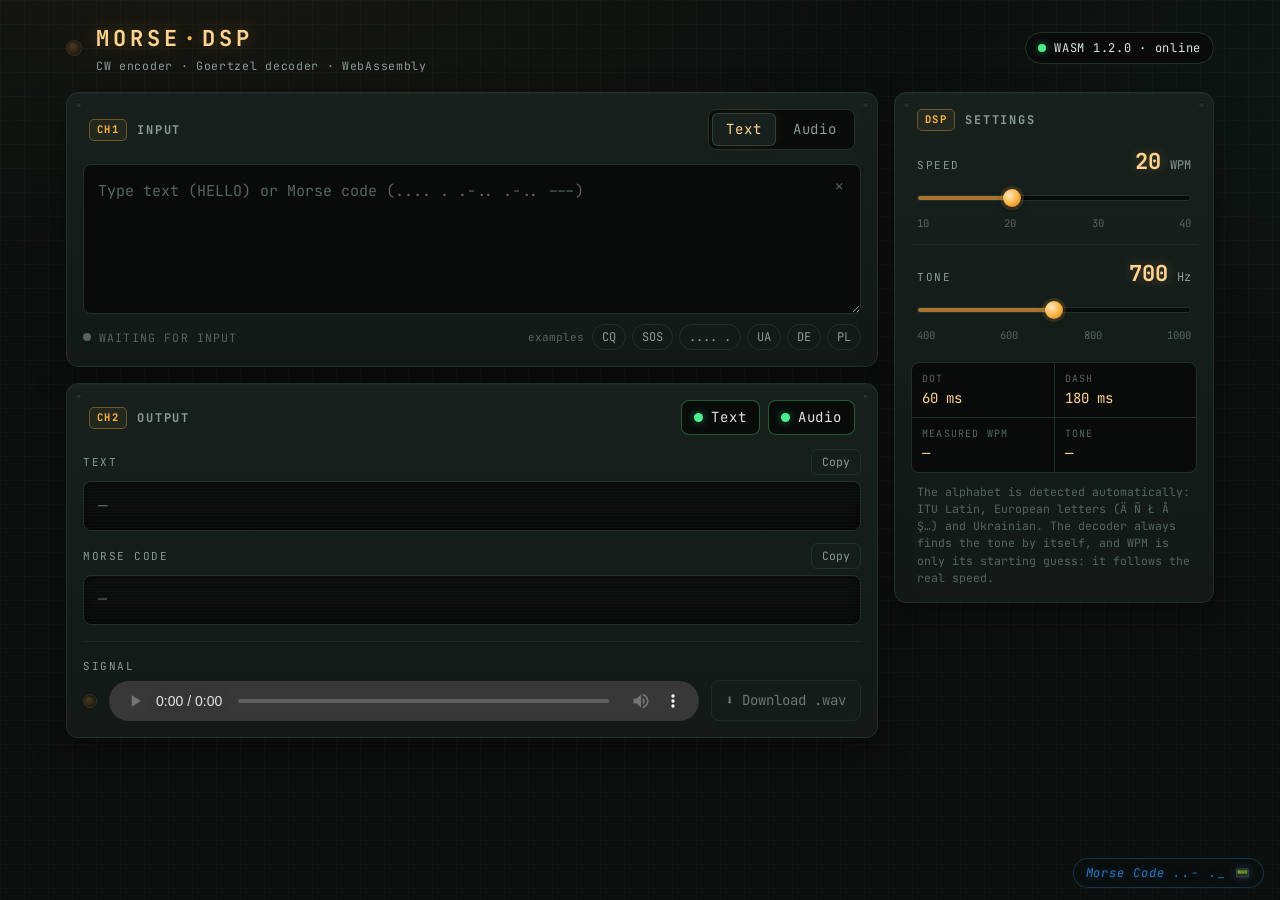
<file: docs/index.html>
<!doctype html>
<html lang="en">
<head>
  <meta charset="utf-8">
  <meta name="viewport" content="width=device-width, initial-scale=1, viewport-fit=cover">
  <title>morse-dsp · CW console</title>
  <meta name="description" content="Morse code (CW) encoder and streaming DSP decoder in Go and WebAssembly: text ⇄ Morse ⇄ audio with automatic language and tone detection (ITU Latin, European letters, Ukrainian).">
  <meta name="theme-color" content="#0b0f0e">
  <meta name="color-scheme" content="dark">
  <link rel="icon" href="data:image/svg+xml,%3Csvg xmlns='http://www.w3.org/2000/svg' viewBox='0 0 32 32'%3E%3Crect width='32' height='32' rx='7' fill='%230f1513'/%3E%3Ccircle cx='8' cy='16' r='3' fill='%23ffb547'/%3E%3Crect x='14' y='13' width='12' height='6' rx='3' fill='%23ffb547'/%3E%3C/svg%3E">
  <link rel="preconnect" href="https://fonts.googleapis.com">
  <link rel="preconnect" href="https://fonts.gstatic.com" crossorigin>
  <link rel="stylesheet" href="https://fonts.googleapis.com/css2?family=JetBrains+Mono:wght@400;500;700&display=swap">
  <link rel="stylesheet" href="style.css">
</head>
<body>
  <div class="console">
    <header class="topbar">
      <div class="brand">
        <span class="lamp" id="brandLamp" aria-hidden="true"></span>
        <div>
          <h1>MORSE<span class="dot">·</span>DSP</h1>
          <p class="brand-sub">CW encoder · Goertzel decoder · WebAssembly</p>
        </div>
      </div>
      <div class="status" id="wasmStatus" data-state="loading" role="status">
        <span class="status-led" aria-hidden="true"></span>
        <span class="status-text">WASM: loading…</span>
      </div>
    </header>

    <main class="grid">
      <!-- ============ INPUT ============ -->
      <section class="panel panel-input" aria-labelledby="inTitle">
        <div class="panel-head">
          <h2 id="inTitle"><span class="ch">CH1</span>Input</h2>
          <div class="tabs" role="tablist" aria-label="Source">
            <button type="button" role="tab" id="tabText" aria-controls="paneText" aria-selected="true">Text</button>
            <button type="button" role="tab" id="tabAudio" aria-controls="paneAudio" aria-selected="false" tabindex="-1">Audio</button>
          </div>
        </div>

        <div class="pane" id="paneText" role="tabpanel" aria-labelledby="tabText">
          <div class="textarea-wrap">
            <textarea id="textIn" spellcheck="false" autocomplete="off" maxlength="1000"
              aria-label="Text or Morse code"
              placeholder="Type text (HELLO) or Morse code (.... . .-.. .-.. ---)"></textarea>
            <button type="button" class="icon-btn clear-btn" id="clearBtn" title="Clear" aria-label="Clear the field">✕</button>
          </div>
          <div class="pane-foot">
            <span class="detect" id="detectBadge" data-kind="empty"><span class="detect-led" aria-hidden="true"></span><span id="detectText">waiting for input</span></span>
            <div class="examples">
              <span class="examples-label">examples</span>
              <button type="button" class="chip" data-example="CQ CQ DE MORSE DSP K">CQ</button>
              <button type="button" class="chip" data-example="... --- ...">SOS</button>
              <button type="button" class="chip" data-example=".... . .-.. .-.. --- / .-- --- .-. .-.. -..">.... .</button>
              <button type="button" class="chip" data-example="ПРИВІТ, ЕФІРЕ! 73">UA</button>
              <button type="button" class="chip" data-example="GRÜẞE AUS MÜNCHEN 73">DE</button>
              <button type="button" class="chip" data-example="DZIĘKUJĘ ZA ŁĄCZNOŚĆ 73">PL</button>
            </div>
          </div>
        </div>

        <div class="pane" id="paneAudio" role="tabpanel" aria-labelledby="tabAudio" hidden>
          <label class="dropzone" id="dropzone">
            <input type="file" id="fileIn" accept=".wav,audio/wav,audio/x-wav,audio/wave">
            <span class="dz-icon" aria-hidden="true">⇪</span>
            <span class="dz-main">Drop a .wav here or <u>choose a file</u></span>
            <span class="dz-sub">PCM 8/16/24/32-bit or float · mono or stereo · any sample rate</span>
          </label>

          <div class="testgen">
            <button type="button" class="btn btn-accent" id="genBtn">
              <span aria-hidden="true">⚡</span> Generate noisy test signal
            </button>
            <label class="snr" for="snrIn">
              <span class="snr-label">SNR</span>
              <input type="range" id="snrIn" min="-5" max="30" step="1" value="10">
              <output id="snrOut" for="snrIn">10 dB</output>
            </label>
          </div>
          <p class="hint" id="genHint">Uses the phrase from the Text tab (or a default one) with the speed and tone from the DSP settings.</p>

          <div class="audio-in" id="audioInBox" hidden>
            <div class="audio-in-head">
              <span class="file-name" id="audioInName"></span>
              <span class="meta" id="audioInMeta"></span>
            </div>
            <div class="player-row">
              <span class="keylamp" id="inLamp" title="Key" aria-hidden="true"></span>
              <audio id="audioInPlayer" controls preload="metadata"></audio>
            </div>
            <div class="compare" id="compareLine" hidden></div>
          </div>
        </div>
      </section>

      <!-- ============ SETTINGS ============ -->
      <aside class="panel panel-settings" aria-labelledby="dspTitle">
        <div class="panel-head">
          <h2 id="dspTitle"><span class="ch">DSP</span>Settings</h2>
        </div>

        <div class="field field-wpm">
          <div class="field-head">
            <label class="label" for="wpmIn">Speed</label>
            <output class="readout" id="wpmOut" for="wpmIn"><b>20</b> WPM</output>
          </div>
          <input type="range" id="wpmIn" min="10" max="40" step="1" value="20">
          <div class="scale" aria-hidden="true"><span>10</span><span>20</span><span>30</span><span>40</span></div>
        </div>

        <div class="field field-freq">
          <div class="field-head">
            <label class="label" for="freqIn">Tone</label>
            <output class="readout" id="freqOut" for="freqIn"><b>700</b> Hz</output>
          </div>
          <input type="range" id="freqIn" min="400" max="1000" step="10" value="700">
          <div class="scale" aria-hidden="true"><span>400</span><span>600</span><span>800</span><span>1000</span></div>
        </div>

        <dl class="meter" id="meter">
          <div><dt>Dot</dt><dd id="mDot">60 ms</dd></div>
          <div><dt>Dash</dt><dd id="mDash">180 ms</dd></div>
          <div><dt>Measured WPM</dt><dd id="mWpm">—</dd></div>
          <div><dt>Tone</dt><dd id="mTone">—</dd></div>
        </dl>
        <p class="hint">The alphabet is detected automatically: ITU Latin, European letters (Ä Ñ Ł Å Ş…) and Ukrainian. The decoder always finds the tone by itself, and WPM is only its starting guess: it follows the real speed.</p>
      </aside>

      <!-- ============ OUTPUT ============ -->
      <section class="panel panel-output" aria-labelledby="outTitle">
        <div class="panel-head">
          <h2 id="outTitle"><span class="ch">CH2</span>Output</h2>
          <div class="toggles" role="group" aria-label="What to output">
            <label class="toggle" id="toggleText">
              <input type="checkbox" id="outText" checked>
              <span class="toggle-led" aria-hidden="true"></span>Text
            </label>
            <label class="toggle" id="toggleAudio">
              <input type="checkbox" id="outAudio" checked>
              <span class="toggle-led" aria-hidden="true"></span>Audio
            </label>
          </div>
        </div>
        <p class="toggle-hint" id="toggleHint" aria-live="polite"></p>

        <div class="notices" id="notices" aria-live="polite"></div>

        <div class="out-block" id="textBlock">
          <div class="lcd-field">
            <div class="lcd-head">
              <span class="lcd-title">Text<span class="lang-tag" id="langTag" title="Alphabet, detected automatically" hidden></span></span>
              <button type="button" class="copy" data-copy="plainOut">Copy</button>
            </div>
            <div class="lcd lcd-text" id="plainOut" data-placeholder="—"></div>
          </div>
          <div class="lcd-field">
            <div class="lcd-head">
              <span class="lcd-title">Morse code</span>
              <button type="button" class="copy" data-copy="morseOut">Copy</button>
            </div>
            <div class="lcd lcd-morse" id="morseOut" data-placeholder="—"></div>
          </div>
          <div class="tape-wrap" aria-hidden="true"><canvas class="tape" id="tape" hidden></canvas></div>
        </div>

        <div class="out-block" id="audioBlock">
          <div class="lcd-head">
            <span class="lcd-title" id="audioLabel">Signal</span>
            <span class="meta" id="audioMeta"></span>
          </div>
          <div class="player-row">
            <span class="keylamp" id="outLamp" title="Key" aria-hidden="true"></span>
            <audio id="audioOut" controls preload="auto"></audio>
            <a class="btn" id="downloadBtn" download="morse.wav" aria-disabled="true">⬇ Download .wav</a>
          </div>
        </div>
      </section>
    </main>
  </div>

  <p class="signature"><em>Morse Code <span class="sig-code">..- ._</span></em> 📟</p>

  <script src="wasm_exec.js"></script>
  <script src="app.js"></script>
</body>
</html>
</file>
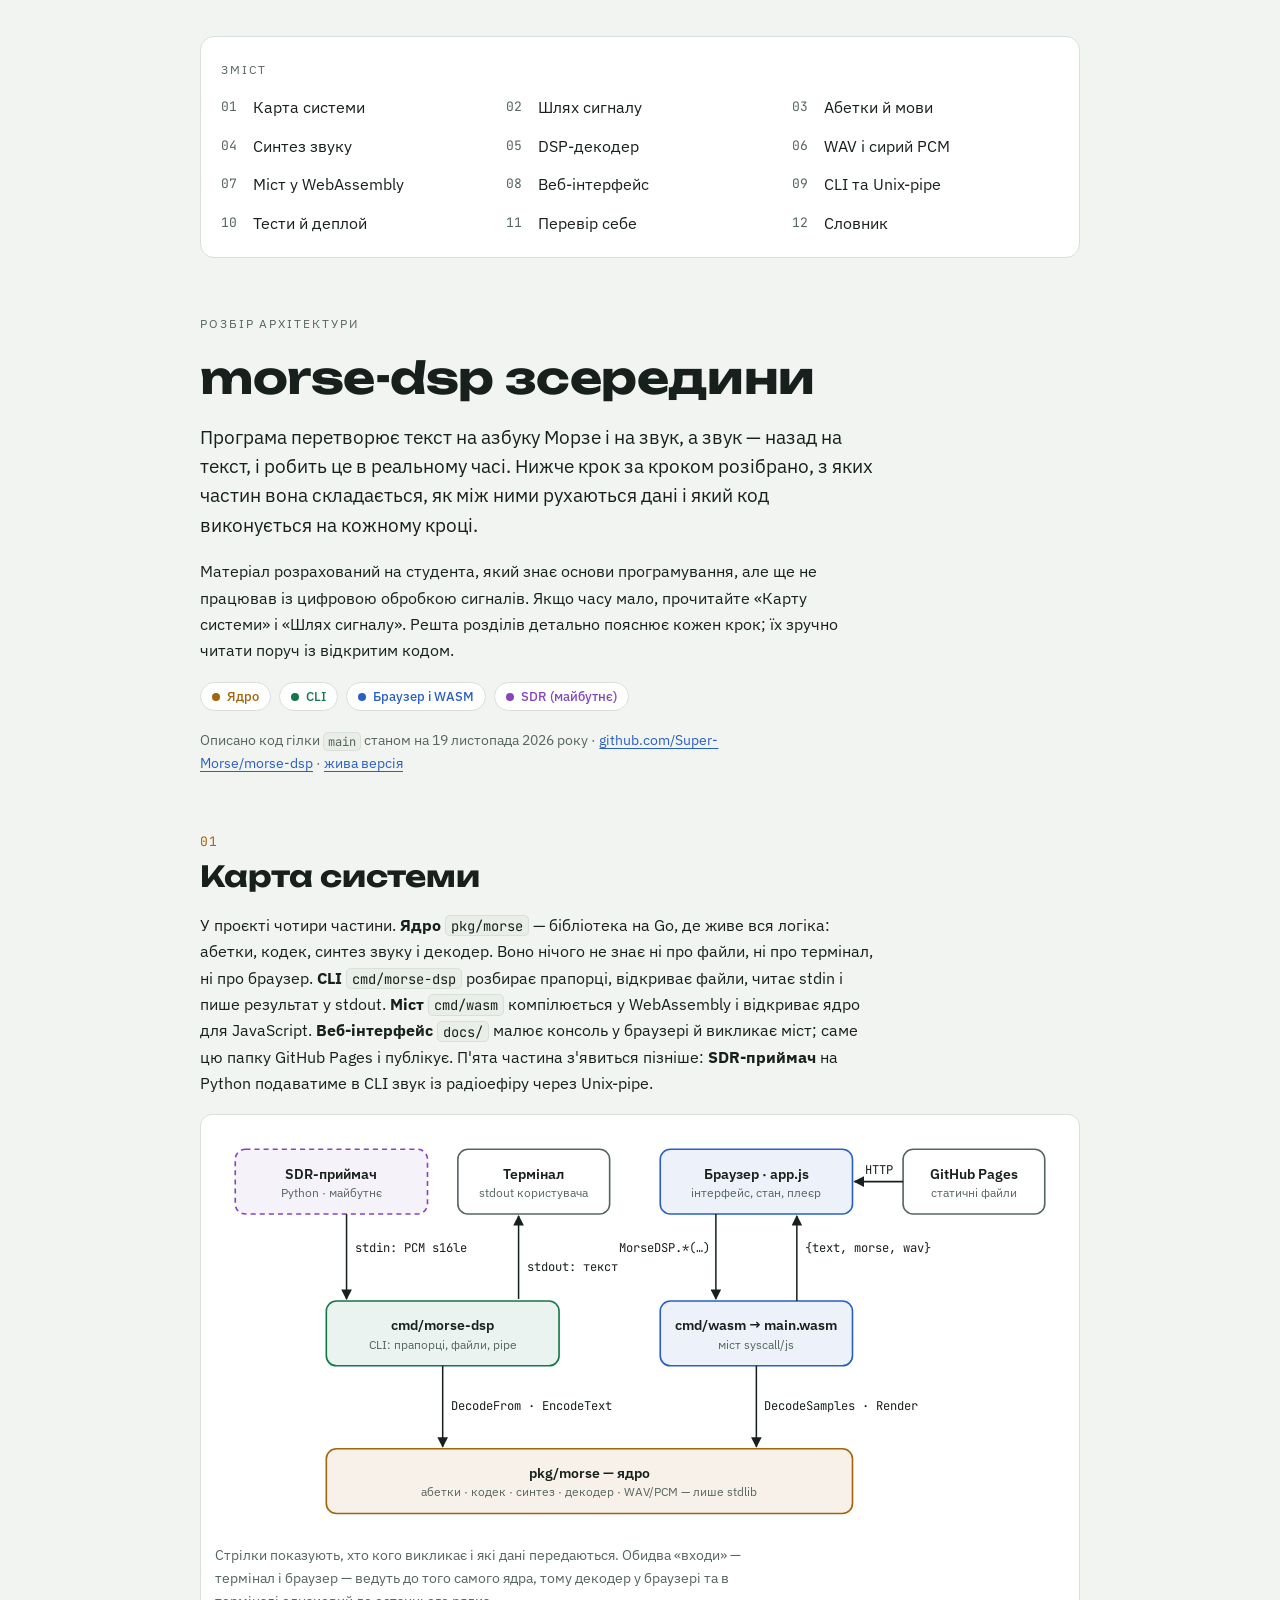
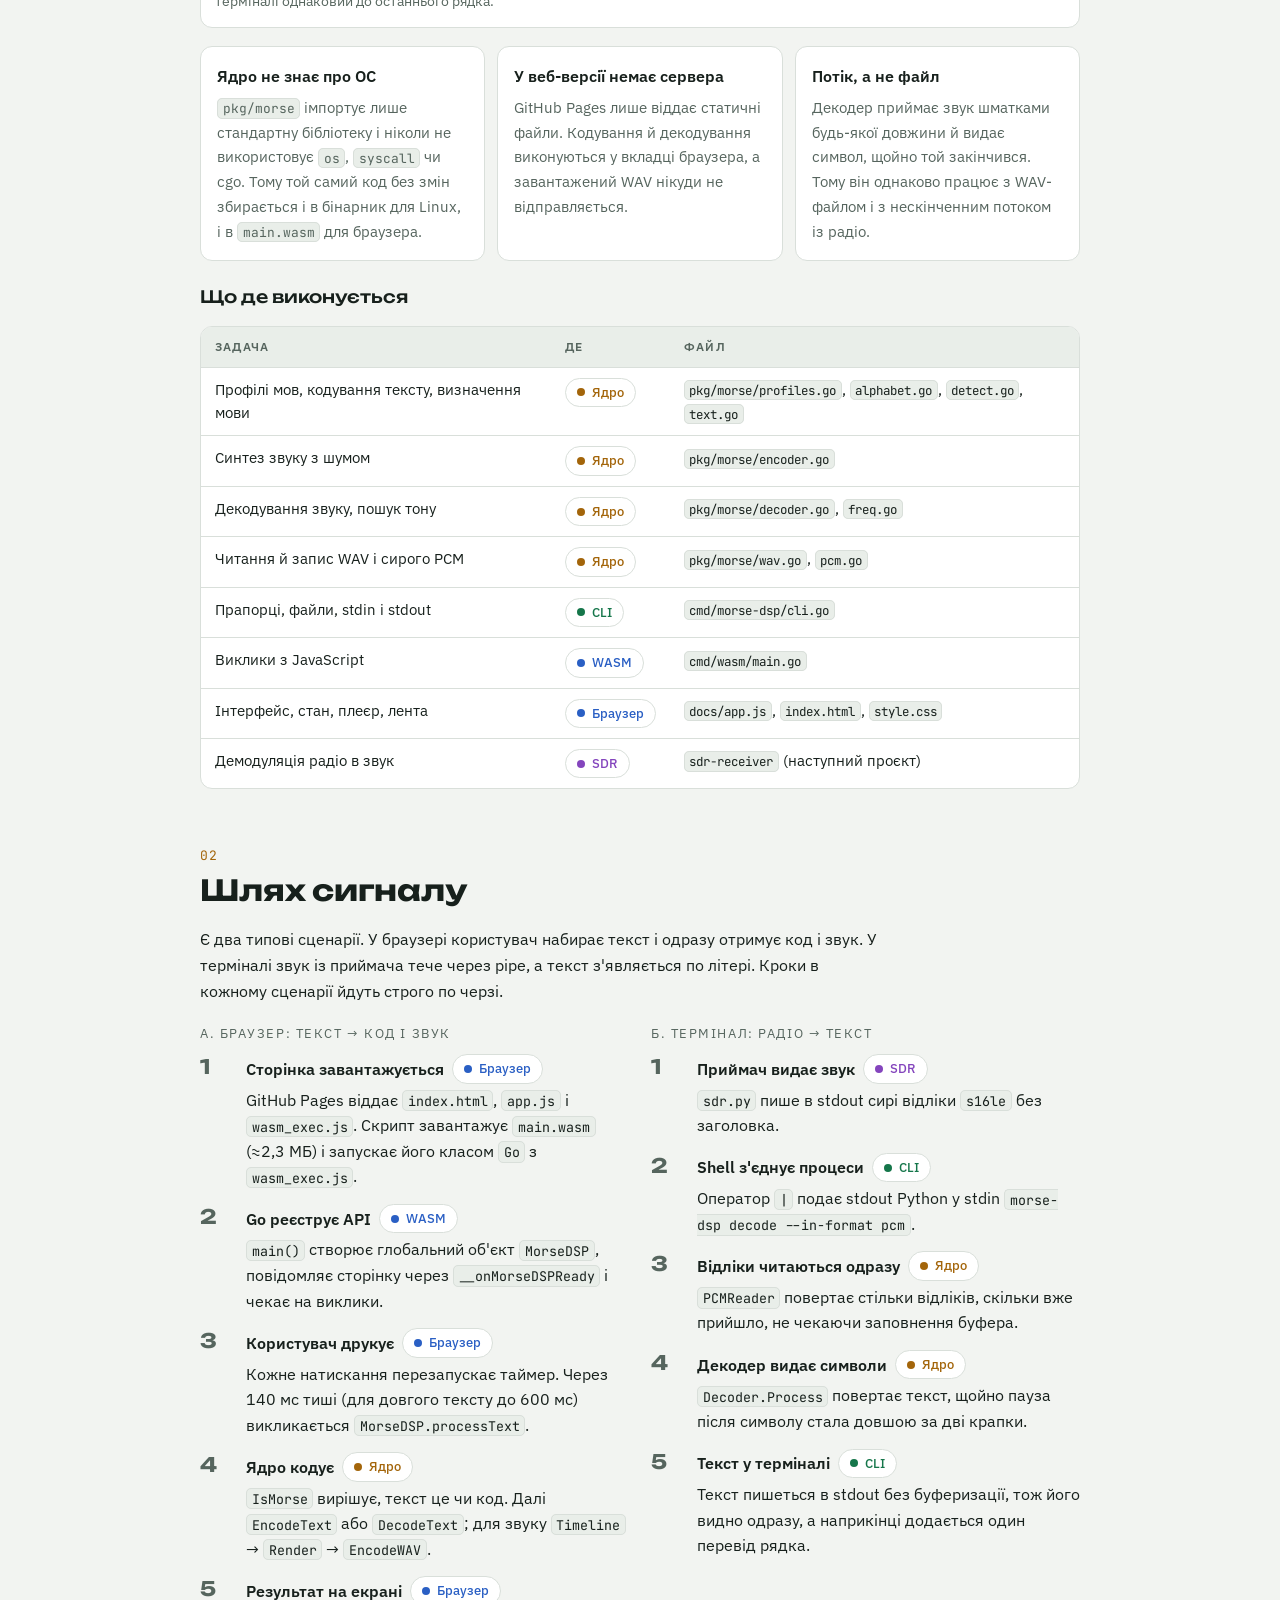
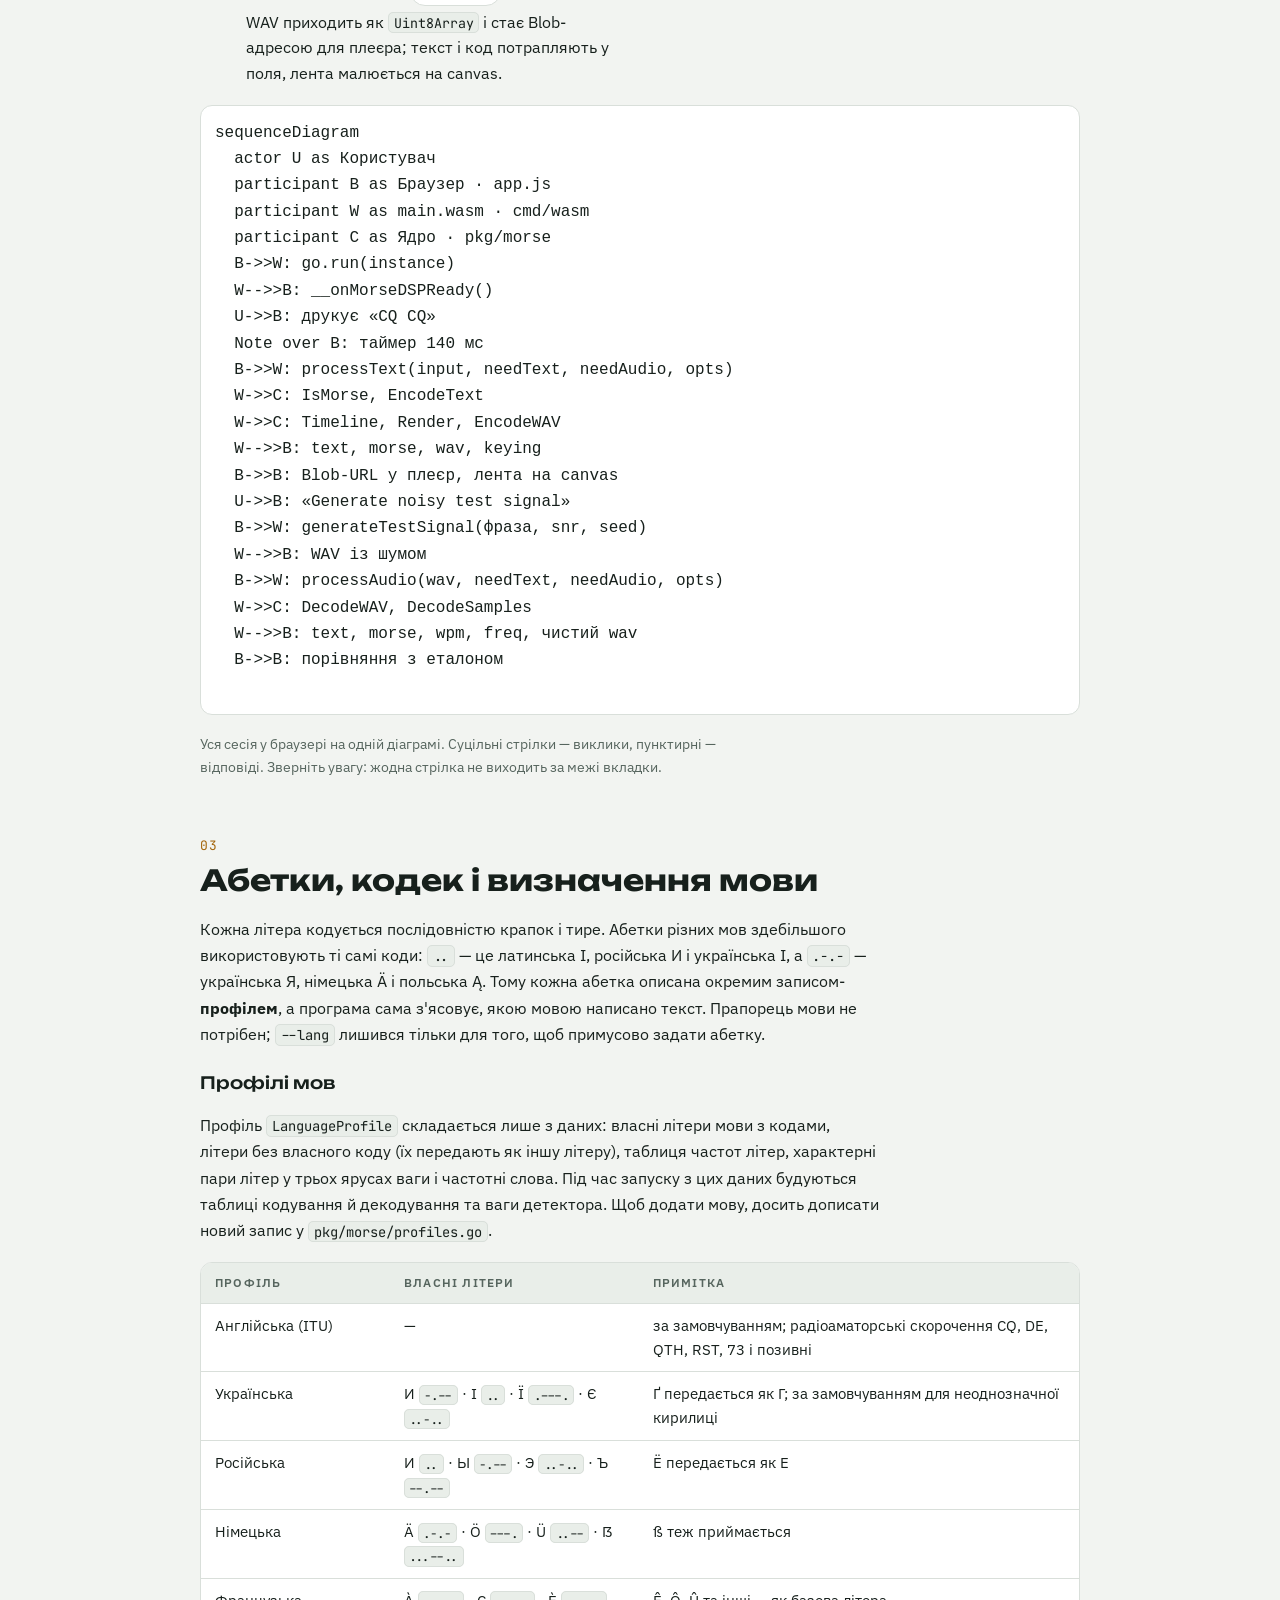
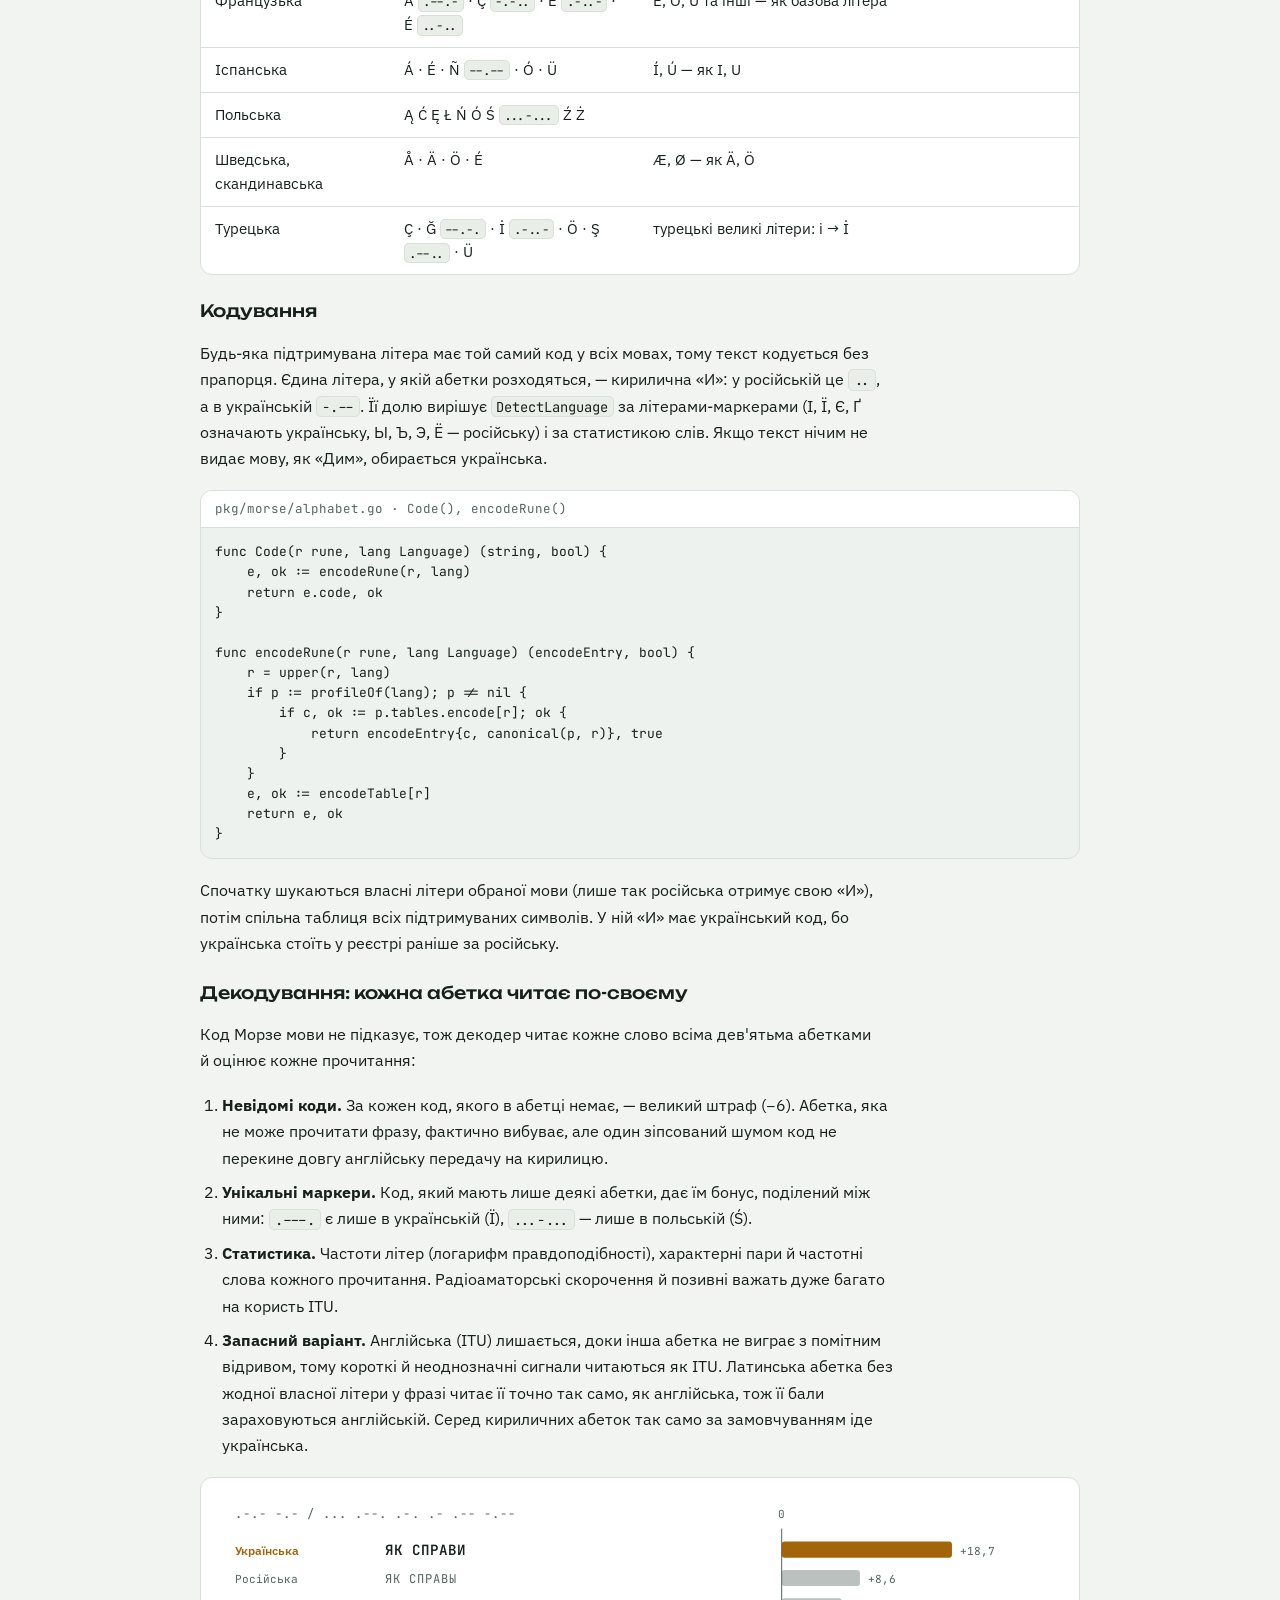
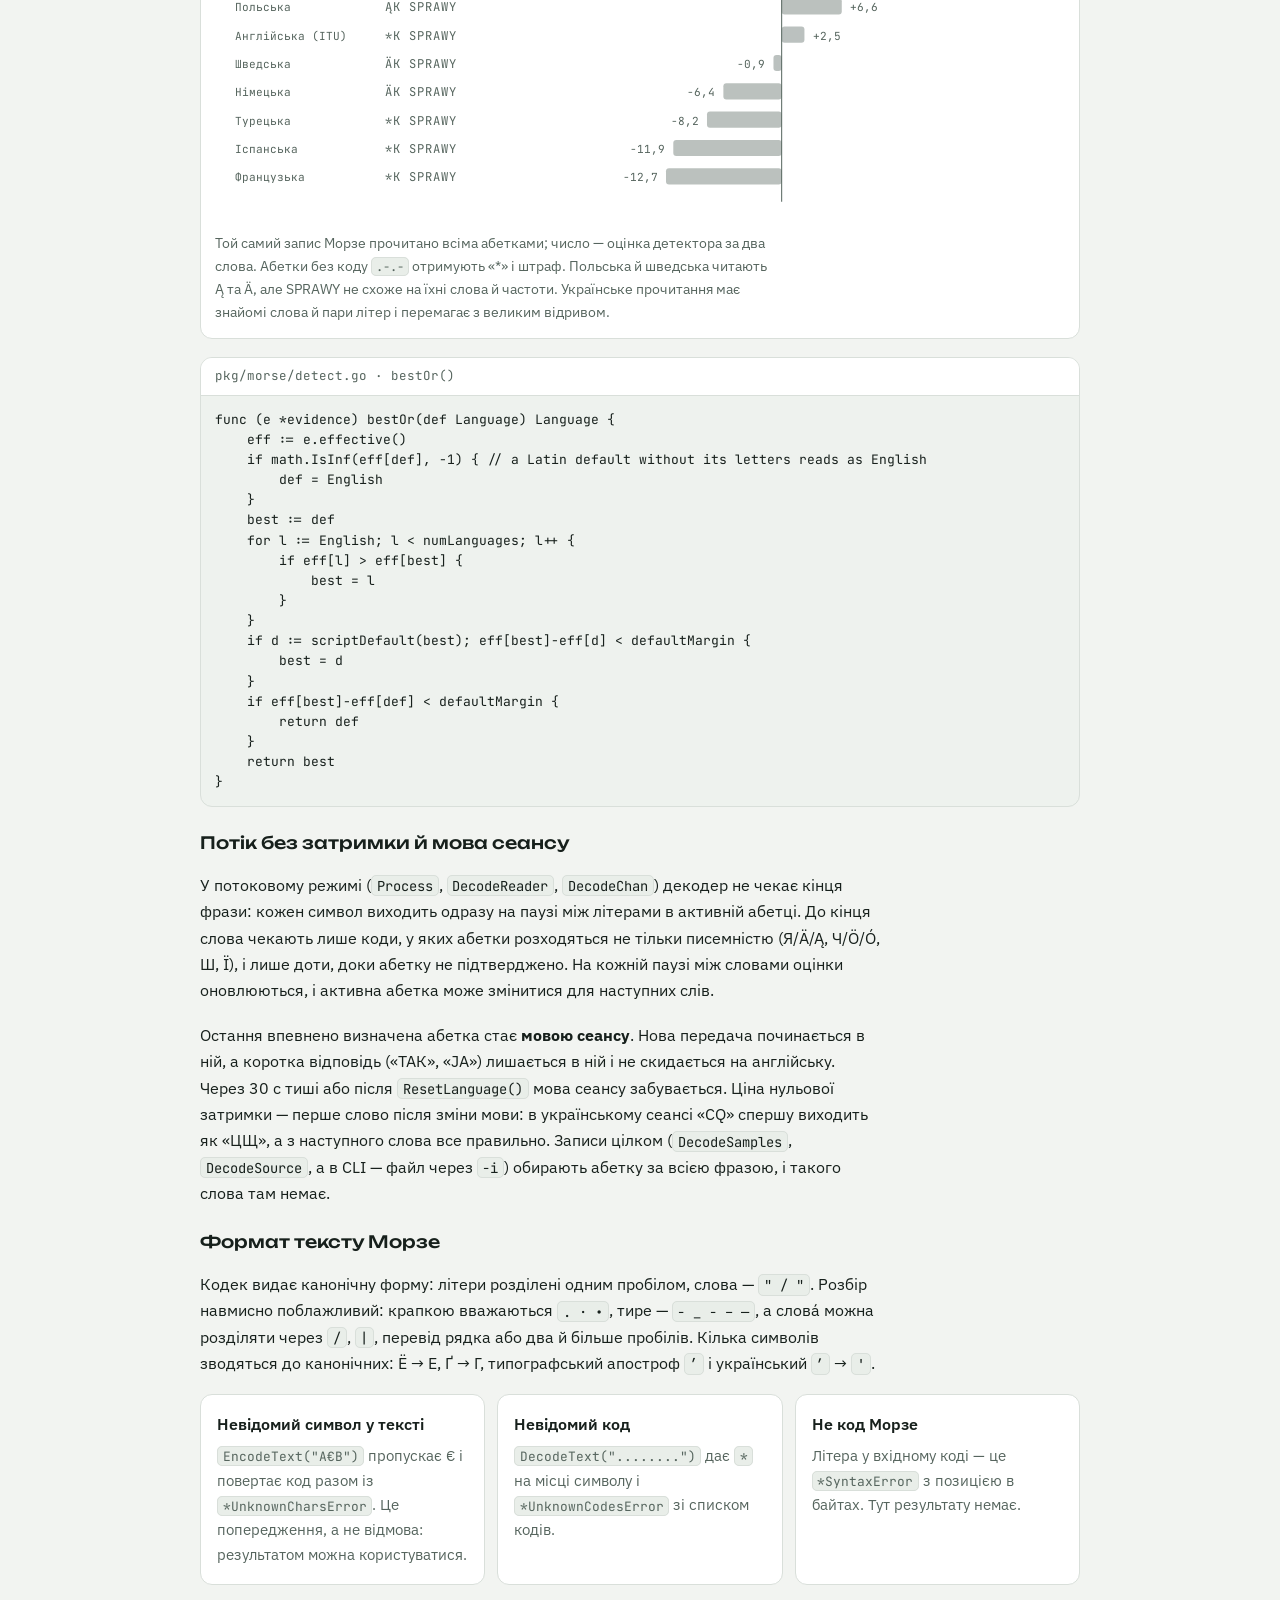
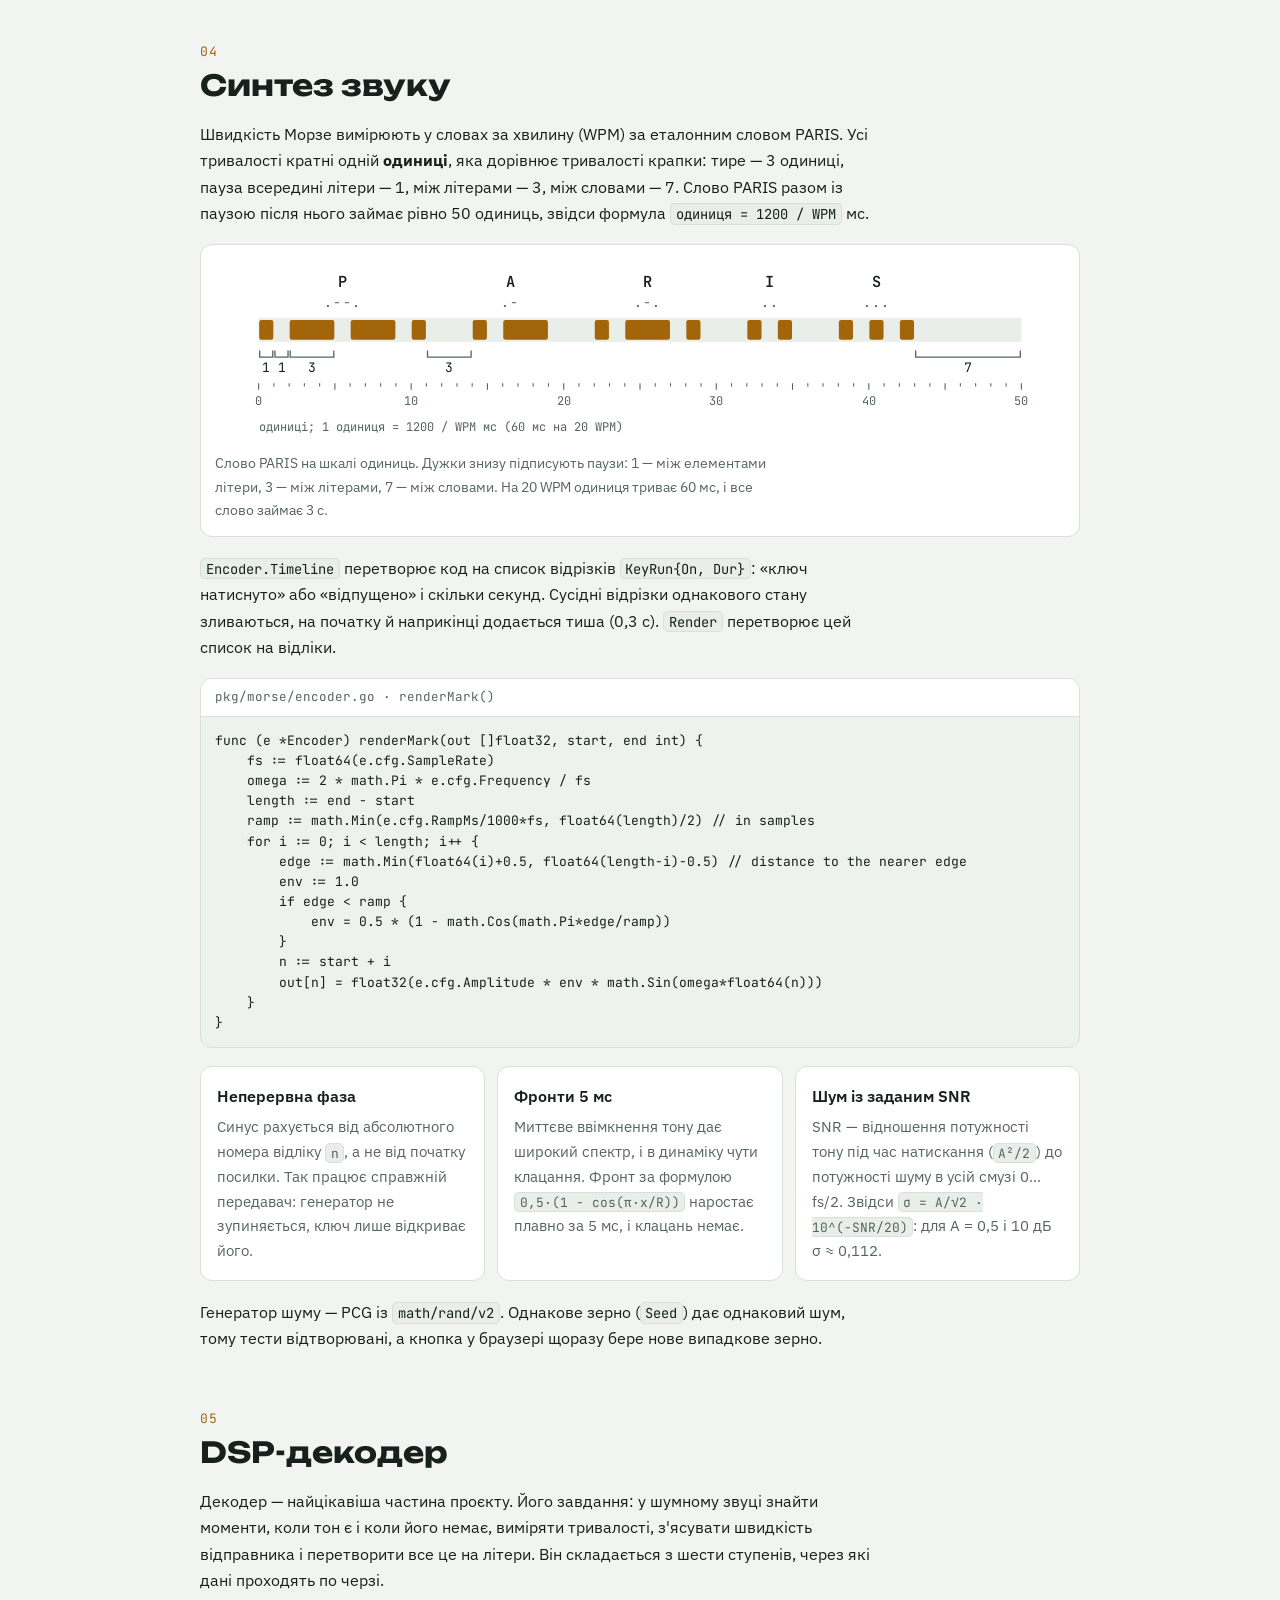
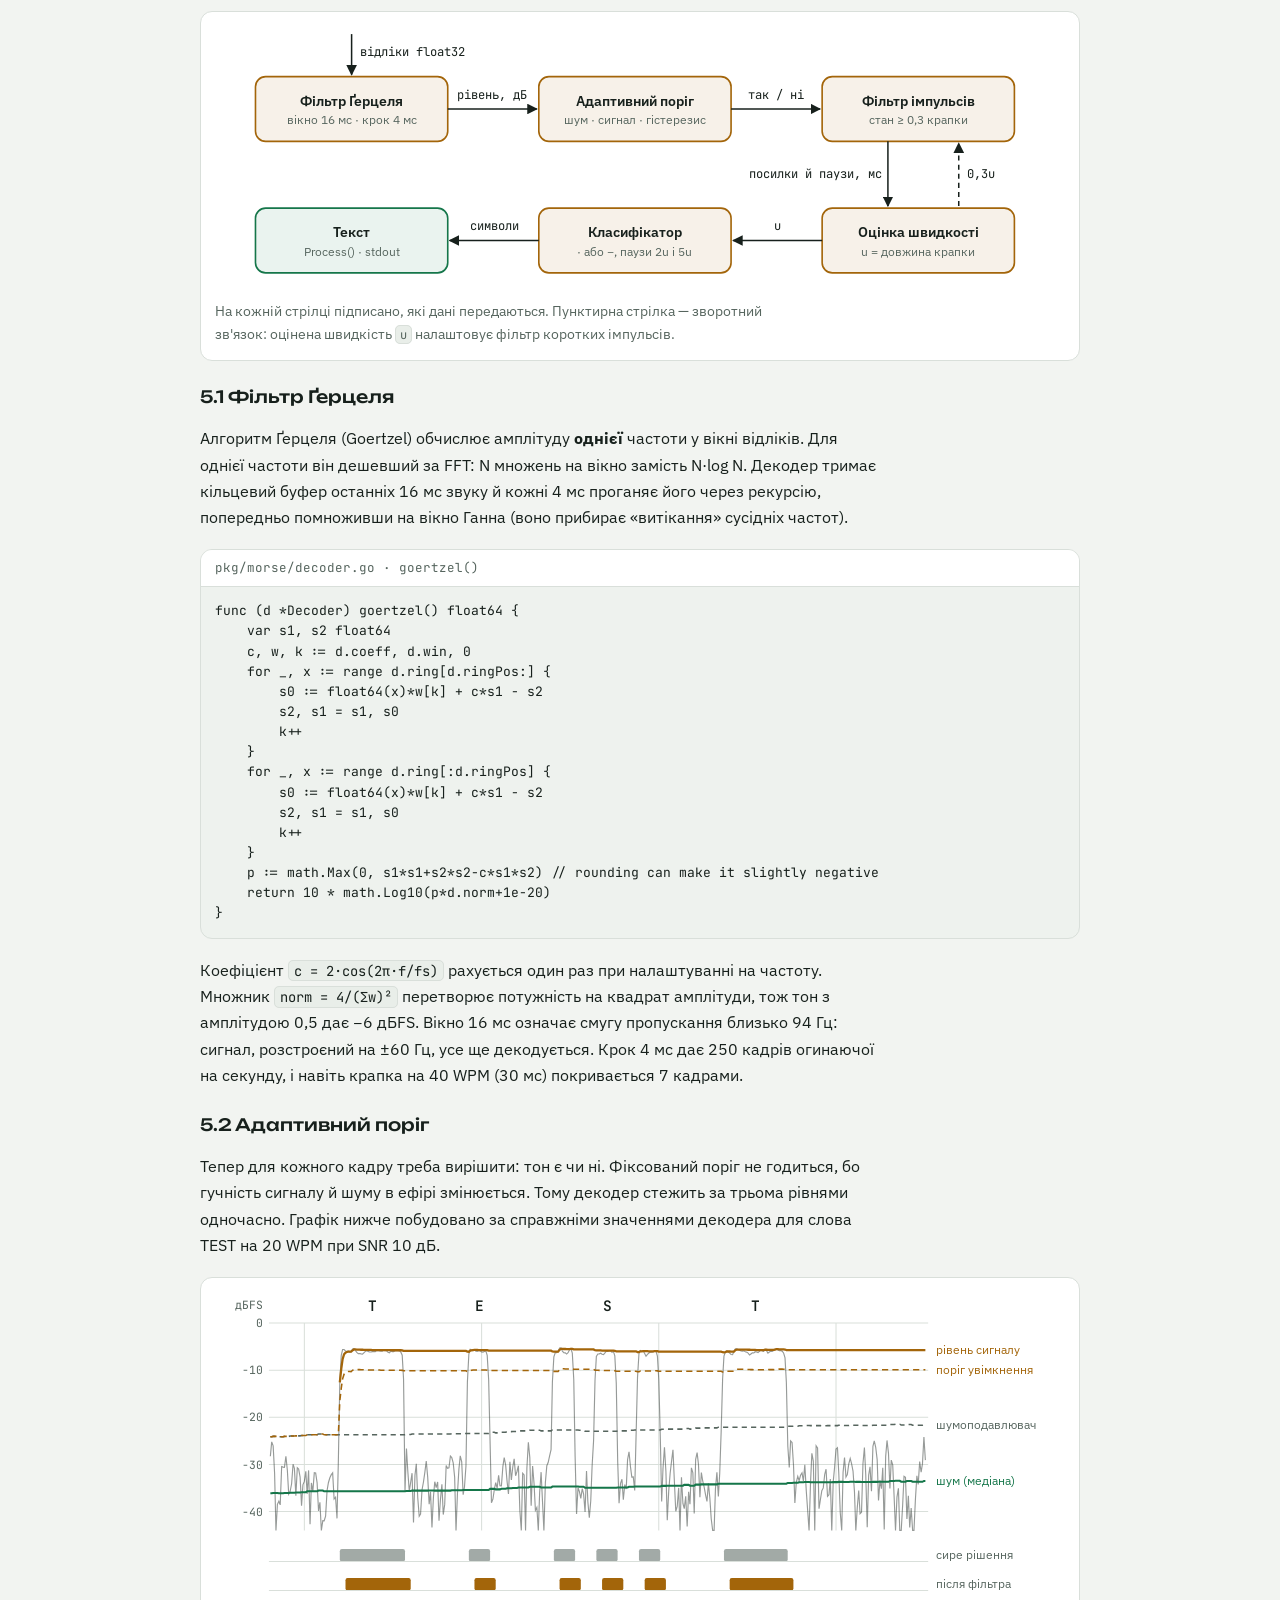
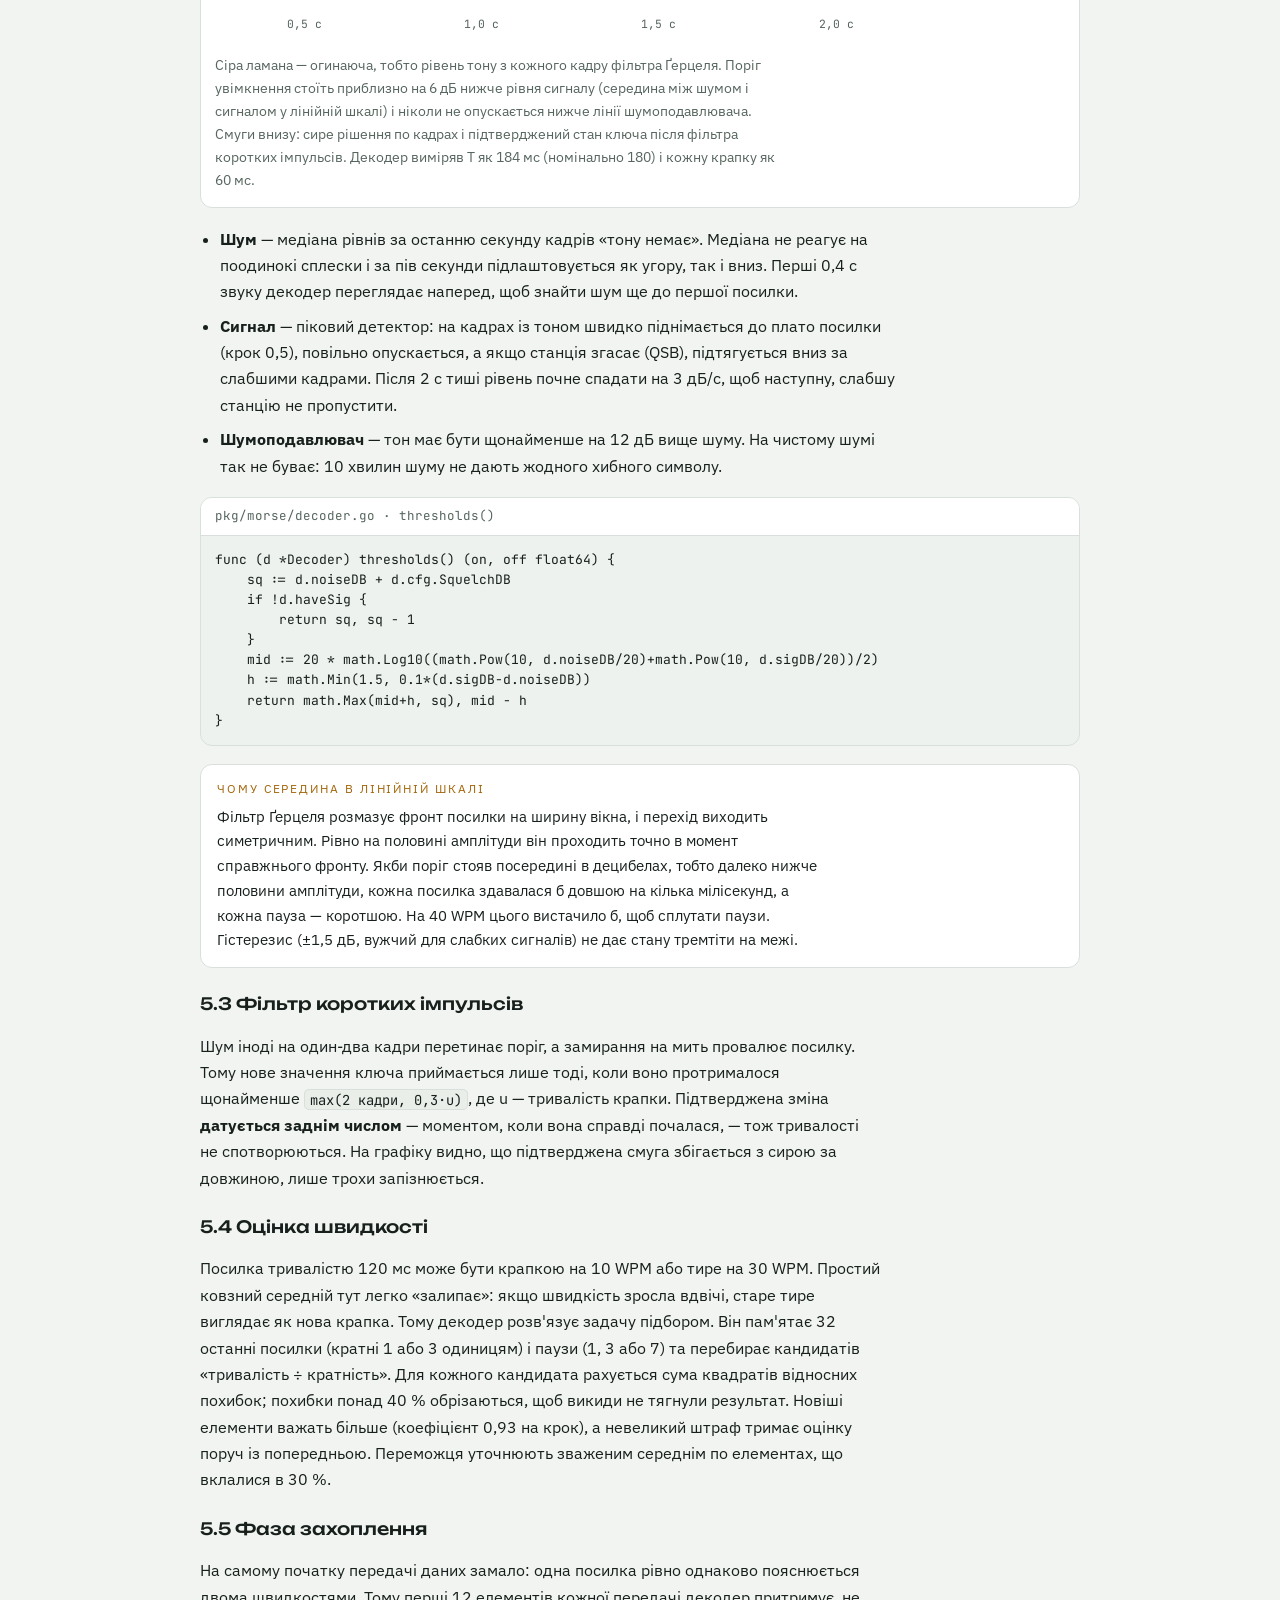
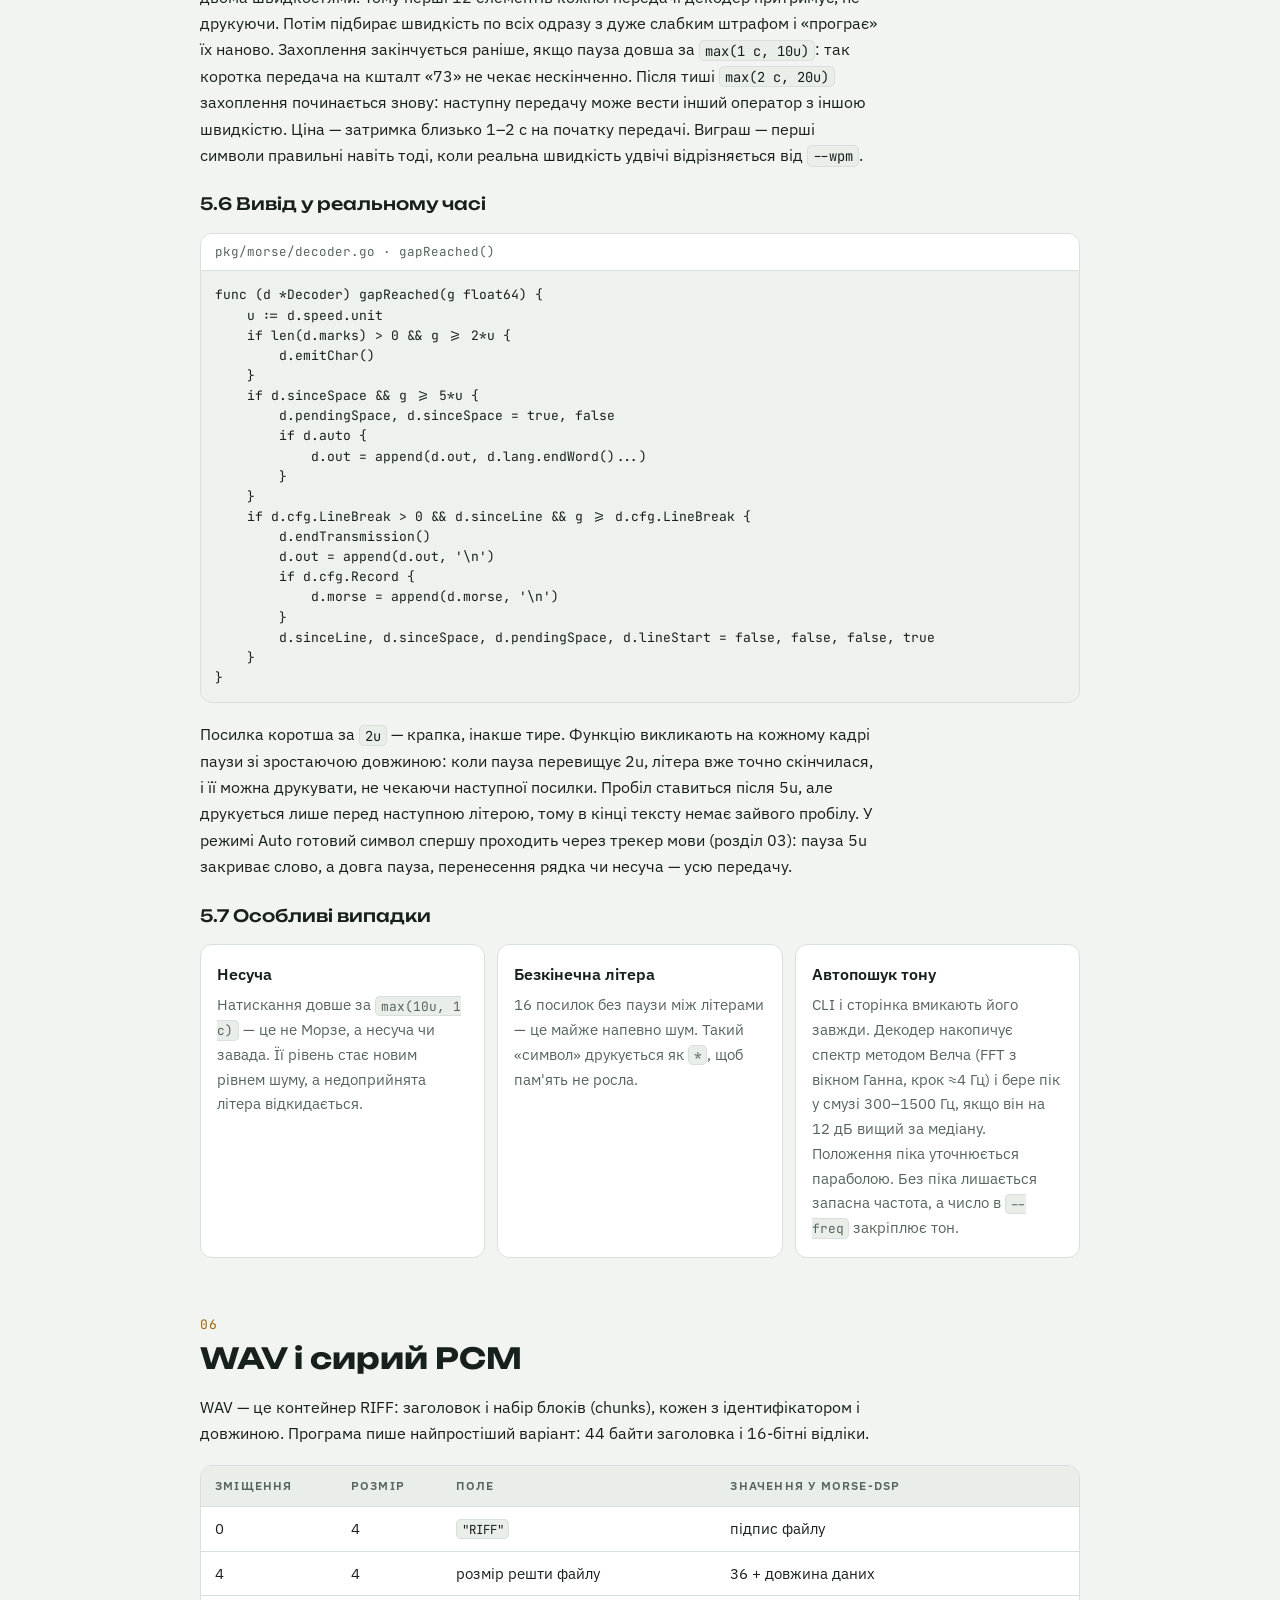
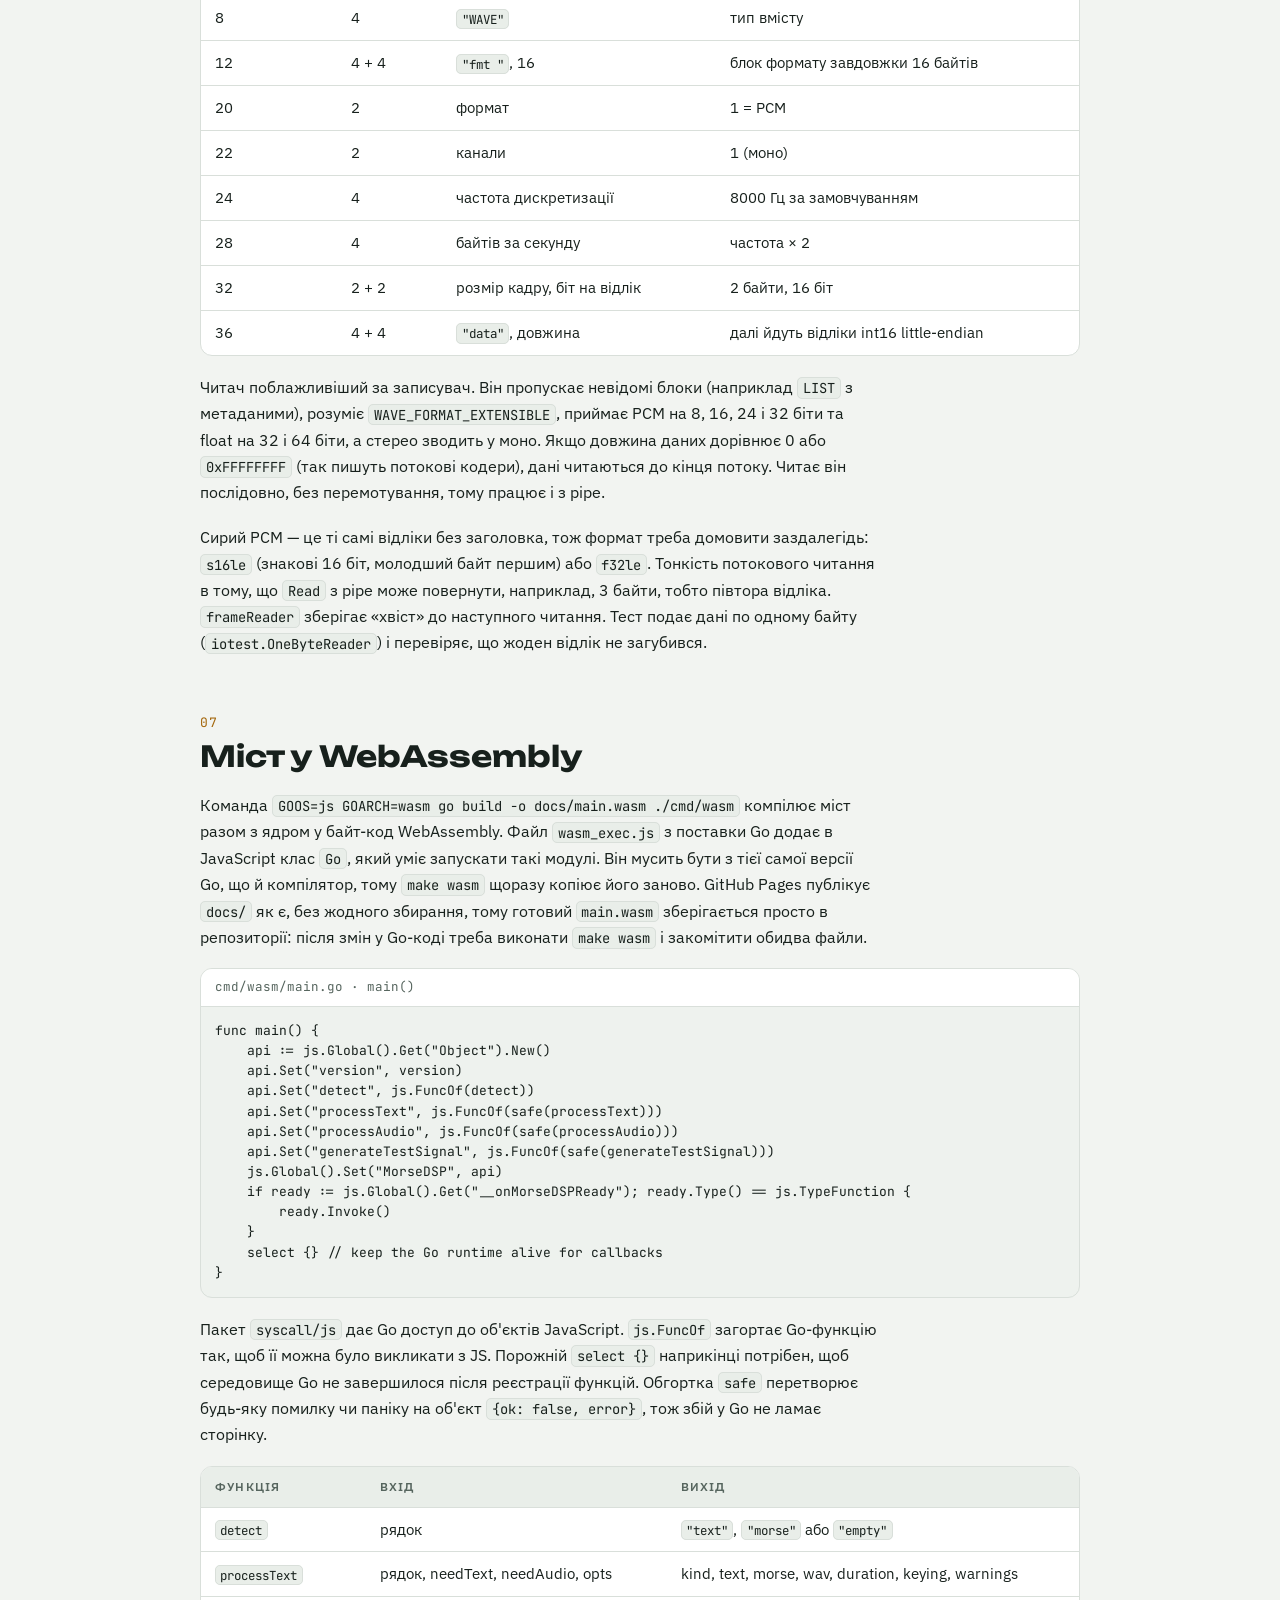
<file: docs/learn.html>
<!doctype html>
<html lang="uk">
<head>
<meta charset="utf-8">
<meta name="viewport" content="width=device-width, initial-scale=1, viewport-fit=cover">
<title>morse-dsp зсередини · навчальний матеріал</title>
<meta name="description" content="Навчальний розбір проєкту morse-dsp для студента: абетки Морзе й автоматичне визначення мови, синтез звуку, DSP-декодер Гьорцеля, WebAssembly, CLI і Unix-pipe.">
<link rel="icon" href="data:image/svg+xml,%3Csvg xmlns='http://www.w3.org/2000/svg' viewBox='0 0 32 32'%3E%3Crect width='32' height='32' rx='7' fill='%230f1513'/%3E%3Ccircle cx='8' cy='16' r='3' fill='%23ffb547'/%3E%3Crect x='14' y='13' width='12' height='6' rx='3' fill='%23ffb547'/%3E%3C/svg%3E">
<link rel="preconnect" href="https://fonts.googleapis.com">
<link rel="preconnect" href="https://fonts.gstatic.com" crossorigin>
<link rel="stylesheet" href="https://fonts.googleapis.com/css2?family=IBM+Plex+Sans:wght@400;500;600&family=JetBrains+Mono:wght@400;600&family=Unbounded:wght@500;700&display=swap">
<style>
/* Layout: one reading column (~860px) of numbered chapters, like a lab handout; tables, code and figures scroll inside their own boxes. */
:root {
  --paper: #f2f4f1;
  --surface: #ffffff;
  --ink: #17201c;
  --muted: #56655e;
  --line: #d9dfda;
  --soft: #e9eee9;
  --code: #eef2ee;
  --core: #a3650a;   /* ядро: бурштин, як індикатори консолі */
  --cli: #15764a;    /* CLI: зелений */
  --web: #2a5fc4;    /* браузер і WASM: синій */
  --sdr: #8445bd;    /* SDR: фіолетовий */
  --sig: #1b6ccc;    /* підпис: французький синій */
  --display: "Unbounded", "Segoe UI", system-ui, sans-serif;
  --body: "IBM Plex Sans", "Segoe UI", system-ui, -apple-system, sans-serif;
  --mono: "JetBrains Mono", ui-monospace, "SFMono-Regular", Menlo, Consolas, monospace;
}
@media (prefers-color-scheme: dark) {
  :root:not([data-theme="light"]) {
    --paper: #0e1311; --surface: #151c19; --ink: #e3e9e5; --muted: #97a69f; --line: #28342f; --soft: #1b2420; --code: #0b100e;
    --core: #ffb547; --cli: #52d892; --web: #84abff; --sdr: #c8a0ff; --sig: #318ce7;
    color-scheme: dark;
  }
}
:root[data-theme="dark"] {
  --paper: #0e1311; --surface: #151c19; --ink: #e3e9e5; --muted: #97a69f; --line: #28342f; --soft: #1b2420; --code: #0b100e;
  --core: #ffb547; --cli: #52d892; --web: #84abff; --sdr: #c8a0ff; --sig: #318ce7;
  color-scheme: dark;
}

body { background: var(--paper); color: var(--ink); font: 16px/1.65 var(--body); }
.wrap {
  max-width: 880px; margin: 0 auto;
  padding-block: 28px 56px;
  padding-left: max(16px, env(safe-area-inset-left, 0px));
  padding-right: max(16px, env(safe-area-inset-right, 0px));
  display: grid; gap: 56px;
}
a { color: var(--web); text-underline-offset: 3px; }
a:focus-visible, summary:focus-visible, button:focus-visible { outline: 2px solid var(--core); outline-offset: 3px; border-radius: 4px; }
code, kbd { font-family: var(--mono); font-size: 0.86em; background: var(--soft); border: 1px solid var(--line); padding: 0.05em 0.35em; border-radius: 5px; overflow-wrap: anywhere; }
h1, h2, h3 { font-family: var(--display); line-height: 1.2; text-wrap: balance; margin: 0; }
h1 { font-size: clamp(28px, 6vw, 44px); font-weight: 700; letter-spacing: -0.01em; }
h2 { font-size: clamp(22px, 4.2vw, 29px); font-weight: 700; }
h3 { font-size: 17px; font-weight: 500; margin-top: 8px; }
p { margin: 0; max-width: 68ch; }
section { display: grid; gap: 18px; scroll-margin-top: 16px; }
.num { font-family: var(--mono); font-size: 13px; color: var(--core); letter-spacing: 0.08em; display: block; margin-bottom: 6px; }
.eyebrow { font-size: 12px; letter-spacing: 0.16em; text-transform: uppercase; color: var(--muted); }
.lead { font-size: 19px; line-height: 1.55; max-width: 62ch; }
.small { font-size: 14px; color: var(--muted); }

/* table of contents */
.toc { border: 1px solid var(--line); background: var(--surface); border-radius: 14px; padding: 18px 20px; }
.toc ol { list-style: none; margin: 10px 0 0; padding: 0; display: grid; grid-template-columns: repeat(auto-fill, minmax(210px, 1fr)); gap: 6px 18px; }
.toc a { color: var(--ink); text-decoration: none; display: flex; gap: 10px; padding: 3px 0; }
.toc a:hover { color: var(--core); }
.toc a span { font-family: var(--mono); color: var(--muted); font-size: 13px; min-width: 22px; padding-top: 2px; }

/* participant chips */
.chips { display: flex; flex-wrap: wrap; gap: 8px; }
.chip { display: inline-flex; align-items: center; gap: 7px; font-size: 13px; font-weight: 500; padding: 3px 11px; border-radius: 999px; border: 1px solid var(--line); background: var(--surface); white-space: nowrap; }
.chip::before { content: ""; width: 8px; height: 8px; border-radius: 50%; background: currentColor; }
.chip.core { color: var(--core); } .chip.cli { color: var(--cli); } .chip.web { color: var(--web); } .chip.sdr { color: var(--sdr); }

/* cards */
.cards { display: grid; grid-template-columns: repeat(auto-fit, minmax(220px, 1fr)); gap: 12px; }
.card { background: var(--surface); border: 1px solid var(--line); border-radius: 12px; padding: 16px; display: grid; gap: 6px; align-content: start; }
.card b { font-weight: 600; }
.card p { font-size: 15px; color: var(--muted); }

/* tables */
.tbl { overflow-x: auto; border: 1px solid var(--line); border-radius: 12px; background: var(--surface); }
table { border-collapse: collapse; width: 100%; font-size: 14.5px; }
th, td { text-align: left; padding: 10px 14px; border-bottom: 1px solid var(--line); vertical-align: top; }
th { font-size: 12px; letter-spacing: 0.1em; text-transform: uppercase; color: var(--muted); font-weight: 600; background: var(--soft); white-space: nowrap; }
tr:last-child td { border-bottom: 0; }
td.mono, .tbl td code { white-space: nowrap; }
.num-col { font-variant-numeric: tabular-nums; }

/* code */
figure { margin: 0; }
figure.code { border: 1px solid var(--line); border-radius: 12px; overflow: hidden; background: var(--code); }
figure.code figcaption { font-family: var(--mono); font-size: 12.5px; color: var(--muted); padding: 8px 14px; border-bottom: 1px solid var(--line); background: var(--surface); }
figure.code pre { margin: 0; padding: 14px; overflow-x: auto; font: 13px/1.55 var(--mono); tab-size: 4; }
figure.code pre code { background: none; border: 0; padding: 0; border-radius: 0; font-size: inherit; overflow-wrap: normal; }

/* diagrams */
figure.diagram { background: var(--surface); border: 1px solid var(--line); border-radius: 12px; padding: 14px; display: grid; gap: 10px; }
figure.diagram .scroll { overflow-x: auto; }
figure.diagram svg { display: block; width: 100%; min-width: 600px; height: auto; color: var(--ink); }
figure.diagram figcaption { font-size: 14px; color: var(--muted); max-width: 70ch; }
.fig text { font-family: var(--body); }
.fig .grid { stroke: var(--line); stroke-width: 1; }
.fig .ax-t { font-size: 11px; fill: var(--muted); font-family: var(--mono); }
.fig .letter { font-size: 14px; font-weight: 600; fill: var(--ink); font-family: var(--mono); }
.fig .code-t { font-size: 12px; fill: var(--muted); font-family: var(--mono); letter-spacing: 1px; }
.fig .ln-env { stroke: var(--ink); stroke-opacity: 0.45; stroke-width: 1.1; }
.fig .ln-noise { stroke: var(--cli); stroke-width: 2; }
.fig .ln-sq { stroke: var(--muted); stroke-width: 1.5; stroke-dasharray: 5 4; }
.fig .ln-thr { stroke: var(--core); stroke-width: 1.5; stroke-dasharray: 6 4; }
.fig .ln-sig { stroke: var(--core); stroke-width: 2.2; }
.fig .lb-sig, .fig .lb-thr { font-size: 12px; fill: var(--core); }
.fig .lb-sq, .fig .lb-env, .fig .lb-key { font-size: 12px; fill: var(--muted); }
.fig .lb-noise { font-size: 12px; fill: var(--cli); }
.fig .key-raw { fill: var(--muted); fill-opacity: 0.55; }
.fig .key-ok { fill: var(--core); }
.fig .track { fill: var(--soft); }
.fig .bar { fill: var(--core); }
.fig .bar-m { fill: var(--muted); fill-opacity: 0.4; }
.fig .lb-win { font-size: 12px; font-weight: 600; fill: var(--core); }
.fig .brk { stroke: var(--muted); stroke-width: 1.2; }
.fig .brk-t { font-size: 12px; fill: var(--ink); font-family: var(--mono); }
.fig .tick { stroke: var(--muted); stroke-width: 1; }
.fig .bx { fill: var(--surface); stroke-width: 1.6; }
.fig .bx.core { stroke: var(--core); fill: color-mix(in srgb, var(--core) 9%, var(--surface)); }
.fig .bx.cli { stroke: var(--cli); fill: color-mix(in srgb, var(--cli) 9%, var(--surface)); }
.fig .bx.web { stroke: var(--web); fill: color-mix(in srgb, var(--web) 9%, var(--surface)); }
.fig .bx.sdr { stroke: var(--sdr); fill: color-mix(in srgb, var(--sdr) 7%, var(--surface)); }
.fig .bx.neutral { stroke: var(--muted); }
.fig .bx-t { font-size: 14px; font-weight: 600; fill: var(--ink); }
.fig .bx-s { font-size: 12px; fill: var(--muted); }
.fig .ar { stroke: currentColor; stroke-width: 1.5; }
.fig .ar-t { font-size: 12px; fill: var(--ink); font-family: var(--mono); }
.fig .screen { fill: var(--soft); stroke: var(--muted); stroke-width: 1.5; }
.fig .wf { stroke-width: 1.4; }
.fig .wf-in { fill: color-mix(in srgb, var(--web) 12%, var(--surface)); stroke: var(--web); }
.fig .wf-out { fill: color-mix(in srgb, var(--cli) 12%, var(--surface)); stroke: var(--cli); }
.fig .wf-set { fill: color-mix(in srgb, var(--core) 12%, var(--surface)); stroke: var(--core); }
.fig .wf-t { font-size: 12px; fill: var(--ink); font-weight: 500; }
.fig .cap-t { font-size: 13px; fill: var(--ink); font-weight: 600; }
.fig .cap-s { font-size: 12px; fill: var(--muted); }
.mermaid { background: var(--surface); border: 1px solid var(--line); border-radius: 12px; padding: 14px; overflow-x: auto; margin: 0; }

/* numbered steps (real sequences only) */
.steps { list-style: none; margin: 0; padding: 0; display: grid; gap: 14px; counter-reset: step; }
.steps > li { display: grid; grid-template-columns: 34px 1fr; gap: 4px 12px; counter-increment: step; }
.steps > li::before { content: counter(step); font-family: var(--display); font-weight: 700; font-size: 20px; color: var(--muted); grid-row: span 2; line-height: 1.3; }
.steps .st { display: flex; flex-wrap: wrap; align-items: center; gap: 8px; font-weight: 600; }
.steps p { font-size: 15.5px; color: var(--ink); }
.two { display: grid; grid-template-columns: repeat(auto-fit, minmax(300px, 1fr)); gap: 22px; align-items: start; }
.two > * { min-width: 0; }
.panel-h { font-size: 13px; letter-spacing: 0.12em; text-transform: uppercase; color: var(--muted); margin-bottom: 10px; display: block; }

/* callouts */
.note { border: 1px solid var(--line); border-radius: 12px; background: var(--surface); padding: 14px 16px; display: grid; gap: 6px; }
.note .eyebrow { color: var(--core); }
.note p { font-size: 15px; }

/* quiz */
details.q { border: 1px solid var(--line); border-radius: 12px; background: var(--surface); }
details.q summary { cursor: pointer; padding: 14px 16px; font-weight: 600; list-style: none; display: flex; gap: 10px; }
details.q summary::-webkit-details-marker { display: none; }
details.q summary::before { content: "+"; font-family: var(--mono); color: var(--core); }
details.q[open] summary::before { content: "−"; }
details.q div { padding: 0 16px 16px 38px; font-size: 15px; color: var(--ink); display: grid; gap: 8px; }

dl.gloss { display: grid; grid-template-columns: minmax(150px, 220px) 1fr; gap: 0; margin: 0; border: 1px solid var(--line); border-radius: 12px; overflow: hidden; background: var(--surface); }
dl.gloss dt, dl.gloss dd { padding: 10px 14px; border-bottom: 1px solid var(--line); margin: 0; font-size: 15px; }
dl.gloss dt { font-weight: 600; }
dl.gloss dt:nth-last-of-type(1), dl.gloss dd:last-of-type { border-bottom: 0; }

footer { display: grid; gap: 14px; border-top: 1px solid var(--line); padding-top: 20px; }
.signature { justify-self: end; font-family: var(--mono); font-size: 13px; color: var(--sig); }
.signature .sig-code { letter-spacing: 2px; }

@media (max-width: 560px) {
  body { font-size: 15.5px; }
  .lead { font-size: 17px; }
  dl.gloss { grid-template-columns: 1fr; }
  dl.gloss dt { border-bottom: 0; padding-bottom: 2px; }
  dl.gloss dd { padding-top: 0; }
  .steps > li { grid-template-columns: 26px 1fr; }
}
@media (prefers-reduced-motion: reduce) { * { scroll-behavior: auto !important; } }
</style>
<style>
/* Print / "Save as PDF": light theme (set by the script below), A4, nothing clipped. */
@page { size: A4; margin: 14mm 12mm; }
@media print {
  html, body { -webkit-print-color-adjust: exact; print-color-adjust: exact; }
  .tbl, figure.code pre, figure.diagram .scroll, .mermaid { overflow: visible; }
  figure.code pre { white-space: pre-wrap; overflow-wrap: anywhere; font-size: 11.5px; }
  figure.diagram svg { min-width: 0; }
  td.mono, .tbl td code { white-space: normal; }
  figure, .tbl, .card, details, li { break-inside: avoid; }
  h2, h3, summary { break-after: avoid; }
}
</style>
</head>
<body>
<div class="wrap">

<nav class="toc" aria-label="Зміст">
  <span class="eyebrow">Зміст</span>
  <ol>
    <li><a href="#map"><span>01</span>Карта системи</a></li>
    <li><a href="#flow"><span>02</span>Шлях сигналу</a></li>
    <li><a href="#codec"><span>03</span>Абетки й мови</a></li>
    <li><a href="#encoder"><span>04</span>Синтез звуку</a></li>
    <li><a href="#decoder"><span>05</span>DSP-декодер</a></li>
    <li><a href="#wav"><span>06</span>WAV і сирий PCM</a></li>
    <li><a href="#wasm"><span>07</span>Міст у WebAssembly</a></li>
    <li><a href="#web"><span>08</span>Веб-інтерфейс</a></li>
    <li><a href="#cli"><span>09</span>CLI та Unix-pipe</a></li>
    <li><a href="#quality"><span>10</span>Тести й деплой</a></li>
    <li><a href="#quiz"><span>11</span>Перевір себе</a></li>
    <li><a href="#gloss"><span>12</span>Словник</a></li>
  </ol>
</nav>

<header style="display:grid;gap:18px">
  <span class="eyebrow">Розбір архітектури</span>
  <h1>morse-dsp зсередини</h1>
  <p class="lead">Програма перетворює текст на азбуку Морзе і на звук, а звук — назад на текст, і робить це в реальному часі. Нижче крок за кроком розібрано, з яких частин вона складається, як між ними рухаються дані і який код виконується на кожному кроці.</p>
  <p>Матеріал розрахований на студента, який знає основи програмування, але ще не працював із цифровою обробкою сигналів. Якщо часу мало, прочитайте «Карту системи» і «Шлях сигналу». Решта розділів детально пояснює кожен крок; їх зручно читати поруч із відкритим кодом.</p>
  <div class="chips" aria-label="Учасники">
    <span class="chip core">Ядро</span><span class="chip cli">CLI</span><span class="chip web">Браузер і WASM</span><span class="chip sdr">SDR (майбутнє)</span>
  </div>
  <p class="small">Описано код гілки <code>main</code> станом на 19 листопада 2026 року · <a href="https://github.com/Super-Morse/morse-dsp">github.com/Super-Morse/morse-dsp</a> · <a href="https://super-morse.github.io/morse-dsp">жива версія</a></p>
</header>

<!-- ============================================================ 01 -->
<section id="map">
  <div><span class="num">01</span><h2>Карта системи</h2></div>
  <p>У проєкті чотири частини. <b>Ядро</b> <code>pkg/morse</code> — бібліотека на Go, де живе вся логіка: абетки, кодек, синтез звуку і декодер. Воно нічого не знає ні про файли, ні про термінал, ні про браузер. <b>CLI</b> <code>cmd/morse-dsp</code> розбирає прапорці, відкриває файли, читає stdin і пише результат у stdout. <b>Міст</b> <code>cmd/wasm</code> компілюється у WebAssembly і відкриває ядро для JavaScript. <b>Веб-інтерфейс</b> <code>docs/</code> малює консоль у браузері й викликає міст; саме цю папку GitHub Pages і публікує. П'ята частина з'явиться пізніше: <b>SDR-приймач</b> на Python подаватиме в CLI звук із радіоефіру через Unix-pipe.</p>
  <figure class="diagram">
    <div class="scroll"><svg viewBox="0 0 840 400" role="img" aria-label="Карта системи: SDR-приймач подає PCM у stdin CLI, CLI пише текст у stdout; браузер викликає main.wasm через MorseDSP; і CLI, і WASM викликають ядро pkg/morse" class="fig fig-map">
<defs><marker id="am" viewBox="0 0 10 10" refX="9" refY="5" markerWidth="7" markerHeight="7" orient="auto-start-reverse"><path d="M0,0 L10,5 L0,10 z" fill="currentColor"/></marker></defs>
<rect x="20" y="20" width="190" height="64" rx="10" class="bx sdr" stroke-dasharray="5 4"/>
<text x="115.0" y="49.0" text-anchor="middle" class="bx-t">SDR-приймач</text>
<text x="115.0" y="67.0" text-anchor="middle" class="bx-s">Python · майбутнє</text>
<rect x="240" y="20" width="150" height="64" rx="10" class="bx neutral"/>
<text x="315.0" y="49.0" text-anchor="middle" class="bx-t">Термінал</text>
<text x="315.0" y="67.0" text-anchor="middle" class="bx-s">stdout користувача</text>
<rect x="440" y="20" width="190" height="64" rx="10" class="bx web"/>
<text x="535.0" y="49.0" text-anchor="middle" class="bx-t">Браузер · app.js</text>
<text x="535.0" y="67.0" text-anchor="middle" class="bx-s">інтерфейс, стан, плеєр</text>
<rect x="680" y="20" width="140" height="64" rx="10" class="bx neutral"/>
<text x="750.0" y="49.0" text-anchor="middle" class="bx-t">GitHub Pages</text>
<text x="750.0" y="67.0" text-anchor="middle" class="bx-s">статичні файли</text>
<rect x="110" y="170" width="230" height="64" rx="10" class="bx cli"/>
<text x="225.0" y="199.0" text-anchor="middle" class="bx-t">cmd/morse-dsp</text>
<text x="225.0" y="217.0" text-anchor="middle" class="bx-s">CLI: прапорці, файли, pipe</text>
<rect x="440" y="170" width="190" height="64" rx="10" class="bx web"/>
<text x="535.0" y="199.0" text-anchor="middle" class="bx-t">cmd/wasm → main.wasm</text>
<text x="535.0" y="217.0" text-anchor="middle" class="bx-s">міст syscall/js</text>
<rect x="110" y="316" width="520" height="64" rx="10" class="bx core"/>
<text x="370.0" y="345.0" text-anchor="middle" class="bx-t">pkg/morse — ядро</text>
<text x="370.0" y="363.0" text-anchor="middle" class="bx-s">абетки · кодек · синтез · декодер · WAV/PCM — лише stdlib</text>
<line x1="130" y1="84" x2="130" y2="168" class="ar" marker-end="url(#am)"/>
<text x="138" y="122" text-anchor="start" class="ar-t">stdin: PCM s16le</text>
<line x1="300" y1="168" x2="300" y2="86" class="ar" marker-end="url(#am)"/>
<text x="308" y="140" text-anchor="start" class="ar-t">stdout: текст</text>
<line x1="680" y1="52" x2="632" y2="52" class="ar" marker-end="url(#am)"/>
<text x="656" y="44" text-anchor="middle" class="ar-t">HTTP</text>
<line x1="495" y1="84" x2="495" y2="168" class="ar" marker-end="url(#am)"/>
<text x="489" y="122" text-anchor="end" class="ar-t">MorseDSP.*(…)</text>
<line x1="575" y1="170" x2="575" y2="86" class="ar" marker-end="url(#am)"/>
<text x="583" y="122" text-anchor="start" class="ar-t">{text, morse, wav}</text>
<line x1="225" y1="234" x2="225" y2="314" class="ar" marker-end="url(#am)"/>
<text x="233" y="278" text-anchor="start" class="ar-t">DecodeFrom · EncodeText</text>
<line x1="535" y1="234" x2="535" y2="314" class="ar" marker-end="url(#am)"/>
<text x="543" y="278" text-anchor="start" class="ar-t">DecodeSamples · Render</text>
</svg></div>
    <figcaption>Стрілки показують, хто кого викликає і які дані передаються. Обидва «входи» — термінал і браузер — ведуть до того самого ядра, тому декодер у браузері та в терміналі однаковий до останнього рядка.</figcaption>
  </figure>
  <div class="cards">
    <div class="card"><b>Ядро не знає про ОС</b><p><code>pkg/morse</code> імпортує лише стандартну бібліотеку і ніколи не використовує <code>os</code>, <code>syscall</code> чи cgo. Тому той самий код без змін збирається і в бінарник для Linux, і в <code>main.wasm</code> для браузера.</p></div>
    <div class="card"><b>У веб-версії немає сервера</b><p>GitHub Pages лише віддає статичні файли. Кодування й декодування виконуються у вкладці браузера, а завантажений WAV нікуди не відправляється.</p></div>
    <div class="card"><b>Потік, а не файл</b><p>Декодер приймає звук шматками будь-якої довжини й видає символ, щойно той закінчився. Тому він однаково працює з WAV-файлом і з нескінченним потоком із радіо.</p></div>
  </div>
  <h3>Що де виконується</h3>
  <div class="tbl"><table>
    <thead><tr><th>Задача</th><th>Де</th><th>Файл</th></tr></thead>
    <tbody>
      <tr><td>Профілі мов, кодування тексту, визначення мови</td><td><span class="chip core">Ядро</span></td><td><code>pkg/morse/profiles.go</code>, <code>alphabet.go</code>, <code>detect.go</code>, <code>text.go</code></td></tr>
      <tr><td>Синтез звуку з шумом</td><td><span class="chip core">Ядро</span></td><td><code>pkg/morse/encoder.go</code></td></tr>
      <tr><td>Декодування звуку, пошук тону</td><td><span class="chip core">Ядро</span></td><td><code>pkg/morse/decoder.go</code>, <code>freq.go</code></td></tr>
      <tr><td>Читання й запис WAV і сирого PCM</td><td><span class="chip core">Ядро</span></td><td><code>pkg/morse/wav.go</code>, <code>pcm.go</code></td></tr>
      <tr><td>Прапорці, файли, stdin і stdout</td><td><span class="chip cli">CLI</span></td><td><code>cmd/morse-dsp/cli.go</code></td></tr>
      <tr><td>Виклики з JavaScript</td><td><span class="chip web">WASM</span></td><td><code>cmd/wasm/main.go</code></td></tr>
      <tr><td>Інтерфейс, стан, плеєр, лента</td><td><span class="chip web">Браузер</span></td><td><code>docs/app.js</code>, <code>index.html</code>, <code>style.css</code></td></tr>
      <tr><td>Демодуляція радіо в звук</td><td><span class="chip sdr">SDR</span></td><td><code>sdr-receiver</code> (наступний проєкт)</td></tr>
    </tbody>
  </table></div>
</section>

<!-- ============================================================ 02 -->
<section id="flow">
  <div><span class="num">02</span><h2>Шлях сигналу</h2></div>
  <p>Є два типові сценарії. У браузері користувач набирає текст і одразу отримує код і звук. У терміналі звук із приймача тече через pipe, а текст з'являється по літері. Кроки в кожному сценарії йдуть строго по черзі.</p>
  <div class="two">
    <div>
      <span class="panel-h">А. Браузер: текст → код і звук</span>
      <ol class="steps">
        <li><span class="st">Сторінка завантажується <span class="chip web">Браузер</span></span><p>GitHub Pages віддає <code>index.html</code>, <code>app.js</code> і <code>wasm_exec.js</code>. Скрипт завантажує <code>main.wasm</code> (≈2,3 МБ) і запускає його класом <code>Go</code> з <code>wasm_exec.js</code>.</p></li>
        <li><span class="st">Go реєструє API <span class="chip web">WASM</span></span><p><code>main()</code> створює глобальний об'єкт <code>MorseDSP</code>, повідомляє сторінку через <code>__onMorseDSPReady</code> і чекає на виклики.</p></li>
        <li><span class="st">Користувач друкує <span class="chip web">Браузер</span></span><p>Кожне натискання перезапускає таймер. Через 140 мс тиші (для довгого тексту до 600 мс) викликається <code>MorseDSP.processText</code>.</p></li>
        <li><span class="st">Ядро кодує <span class="chip core">Ядро</span></span><p><code>IsMorse</code> вирішує, текст це чи код. Далі <code>EncodeText</code> або <code>DecodeText</code>; для звуку <code>Timeline</code> → <code>Render</code> → <code>EncodeWAV</code>.</p></li>
        <li><span class="st">Результат на екрані <span class="chip web">Браузер</span></span><p>WAV приходить як <code>Uint8Array</code> і стає Blob-адресою для плеєра; текст і код потрапляють у поля, лента малюється на canvas.</p></li>
      </ol>
    </div>
    <div>
      <span class="panel-h">Б. Термінал: радіо → текст</span>
      <ol class="steps">
        <li><span class="st">Приймач видає звук <span class="chip sdr">SDR</span></span><p><code>sdr.py</code> пише в stdout сирі відліки <code>s16le</code> без заголовка.</p></li>
        <li><span class="st">Shell з'єднує процеси <span class="chip cli">CLI</span></span><p>Оператор <code>|</code> подає stdout Python у stdin <code>morse-dsp decode --in-format pcm</code>.</p></li>
        <li><span class="st">Відліки читаються одразу <span class="chip core">Ядро</span></span><p><code>PCMReader</code> повертає стільки відліків, скільки вже прийшло, не чекаючи заповнення буфера.</p></li>
        <li><span class="st">Декодер видає символи <span class="chip core">Ядро</span></span><p><code>Decoder.Process</code> повертає текст, щойно пауза після символу стала довшою за дві крапки.</p></li>
        <li><span class="st">Текст у терміналі <span class="chip cli">CLI</span></span><p>Текст пишеться в stdout без буферизації, тож його видно одразу, а наприкінці додається один перевід рядка.</p></li>
      </ol>
    </div>
  </div>
  <pre class="mermaid">
sequenceDiagram
  actor U as Користувач
  participant B as Браузер · app.js
  participant W as main.wasm · cmd/wasm
  participant C as Ядро · pkg/morse
  B->>W: go.run(instance)
  W-->>B: __onMorseDSPReady()
  U->>B: друкує «CQ CQ»
  Note over B: таймер 140 мс
  B->>W: processText(input, needText, needAudio, opts)
  W->>C: IsMorse, EncodeText
  W->>C: Timeline, Render, EncodeWAV
  W-->>B: text, morse, wav, keying
  B->>B: Blob-URL у плеєр, лента на canvas
  U->>B: «Generate noisy test signal»
  B->>W: generateTestSignal(фраза, snr, seed)
  W-->>B: WAV із шумом
  B->>W: processAudio(wav, needText, needAudio, opts)
  W->>C: DecodeWAV, DecodeSamples
  W-->>B: text, morse, wpm, freq, чистий wav
  B->>B: порівняння з еталоном
  </pre>
  <p class="small">Уся сесія у браузері на одній діаграмі. Суцільні стрілки — виклики, пунктирні — відповіді. Зверніть увагу: жодна стрілка не виходить за межі вкладки.</p>
</section>

<!-- ============================================================ 03 -->
<section id="codec">
  <div><span class="num">03</span><h2>Абетки, кодек і визначення мови</h2></div>
  <p>Кожна літера кодується послідовністю крапок і тире. Абетки різних мов здебільшого використовують ті самі коди: <code>..</code> — це латинська I, російська И і українська І, а <code>.-.-</code> — українська Я, німецька Ä і польська Ą. Тому кожна абетка описана окремим записом-<b>профілем</b>, а програма сама з'ясовує, якою мовою написано текст. Прапорець мови не потрібен; <code>--lang</code> лишився тільки для того, щоб примусово задати абетку.</p>
  <h3>Профілі мов</h3>
  <p>Профіль <code>LanguageProfile</code> складається лише з даних: власні літери мови з кодами, літери без власного коду (їх передають як іншу літеру), таблиця частот літер, характерні пари літер у трьох ярусах ваги і частотні слова. Під час запуску з цих даних будуються таблиці кодування й декодування та ваги детектора. Щоб додати мову, досить дописати новий запис у <code>pkg/morse/profiles.go</code>.</p>
  <div class="tbl"><table>
    <thead><tr><th>Профіль</th><th>Власні літери</th><th>Примітка</th></tr></thead>
    <tbody>
      <tr><td>Англійська (ITU)</td><td>—</td><td>за замовчуванням; радіоаматорські скорочення CQ, DE, QTH, RST, 73 і позивні</td></tr>
      <tr><td>Українська</td><td>И <code>-.--</code> · І <code>..</code> · Ї <code>.---.</code> · Є <code>..-..</code></td><td>Ґ передається як Г; за замовчуванням для неоднозначної кирилиці</td></tr>
      <tr><td>Російська</td><td>И <code>..</code> · Ы <code>-.--</code> · Э <code>..-..</code> · Ъ <code>--.--</code></td><td>Ё передається як Е</td></tr>
      <tr><td>Німецька</td><td>Ä <code>.-.-</code> · Ö <code>---.</code> · Ü <code>..--</code> · ẞ <code>...--..</code></td><td>ß теж приймається</td></tr>
      <tr><td>Французька</td><td>À <code>.--.-</code> · Ç <code>-.-..</code> · È <code>.-..-</code> · É <code>..-..</code></td><td>Ê, Ô, Û та інші — як базова літера</td></tr>
      <tr><td>Іспанська</td><td>Á · É · Ñ <code>--.--</code> · Ó · Ü</td><td>Í, Ú — як I, U</td></tr>
      <tr><td>Польська</td><td>Ą Ć Ę Ł Ń Ó Ś <code>...-...</code> Ź Ż</td><td></td></tr>
      <tr><td>Шведська, скандинавська</td><td>Å · Ä · Ö · É</td><td>Æ, Ø — як Ä, Ö</td></tr>
      <tr><td>Турецька</td><td>Ç · Ğ <code>--.-.</code> · İ <code>.-..-</code> · Ö · Ş <code>.--..</code> · Ü</td><td>турецькі великі літери: i → İ</td></tr>
    </tbody>
  </table></div>
  <h3>Кодування</h3>
  <p>Будь-яка підтримувана літера має той самий код у всіх мовах, тому текст кодується без прапорця. Єдина літера, у якій абетки розходяться, — кирилична «И»: у російській це <code>..</code>, а в українській <code>-.--</code>. Її долю вирішує <code>DetectLanguage</code> за літерами-маркерами (І, Ї, Є, Ґ означають українську, Ы, Ъ, Э, Ё — російську) і за статистикою слів. Якщо текст нічим не видає мову, як «Дим», обирається українська.</p>
  <figure class="code"><figcaption>pkg/morse/alphabet.go · Code(), encodeRune()</figcaption><pre><code>func Code(r rune, lang Language) (string, bool) {
    e, ok := encodeRune(r, lang)
    return e.code, ok
}

func encodeRune(r rune, lang Language) (encodeEntry, bool) {
    r = upper(r, lang)
    if p := profileOf(lang); p != nil {
        if c, ok := p.tables.encode[r]; ok {
            return encodeEntry{c, canonical(p, r)}, true
        }
    }
    e, ok := encodeTable[r]
    return e, ok
}</code></pre></figure>
  <p>Спочатку шукаються власні літери обраної мови (лише так російська отримує свою «И»), потім спільна таблиця всіх підтримуваних символів. У ній «И» має український код, бо українська стоїть у реєстрі раніше за російську.</p>
  <h3>Декодування: кожна абетка читає по-своєму</h3>
  <p>Код Морзе мови не підказує, тож декодер читає кожне слово всіма дев'ятьма абетками й оцінює кожне прочитання:</p>
  <ol style="margin:0;padding-left:22px;display:grid;gap:8px;max-width:68ch">
    <li><b>Невідомі коди.</b> За кожен код, якого в абетці немає, — великий штраф (−6). Абетка, яка не може прочитати фразу, фактично вибуває, але один зіпсований шумом код не перекине довгу англійську передачу на кирилицю.</li>
    <li><b>Унікальні маркери.</b> Код, який мають лише деякі абетки, дає їм бонус, поділений між ними: <code>.---.</code> є лише в українській (Ї), <code>...-...</code> — лише в польській (Ś).</li>
    <li><b>Статистика.</b> Частоти літер (логарифм правдоподібності), характерні пари й частотні слова кожного прочитання. Радіоаматорські скорочення й позивні важать дуже багато на користь ITU.</li>
    <li><b>Запасний варіант.</b> Англійська (ITU) лишається, доки інша абетка не виграє з помітним відривом, тому короткі й неоднозначні сигнали читаються як ITU. Латинська абетка без жодної власної літери у фразі читає її точно так само, як англійська, тож її бали зараховуються англійській. Серед кириличних абеток так само за замовчуванням іде українська.</li>
  </ol>
  <figure class="diagram">
    <div class="scroll"><svg viewBox="0 0 840 326" role="img" aria-label="Код Морзе слів «ЯК СПРАВИ», прочитаний дев'ятьма абетками, з оцінкою детектора для кожного прочитання: українське прочитання має найвищу оцінку, 18,7; абетки без коду Я мають оцінки нижче нуля" class="fig fig-lang">
<text x="20" y="26" class="code-t">.-.- -.- / ... .--. .-. .- .-- -.--</text>
<text x="560" y="26" text-anchor="middle" class="ax-t">0</text>
<line x1="560" y1="36" x2="560" y2="306" class="tick"/>
<text x="20" y="62" class="lb-win">Українська</text>
<text x="168" y="62" class="letter">ЯК СПРАВИ</text>
<rect x="560.0" y="49" width="168.3" height="16" rx="3" class="bar"/>
<text x="736.3" y="62" class="ax-t">+18,7</text>
<text x="20" y="90" class="ax-t">Російська</text>
<text x="168" y="90" class="code-t">ЯК СПРАВЫ</text>
<rect x="560.0" y="77" width="77.4" height="16" rx="3" class="bar-m"/>
<text x="645.4" y="90" class="ax-t">+8,6</text>
<text x="20" y="118" class="ax-t">Польська</text>
<text x="168" y="118" class="code-t">ĄK SPRAWY</text>
<rect x="560.0" y="105" width="59.4" height="16" rx="3" class="bar-m"/>
<text x="627.4" y="118" class="ax-t">+6,6</text>
<text x="20" y="146" class="ax-t">Англійська (ITU)</text>
<text x="168" y="146" class="code-t">*K SPRAWY</text>
<rect x="560.0" y="133" width="22.5" height="16" rx="3" class="bar-m"/>
<text x="590.5" y="146" class="ax-t">+2,5</text>
<text x="20" y="174" class="ax-t">Шведська</text>
<text x="168" y="174" class="code-t">ÄK SPRAWY</text>
<rect x="551.9" y="161" width="8.1" height="16" rx="3" class="bar-m"/>
<text x="543.9" y="174" text-anchor="end" class="ax-t">−0,9</text>
<text x="20" y="202" class="ax-t">Німецька</text>
<text x="168" y="202" class="code-t">ÄK SPRAWY</text>
<rect x="502.4" y="189" width="57.6" height="16" rx="3" class="bar-m"/>
<text x="494.4" y="202" text-anchor="end" class="ax-t">−6,4</text>
<text x="20" y="230" class="ax-t">Турецька</text>
<text x="168" y="230" class="code-t">*K SPRAWY</text>
<rect x="486.2" y="217" width="73.8" height="16" rx="3" class="bar-m"/>
<text x="478.2" y="230" text-anchor="end" class="ax-t">−8,2</text>
<text x="20" y="258" class="ax-t">Іспанська</text>
<text x="168" y="258" class="code-t">*K SPRAWY</text>
<rect x="452.9" y="245" width="107.1" height="16" rx="3" class="bar-m"/>
<text x="444.9" y="258" text-anchor="end" class="ax-t">−11,9</text>
<text x="20" y="286" class="ax-t">Французька</text>
<text x="168" y="286" class="code-t">*K SPRAWY</text>
<rect x="445.7" y="273" width="114.3" height="16" rx="3" class="bar-m"/>
<text x="437.7" y="286" text-anchor="end" class="ax-t">−12,7</text>
</svg></div>
    <figcaption>Той самий запис Морзе прочитано всіма абетками; число — оцінка детектора за два слова. Абетки без коду <code>.-.-</code> отримують «*» і штраф. Польська й шведська читають Ą та Ä, але SPRAWY не схоже на їхні слова й частоти. Українське прочитання має знайомі слова й пари літер і перемагає з великим відривом.</figcaption>
  </figure>
  <figure class="code"><figcaption>pkg/morse/detect.go · bestOr()</figcaption><pre><code>func (e *evidence) bestOr(def Language) Language {
    eff := e.effective()
    if math.IsInf(eff[def], -1) { // a Latin default without its letters reads as English
        def = English
    }
    best := def
    for l := English; l &lt; numLanguages; l++ {
        if eff[l] &gt; eff[best] {
            best = l
        }
    }
    if d := scriptDefault(best); eff[best]-eff[d] &lt; defaultMargin {
        best = d
    }
    if eff[best]-eff[def] &lt; defaultMargin {
        return def
    }
    return best
}</code></pre></figure>
  <h3>Потік без затримки й мова сеансу</h3>
  <p>У потоковому режимі (<code>Process</code>, <code>DecodeReader</code>, <code>DecodeChan</code>) декодер не чекає кінця фрази: кожен символ виходить одразу на паузі між літерами в активній абетці. До кінця слова чекають лише коди, у яких абетки розходяться не тільки писемністю (Я/Ä/Ą, Ч/Ö/Ó, Ш, Ї), і лише доти, доки абетку не підтверджено. На кожній паузі між словами оцінки оновлюються, і активна абетка може змінитися для наступних слів.</p>
  <p>Остання впевнено визначена абетка стає <b>мовою сеансу</b>. Нова передача починається в ній, а коротка відповідь («ТАК», «JA») лишається в ній і не скидається на англійську. Через 30 с тиші або після <code>ResetLanguage()</code> мова сеансу забувається. Ціна нульової затримки — перше слово після зміни мови: в українському сеансі «CQ» спершу виходить як «ЦЩ», а з наступного слова все правильно. Записи цілком (<code>DecodeSamples</code>, <code>DecodeSource</code>, а в CLI — файл через <code>-i</code>) обирають абетку за всією фразою, і такого слова там немає.</p>
  <h3>Формат тексту Морзе</h3>
  <p>Кодек видає канонічну форму: літери розділені одним пробілом, слова — <code>" / "</code>. Розбір навмисно поблажливий: крапкою вважаються <code>. · •</code>, тире — <code>- _ − – —</code>, а словá можна розділяти через <code>/</code>, <code>|</code>, перевід рядка або два й більше пробілів. Кілька символів зводяться до канонічних: Ё → Е, Ґ → Г, типографський апостроф <code>’</code> і український <code>ʼ</code> → <code>'</code>.</p>
  <div class="cards">
    <div class="card"><b>Невідомий символ у тексті</b><p><code>EncodeText("A€B")</code> пропускає € і повертає код разом із <code>*UnknownCharsError</code>. Це попередження, а не відмова: результатом можна користуватися.</p></div>
    <div class="card"><b>Невідомий код</b><p><code>DecodeText("........")</code> дає <code>*</code> на місці символу і <code>*UnknownCodesError</code> зі списком кодів.</p></div>
    <div class="card"><b>Не код Морзе</b><p>Літера у вхідному коді — це <code>*SyntaxError</code> з позицією в байтах. Тут результату немає.</p></div>
  </div>
</section>

<!-- ============================================================ 04 -->
<section id="encoder">
  <div><span class="num">04</span><h2>Синтез звуку</h2></div>
  <p>Швидкість Морзе вимірюють у словах за хвилину (WPM) за еталонним словом PARIS. Усі тривалості кратні одній <b>одиниці</b>, яка дорівнює тривалості крапки: тире — 3 одиниці, пауза всередині літери — 1, між літерами — 3, між словами — 7. Слово PARIS разом із паузою після нього займає рівно 50 одиниць, звідси формула <code>одиниця = 1200 / WPM</code> мс.</p>
  <figure class="diagram">
    <div class="scroll"><svg viewBox="0 0 780 168" role="img" aria-label="Слово PARIS у таймінгу Морзе: 43 одиниці знаків і пауз плюс 7 одиниць паузи між словами, разом 50" class="fig fig-paris">
<text x="117.0" y="26" text-anchor="middle" class="letter">P</text>
<text x="117.0" y="44" text-anchor="middle" class="code-t">.--.</text>
<text x="271.0" y="26" text-anchor="middle" class="letter">A</text>
<text x="271.0" y="44" text-anchor="middle" class="code-t">.-</text>
<text x="397.0" y="26" text-anchor="middle" class="letter">R</text>
<text x="397.0" y="44" text-anchor="middle" class="code-t">.-.</text>
<text x="509.0" y="26" text-anchor="middle" class="letter">I</text>
<text x="509.0" y="44" text-anchor="middle" class="code-t">..</text>
<text x="607.0" y="26" text-anchor="middle" class="letter">S</text>
<text x="607.0" y="44" text-anchor="middle" class="code-t">...</text>
<rect x="40" y="54" width="700" height="22" class="track"/>
<rect x="40.5" y="56" width="13" height="18" rx="2" class="bar"/>
<rect x="68.5" y="56" width="41" height="18" rx="2" class="bar"/>
<rect x="124.5" y="56" width="41" height="18" rx="2" class="bar"/>
<rect x="180.5" y="56" width="13" height="18" rx="2" class="bar"/>
<rect x="236.5" y="56" width="13" height="18" rx="2" class="bar"/>
<rect x="264.5" y="56" width="41" height="18" rx="2" class="bar"/>
<rect x="348.5" y="56" width="13" height="18" rx="2" class="bar"/>
<rect x="376.5" y="56" width="41" height="18" rx="2" class="bar"/>
<rect x="432.5" y="56" width="13" height="18" rx="2" class="bar"/>
<rect x="488.5" y="56" width="13" height="18" rx="2" class="bar"/>
<rect x="516.5" y="56" width="13" height="18" rx="2" class="bar"/>
<rect x="572.5" y="56" width="13" height="18" rx="2" class="bar"/>
<rect x="600.5" y="56" width="13" height="18" rx="2" class="bar"/>
<rect x="628.5" y="56" width="13" height="18" rx="2" class="bar"/>
<path d="M41,84 L41,90 L53,90 L53,84" fill="none" class="brk"/>
<text x="47.0" y="104" text-anchor="middle" class="brk-t">1</text>
<path d="M55,84 L55,90 L67,90 L67,84" fill="none" class="brk"/>
<text x="61.0" y="104" text-anchor="middle" class="brk-t">1</text>
<path d="M69,84 L69,90 L109,90 L109,84" fill="none" class="brk"/>
<text x="89.0" y="104" text-anchor="middle" class="brk-t">3</text>
<path d="M195,84 L195,90 L235,90 L235,84" fill="none" class="brk"/>
<text x="215.0" y="104" text-anchor="middle" class="brk-t">3</text>
<path d="M643,84 L643,90 L739,90 L739,84" fill="none" class="brk"/>
<text x="691.0" y="104" text-anchor="middle" class="brk-t">7</text>
<line x1="40" y1="114" x2="40" y2="120" class="tick"/>
<text x="40" y="134" text-anchor="middle" class="ax-t">0</text>
<line x1="54" y1="114" x2="54" y2="117" class="tick"/>
<line x1="68" y1="114" x2="68" y2="117" class="tick"/>
<line x1="82" y1="114" x2="82" y2="117" class="tick"/>
<line x1="96" y1="114" x2="96" y2="117" class="tick"/>
<line x1="110" y1="114" x2="110" y2="120" class="tick"/>
<line x1="124" y1="114" x2="124" y2="117" class="tick"/>
<line x1="138" y1="114" x2="138" y2="117" class="tick"/>
<line x1="152" y1="114" x2="152" y2="117" class="tick"/>
<line x1="166" y1="114" x2="166" y2="117" class="tick"/>
<line x1="180" y1="114" x2="180" y2="120" class="tick"/>
<text x="180" y="134" text-anchor="middle" class="ax-t">10</text>
<line x1="194" y1="114" x2="194" y2="117" class="tick"/>
<line x1="208" y1="114" x2="208" y2="117" class="tick"/>
<line x1="222" y1="114" x2="222" y2="117" class="tick"/>
<line x1="236" y1="114" x2="236" y2="117" class="tick"/>
<line x1="250" y1="114" x2="250" y2="120" class="tick"/>
<line x1="264" y1="114" x2="264" y2="117" class="tick"/>
<line x1="278" y1="114" x2="278" y2="117" class="tick"/>
<line x1="292" y1="114" x2="292" y2="117" class="tick"/>
<line x1="306" y1="114" x2="306" y2="117" class="tick"/>
<line x1="320" y1="114" x2="320" y2="120" class="tick"/>
<text x="320" y="134" text-anchor="middle" class="ax-t">20</text>
<line x1="334" y1="114" x2="334" y2="117" class="tick"/>
<line x1="348" y1="114" x2="348" y2="117" class="tick"/>
<line x1="362" y1="114" x2="362" y2="117" class="tick"/>
<line x1="376" y1="114" x2="376" y2="117" class="tick"/>
<line x1="390" y1="114" x2="390" y2="120" class="tick"/>
<line x1="404" y1="114" x2="404" y2="117" class="tick"/>
<line x1="418" y1="114" x2="418" y2="117" class="tick"/>
<line x1="432" y1="114" x2="432" y2="117" class="tick"/>
<line x1="446" y1="114" x2="446" y2="117" class="tick"/>
<line x1="460" y1="114" x2="460" y2="120" class="tick"/>
<text x="460" y="134" text-anchor="middle" class="ax-t">30</text>
<line x1="474" y1="114" x2="474" y2="117" class="tick"/>
<line x1="488" y1="114" x2="488" y2="117" class="tick"/>
<line x1="502" y1="114" x2="502" y2="117" class="tick"/>
<line x1="516" y1="114" x2="516" y2="117" class="tick"/>
<line x1="530" y1="114" x2="530" y2="120" class="tick"/>
<line x1="544" y1="114" x2="544" y2="117" class="tick"/>
<line x1="558" y1="114" x2="558" y2="117" class="tick"/>
<line x1="572" y1="114" x2="572" y2="117" class="tick"/>
<line x1="586" y1="114" x2="586" y2="117" class="tick"/>
<line x1="600" y1="114" x2="600" y2="120" class="tick"/>
<text x="600" y="134" text-anchor="middle" class="ax-t">40</text>
<line x1="614" y1="114" x2="614" y2="117" class="tick"/>
<line x1="628" y1="114" x2="628" y2="117" class="tick"/>
<line x1="642" y1="114" x2="642" y2="117" class="tick"/>
<line x1="656" y1="114" x2="656" y2="117" class="tick"/>
<line x1="670" y1="114" x2="670" y2="120" class="tick"/>
<line x1="684" y1="114" x2="684" y2="117" class="tick"/>
<line x1="698" y1="114" x2="698" y2="117" class="tick"/>
<line x1="712" y1="114" x2="712" y2="117" class="tick"/>
<line x1="726" y1="114" x2="726" y2="117" class="tick"/>
<line x1="740" y1="114" x2="740" y2="120" class="tick"/>
<text x="740" y="134" text-anchor="middle" class="ax-t">50</text>
<text x="40" y="158" class="ax-t">одиниці; 1 одиниця = 1200 / WPM мс (60 мс на 20 WPM)</text>
</svg></div>
    <figcaption>Слово PARIS на шкалі одиниць. Дужки знизу підписують паузи: 1 — між елементами літери, 3 — між літерами, 7 — між словами. На 20 WPM одиниця триває 60 мс, і все слово займає 3 с.</figcaption>
  </figure>
  <p><code>Encoder.Timeline</code> перетворює код на список відрізків <code>KeyRun{On, Dur}</code>: «ключ натиснуто» або «відпущено» і скільки секунд. Сусідні відрізки однакового стану зливаються, на початку й наприкінці додається тиша (0,3 с). <code>Render</code> перетворює цей список на відліки.</p>
  <figure class="code"><figcaption>pkg/morse/encoder.go · renderMark()</figcaption><pre><code>func (e *Encoder) renderMark(out []float32, start, end int) {
    fs := float64(e.cfg.SampleRate)
    omega := 2 * math.Pi * e.cfg.Frequency / fs
    length := end - start
    ramp := math.Min(e.cfg.RampMs/1000*fs, float64(length)/2) // in samples
    for i := 0; i &lt; length; i++ {
        edge := math.Min(float64(i)+0.5, float64(length-i)-0.5) // distance to the nearer edge
        env := 1.0
        if edge &lt; ramp {
            env = 0.5 * (1 - math.Cos(math.Pi*edge/ramp))
        }
        n := start + i
        out[n] = float32(e.cfg.Amplitude * env * math.Sin(omega*float64(n)))
    }
}</code></pre></figure>
  <div class="cards">
    <div class="card"><b>Неперервна фаза</b><p>Синус рахується від абсолютного номера відліку <code>n</code>, а не від початку посилки. Так працює справжній передавач: генератор не зупиняється, ключ лише відкриває його.</p></div>
    <div class="card"><b>Фронти 5 мс</b><p>Миттєве ввімкнення тону дає широкий спектр, і в динаміку чути клацання. Фронт за формулою <code>0,5·(1 − cos(π·x/R))</code> наростає плавно за 5 мс, і клацань немає.</p></div>
    <div class="card"><b>Шум із заданим SNR</b><p>SNR — відношення потужності тону під час натискання (<code>A²/2</code>) до потужності шуму в усій смузі 0…fs/2. Звідси <code>σ = A/√2 · 10^(−SNR/20)</code>: для A = 0,5 і 10 дБ σ ≈ 0,112.</p></div>
  </div>
  <p>Генератор шуму — PCG із <code>math/rand/v2</code>. Однакове зерно (<code>Seed</code>) дає однаковий шум, тому тести відтворювані, а кнопка у браузері щоразу бере нове випадкове зерно.</p>
</section>

<!-- ============================================================ 05 -->
<section id="decoder">
  <div><span class="num">05</span><h2>DSP-декодер</h2></div>
  <p>Декодер — найцікавіша частина проєкту. Його завдання: у шумному звуці знайти моменти, коли тон є і коли його немає, виміряти тривалості, з'ясувати швидкість відправника і перетворити все це на літери. Він складається з шести ступенів, через які дані проходять по черзі.</p>
  <figure class="diagram">
    <div class="scroll"><svg viewBox="0 0 840 260" role="img" aria-label="Конвеєр декодера: відліки, фільтр Ґерцеля, адаптивний поріг, фільтр коротких імпульсів, оцінка швидкості, класифікатор, текст; швидкість повертається у фільтр" class="fig fig-pipe">
<defs><marker id="ap" viewBox="0 0 10 10" refX="9" refY="5" markerWidth="7" markerHeight="7" orient="auto-start-reverse"><path d="M0,0 L10,5 L0,10 z" fill="currentColor"/></marker></defs>
<rect x="40" y="50" width="190" height="64" rx="10" class="bx core"/>
<text x="135.0" y="79.0" text-anchor="middle" class="bx-t">Фільтр Ґерцеля</text>
<text x="135.0" y="97.0" text-anchor="middle" class="bx-s">вікно 16 мс · крок 4 мс</text>
<rect x="320" y="50" width="190" height="64" rx="10" class="bx core"/>
<text x="415.0" y="79.0" text-anchor="middle" class="bx-t">Адаптивний поріг</text>
<text x="415.0" y="97.0" text-anchor="middle" class="bx-s">шум · сигнал · гістерезис</text>
<rect x="600" y="50" width="190" height="64" rx="10" class="bx core"/>
<text x="695.0" y="79.0" text-anchor="middle" class="bx-t">Фільтр імпульсів</text>
<text x="695.0" y="97.0" text-anchor="middle" class="bx-s">стан ≥ 0,3 крапки</text>
<rect x="600" y="180" width="190" height="64" rx="10" class="bx core"/>
<text x="695.0" y="209.0" text-anchor="middle" class="bx-t">Оцінка швидкості</text>
<text x="695.0" y="227.0" text-anchor="middle" class="bx-s">u = довжина крапки</text>
<rect x="320" y="180" width="190" height="64" rx="10" class="bx core"/>
<text x="415.0" y="209.0" text-anchor="middle" class="bx-t">Класифікатор</text>
<text x="415.0" y="227.0" text-anchor="middle" class="bx-s">· або −, паузи 2u і 5u</text>
<rect x="40" y="180" width="190" height="64" rx="10" class="bx cli"/>
<text x="135.0" y="209.0" text-anchor="middle" class="bx-t">Текст</text>
<text x="135.0" y="227.0" text-anchor="middle" class="bx-s">Process() · stdout</text>
<line x1="135" y1="8" x2="135" y2="48" class="ar" marker-end="url(#ap)"/>
<text x="143" y="30" text-anchor="start" class="ar-t">відліки float32</text>
<line x1="230" y1="82" x2="318" y2="82" class="ar" marker-end="url(#ap)"/>
<text x="274" y="72" text-anchor="middle" class="ar-t">рівень, дБ</text>
<line x1="510" y1="82" x2="598" y2="82" class="ar" marker-end="url(#ap)"/>
<text x="554" y="72" text-anchor="middle" class="ar-t">так / ні</text>
<line x1="665" y1="114" x2="665" y2="178" class="ar" marker-end="url(#ap)"/>
<text x="659" y="150" text-anchor="end" class="ar-t">посилки й паузи, мс</text>
<line x1="735" y1="178" x2="735" y2="116" class="ar" marker-end="url(#ap)" stroke-dasharray="5 4"/>
<text x="743" y="150" text-anchor="start" class="ar-t">0,3u</text>
<line x1="600" y1="212" x2="512" y2="212" class="ar" marker-end="url(#ap)"/>
<text x="556" y="202" text-anchor="middle" class="ar-t">u</text>
<line x1="320" y1="212" x2="232" y2="212" class="ar" marker-end="url(#ap)"/>
<text x="276" y="202" text-anchor="middle" class="ar-t">символи</text>
</svg></div>
    <figcaption>На кожній стрілці підписано, які дані передаються. Пунктирна стрілка — зворотний зв'язок: оцінена швидкість <code>u</code> налаштовує фільтр коротких імпульсів.</figcaption>
  </figure>

  <h3>5.1 Фільтр Ґерцеля</h3>
  <p>Алгоритм Ґерцеля (Goertzel) обчислює амплітуду <b>однієї</b> частоти у вікні відліків. Для однієї частоти він дешевший за FFT: N множень на вікно замість N·log N. Декодер тримає кільцевий буфер останніх 16 мс звуку й кожні 4 мс проганяє його через рекурсію, попередньо помноживши на вікно Ганна (воно прибирає «витікання» сусідніх частот).</p>
  <figure class="code"><figcaption>pkg/morse/decoder.go · goertzel()</figcaption><pre><code>func (d *Decoder) goertzel() float64 {
    var s1, s2 float64
    c, w, k := d.coeff, d.win, 0
    for _, x := range d.ring[d.ringPos:] {
        s0 := float64(x)*w[k] + c*s1 - s2
        s2, s1 = s1, s0
        k++
    }
    for _, x := range d.ring[:d.ringPos] {
        s0 := float64(x)*w[k] + c*s1 - s2
        s2, s1 = s1, s0
        k++
    }
    p := math.Max(0, s1*s1+s2*s2-c*s1*s2) // rounding can make it slightly negative
    return 10 * math.Log10(p*d.norm+1e-20)
}</code></pre></figure>
  <p>Коефіцієнт <code>c = 2·cos(2π·f/fs)</code> рахується один раз при налаштуванні на частоту. Множник <code>norm = 4/(Σw)²</code> перетворює потужність на квадрат амплітуди, тож тон з амплітудою 0,5 дає −6 дБFS. Вікно 16 мс означає смугу пропускання близько 94 Гц: сигнал, розстроєний на ±60 Гц, усе ще декодується. Крок 4 мс дає 250 кадрів огинаючої на секунду, і навіть крапка на 40 WPM (30 мс) покривається 7 кадрами.</p>

  <h3>5.2 Адаптивний поріг</h3>
  <p>Тепер для кожного кадру треба вирішити: тон є чи ні. Фіксований поріг не годиться, бо гучність сигналу й шуму в ефірі змінюється. Тому декодер стежить за трьома рівнями одночасно. Графік нижче побудовано за справжніми значеннями декодера для слова TEST на 20 WPM при SNR 10 дБ.</p>
  <figure class="diagram">
    <div class="scroll"><svg viewBox="0 0 820 340" role="img" aria-label="Огинаюча тону, рівень шуму, шумоподавлювач, поріг і рівень сигналу для слова TEST; під графіком сирий і підтверджений стан ключа" class="fig fig-env">
<line x1="52" y1="30.0" x2="688" y2="30.0" class="grid"/>
<text x="46" y="34.0" text-anchor="end" class="ax-t">0</text>
<line x1="52" y1="75.5" x2="688" y2="75.5" class="grid"/>
<text x="46" y="79.5" text-anchor="end" class="ax-t">−10</text>
<line x1="52" y1="120.9" x2="688" y2="120.9" class="grid"/>
<text x="46" y="124.9" text-anchor="end" class="ax-t">−20</text>
<line x1="52" y1="166.4" x2="688" y2="166.4" class="grid"/>
<text x="46" y="170.4" text-anchor="end" class="ax-t">−30</text>
<line x1="52" y1="211.8" x2="688" y2="211.8" class="grid"/>
<text x="46" y="215.8" text-anchor="end" class="ax-t">−40</text>
<text x="46" y="16" text-anchor="end" class="ax-t">дБFS</text>
<line x1="86.2" y1="30" x2="86.2" y2="230" class="grid"/>
<text x="86.2" y="324" text-anchor="middle" class="ax-t">0,5 с</text>
<line x1="257.2" y1="30" x2="257.2" y2="230" class="grid"/>
<text x="257.2" y="324" text-anchor="middle" class="ax-t">1,0 с</text>
<line x1="428.1" y1="30" x2="428.1" y2="230" class="grid"/>
<text x="428.1" y="324" text-anchor="middle" class="ax-t">1,5 с</text>
<line x1="599.1" y1="30" x2="599.1" y2="230" class="grid"/>
<text x="599.1" y="324" text-anchor="middle" class="ax-t">2,0 с</text>
<text x="151.8" y="18" text-anchor="middle" class="letter">T</text>
<text x="255.1" y="18" text-anchor="middle" class="letter">E</text>
<text x="378.2" y="18" text-anchor="middle" class="letter">S</text>
<text x="521.8" y="18" text-anchor="middle" class="letter">T</text>
<polyline points="53.4,158.5 54.7,144.6 56.1,148.5 57.5,175.0 58.8,230.0 60.2,204.8 61.6,201.8 62.9,205.4 64.3,168.4 65.7,168.9 67.0,169.1 68.4,158.5 69.8,172.0 71.1,195.0 72.5,192.3 73.9,185.0 75.3,166.1 76.6,170.2 78.0,196.5 79.4,169.6 80.7,170.8 82.1,178.6 83.5,206.1 84.8,186.1 86.2,182.7 87.6,172.9 88.9,194.8 90.3,172.1 91.7,224.0 93.0,184.2 94.4,192.3 95.8,174.3 97.1,174.5 98.5,184.1 99.9,211.2 101.2,202.9 102.6,230.0 104.0,220.5 105.3,220.7 106.7,216.2 108.1,191.6 109.4,184.0 110.8,179.2 112.2,176.2 113.5,174.5 114.9,199.7 116.3,198.0 117.7,218.4 119.0,163.0 120.4,87.1 121.8,61.2 123.1,55.5 124.5,55.5 125.9,56.9 127.2,57.3 128.6,57.0 130.0,57.9 131.3,57.6 132.7,55.0 134.1,54.6 135.4,56.4 136.8,58.3 138.2,59.5 139.5,59.3 140.9,59.7 142.3,60.0 143.6,58.7 145.0,57.3 146.4,56.7 147.7,57.3 149.1,57.9 150.5,57.9 151.8,57.5 153.2,57.5 154.6,57.5 155.9,56.4 157.3,56.5 158.7,56.8 160.1,57.0 161.4,57.0 162.8,56.3 164.2,56.6 165.5,56.7 166.9,58.2 168.3,58.6 169.6,57.1 171.0,57.5 172.4,57.5 173.7,56.7 175.1,56.5 176.5,56.6 177.8,56.8 179.2,57.8 180.6,61.0 181.9,84.0 183.3,192.0 184.7,150.9 186.0,173.0 187.4,192.1 188.8,183.4 190.1,174.8 191.5,222.4 192.9,176.9 194.2,165.7 195.6,198.5 197.0,216.4 198.3,214.3 199.7,191.0 201.1,183.3 202.5,173.5 203.8,163.2 205.2,178.6 206.6,204.8 207.9,192.8 209.3,227.2 210.7,198.3 212.0,183.0 213.4,188.6 214.8,183.2 216.1,220.7 217.5,199.9 218.9,185.6 220.2,214.7 221.6,204.9 223.0,167.3 224.3,170.1 225.7,169.7 227.1,158.2 228.4,159.7 229.8,164.9 231.2,178.7 232.5,230.0 233.9,194.4 235.3,170.9 236.6,158.0 238.0,163.8 239.4,195.6 240.7,187.9 242.1,167.8 243.5,86.6 244.9,59.8 246.2,55.3 247.6,55.9 249.0,55.9 250.3,55.7 251.7,57.1 253.1,57.4 254.4,56.5 255.8,56.9 257.2,57.9 258.5,58.0 259.9,57.4 261.3,56.9 262.6,61.2 264.0,84.7 265.4,146.0 266.7,203.3 268.1,199.9 269.5,190.4 270.8,184.0 272.2,189.3 273.6,176.8 274.9,186.9 276.3,187.0 277.7,168.5 279.0,159.7 280.4,167.0 281.8,183.0 283.1,194.8 284.5,163.7 285.9,181.3 287.3,168.6 288.6,161.0 290.0,177.3 291.4,172.9 292.7,167.6 294.1,210.9 295.5,230.0 296.8,174.9 298.2,176.5 299.6,230.0 300.9,169.5 302.3,145.0 303.7,159.8 305.0,206.3 306.4,167.8 307.8,185.0 309.1,210.7 310.5,207.9 311.9,230.0 313.2,193.3 314.6,173.8 316.0,203.3 317.3,230.0 318.7,184.0 320.1,167.6 321.4,164.5 322.8,158.2 324.2,152.0 325.5,86.5 326.9,62.5 328.3,58.5 329.7,58.6 331.0,57.5 332.4,54.1 333.8,53.9 335.1,57.1 336.5,58.5 337.9,58.7 339.2,59.9 340.6,58.6 342.0,55.7 343.3,54.5 344.7,59.0 346.1,84.5 347.4,158.5 348.8,214.1 350.2,188.9 351.5,192.4 352.9,199.1 354.3,189.6 355.6,194.9 357.0,212.3 358.4,172.6 359.7,202.3 361.1,217.8 362.5,201.4 363.8,167.8 365.2,143.7 366.6,85.2 367.9,62.2 369.3,59.8 370.7,59.7 372.1,59.1 373.4,60.1 374.8,60.5 376.2,58.8 377.5,57.0 378.9,57.2 380.3,56.6 381.6,56.7 383.0,58.2 384.4,57.5 385.7,61.5 387.1,87.9 388.5,164.0 389.8,203.7 391.2,184.5 392.6,180.7 393.9,200.4 395.3,185.8 396.7,190.0 398.0,161.8 399.4,154.1 400.8,168.5 402.1,178.6 403.5,178.3 404.9,191.5 406.2,139.2 407.6,82.4 409.0,59.4 410.3,56.5 411.7,57.1 413.1,56.8 414.5,59.4 415.8,61.9 417.2,60.2 418.6,58.9 419.9,58.1 421.3,58.0 422.7,57.9 424.0,56.8 425.4,56.9 426.8,61.9 428.1,84.1 429.5,136.1 430.9,202.0 432.2,170.1 433.6,149.9 435.0,173.2 436.3,220.1 437.7,192.1 439.1,174.8 440.4,163.5 441.8,152.3 443.2,183.5 444.5,211.5 445.9,206.9 447.3,189.0 448.6,230.0 450.0,178.8 451.4,204.0 452.7,209.0 454.1,197.0 455.5,226.2 456.9,192.7 458.2,204.7 459.6,169.6 461.0,174.5 462.3,213.7 463.7,161.4 465.1,155.0 466.4,166.2 467.8,198.0 469.2,174.2 470.5,182.3 471.9,188.2 473.3,195.9 474.6,202.0 476.0,184.6 477.4,199.0 478.7,218.7 480.1,230.0 481.5,230.0 482.8,189.6 484.2,173.9 485.6,197.2 486.9,175.1 488.3,134.6 489.7,83.7 491.0,61.9 492.4,57.8 493.8,56.8 495.1,57.7 496.5,59.0 497.9,60.3 499.3,60.5 500.6,57.5 502.0,54.9 503.4,54.8 504.7,55.4 506.1,56.1 507.5,56.9 508.8,57.0 510.2,56.8 511.6,57.6 512.9,58.0 514.3,58.9 515.7,60.8 517.0,59.8 518.4,58.7 519.8,58.8 521.1,57.6 522.5,57.9 523.9,58.5 525.2,57.3 526.6,56.0 528.0,56.9 529.3,57.2 530.7,55.3 532.1,56.6 533.4,59.0 534.8,57.9 536.2,57.0 537.5,57.2 538.9,56.4 540.3,55.0 541.7,55.0 543.0,56.0 544.4,56.7 545.8,56.6 547.1,57.0 548.5,58.8 549.9,63.6 551.2,87.2 552.6,148.8 554.0,169.3 555.3,143.7 556.7,145.2 558.1,167.1 559.4,203.6 560.8,183.5 562.2,177.8 563.5,182.1 564.9,176.8 566.3,174.5 567.6,182.3 569.0,166.7 570.4,191.7 571.7,210.1 573.1,230.0 574.5,184.3 575.8,155.7 577.2,163.1 578.6,230.0 579.9,148.4 581.3,150.5 582.7,209.0 584.1,199.8 585.4,191.6 586.8,189.0 588.2,175.8 589.5,171.0 590.9,197.1 592.3,195.6 593.6,180.4 595.0,230.0 596.4,183.1 597.7,169.4 599.1,151.5 600.5,150.3 601.8,175.5 603.2,213.0 604.6,230.0 605.9,174.0 607.3,159.6 608.7,178.5 610.0,176.2 611.4,165.9 612.8,160.6 614.1,165.5 615.5,172.7 616.9,192.8 618.2,230.0 619.6,208.1 621.0,191.5 622.3,213.9 623.7,212.5 625.1,165.5 626.5,150.0 627.8,176.6 629.2,227.0 630.6,176.5 631.9,168.7 633.3,192.2 634.7,149.0 636.0,143.7 637.4,149.8 638.8,161.7 640.1,201.1 641.5,181.7 642.9,189.8 644.2,169.6 645.6,229.0 647.0,158.8 648.3,143.2 649.7,155.4 651.1,189.5 652.4,162.2 653.8,166.7 655.2,198.5 656.5,230.0 657.9,197.8 659.3,189.3 660.6,230.0 662.0,230.0 663.4,205.2 664.7,177.8 666.1,178.8 667.5,219.0 668.9,196.5 670.2,227.2 671.6,208.4 673.0,230.0 674.3,230.0 675.7,199.9 677.1,177.4 678.4,185.6 679.8,163.5 681.2,173.8 682.5,165.7 683.9,139.8 685.3,162.2" fill="none" class="ln-env"/>
<polyline points="53.4,194.2 54.7,194.2 56.1,193.9 57.5,193.9 58.8,193.9 60.2,193.9 61.6,194.2 62.9,194.2 64.3,194.2 65.7,194.2 67.0,193.9 68.4,193.9 69.8,193.9 71.1,193.9 72.5,193.6 73.9,193.6 75.3,193.6 76.6,193.6 78.0,193.4 79.4,193.4 80.7,193.4 82.1,193.4 83.5,193.1 84.8,193.1 86.2,193.1 87.6,193.1 88.9,192.3 90.3,192.3 91.7,192.3 93.0,192.3 94.4,192.3 95.8,192.3 97.1,192.3 98.5,192.3 99.9,191.5 101.2,191.5 102.6,191.5 104.0,191.5 105.3,192.3 106.7,192.3 108.1,192.3 109.4,192.3 110.8,192.3 112.2,192.3 113.5,192.3 114.9,192.3 116.3,192.3 117.7,192.3 119.0,192.3 120.4,192.3 121.8,192.3 123.1,192.3 124.5,192.3 125.9,192.3 127.2,192.3 128.6,192.3 130.0,192.3 131.3,192.3 132.7,192.3 134.1,192.3 135.4,192.3 136.8,192.3 138.2,192.3 139.5,192.3 140.9,192.3 142.3,192.3 143.6,192.3 145.0,192.3 146.4,192.3 147.7,192.3 149.1,192.3 150.5,192.3 151.8,192.3 153.2,192.3 154.6,192.3 155.9,192.3 157.3,192.3 158.7,192.3 160.1,192.3 161.4,192.3 162.8,192.3 164.2,192.3 165.5,192.3 166.9,192.3 168.3,192.3 169.6,192.3 171.0,192.3 172.4,192.3 173.7,192.3 175.1,192.3 176.5,192.3 177.8,192.3 179.2,192.3 180.6,192.3 181.9,192.3 183.3,192.3 184.7,192.0 186.0,192.0 187.4,192.0 188.8,192.0 190.1,191.6 191.5,191.6 192.9,191.6 194.2,191.6 195.6,191.6 197.0,191.6 198.3,191.6 199.7,191.6 201.1,191.6 202.5,191.6 203.8,191.6 205.2,191.6 206.6,191.5 207.9,191.5 209.3,191.5 210.7,191.5 212.0,191.6 213.4,191.6 214.8,191.6 216.1,191.6 217.5,191.6 218.9,191.6 220.2,191.6 221.6,191.6 223.0,191.6 224.3,191.6 225.7,191.6 227.1,191.6 228.4,191.2 229.8,191.2 231.2,191.2 232.5,191.2 233.9,191.2 235.3,191.2 236.6,191.2 238.0,191.2 239.4,191.0 240.7,191.0 242.1,191.0 243.5,191.0 244.9,191.0 246.2,191.0 247.6,191.0 249.0,191.0 250.3,191.0 251.7,191.0 253.1,191.0 254.4,191.0 255.8,191.0 257.2,191.0 258.5,191.0 259.9,191.0 261.3,191.0 262.6,191.0 264.0,191.0 265.4,189.9 266.7,189.9 268.1,189.9 269.5,189.9 270.8,190.4 272.2,190.4 273.6,190.4 274.9,190.4 276.3,189.8 277.7,189.8 279.0,189.8 280.4,189.8 281.8,189.3 283.1,189.3 284.5,189.3 285.9,189.3 287.3,189.0 288.6,189.0 290.0,189.0 291.4,189.0 292.7,188.6 294.1,188.6 295.5,188.6 296.8,188.6 298.2,188.6 299.6,188.6 300.9,188.6 302.3,188.6 303.7,187.9 305.0,187.9 306.4,187.9 307.8,187.9 309.1,187.9 310.5,187.9 311.9,187.9 313.2,187.9 314.6,188.6 316.0,188.6 317.3,188.6 318.7,188.6 320.1,188.6 321.4,188.6 322.8,188.6 324.2,188.6 325.5,187.7 326.9,187.7 328.3,187.7 329.7,187.7 331.0,187.7 332.4,187.7 333.8,187.7 335.1,187.7 336.5,187.7 337.9,187.7 339.2,187.7 340.6,187.7 342.0,187.7 343.3,187.7 344.7,187.7 346.1,187.7 347.4,187.7 348.8,187.7 350.2,187.7 351.5,187.9 352.9,187.9 354.3,187.9 355.6,187.9 357.0,188.9 358.4,188.9 359.7,188.9 361.1,188.9 362.5,188.9 363.8,188.9 365.2,188.9 366.6,188.9 367.9,188.9 369.3,188.9 370.7,188.9 372.1,188.9 373.4,188.9 374.8,188.9 376.2,188.9 377.5,188.9 378.9,188.9 380.3,188.9 381.6,188.9 383.0,188.9 384.4,188.9 385.7,188.9 387.1,188.9 388.5,188.6 389.8,188.6 391.2,188.6 392.6,188.6 393.9,188.6 395.3,188.6 396.7,188.6 398.0,188.6 399.4,187.9 400.8,187.9 402.1,187.9 403.5,187.9 404.9,187.7 406.2,187.7 407.6,187.7 409.0,187.7 410.3,187.7 411.7,187.7 413.1,187.7 414.5,187.7 415.8,187.7 417.2,187.7 418.6,187.7 419.9,187.7 421.3,187.7 422.7,187.7 424.0,187.7 425.4,187.7 426.8,187.7 428.1,187.7 429.5,187.7 430.9,187.0 432.2,187.0 433.6,187.0 435.0,187.0 436.3,186.9 437.7,186.9 439.1,186.9 440.4,186.9 441.8,186.9 443.2,186.9 444.5,186.9 445.9,186.9 447.3,186.9 448.6,186.9 450.0,186.9 451.4,186.9 452.7,186.1 454.1,186.1 455.5,186.1 456.9,186.1 458.2,186.9 459.6,186.9 461.0,186.9 462.3,186.9 463.7,185.8 465.1,185.8 466.4,185.8 467.8,185.8 469.2,185.6 470.5,185.6 471.9,185.6 473.3,185.6 474.6,185.6 476.0,185.6 477.4,185.6 478.7,185.6 480.1,185.6 481.5,185.6 482.8,185.6 484.2,185.6 485.6,185.0 486.9,185.0 488.3,185.0 489.7,185.0 491.0,185.0 492.4,185.0 493.8,185.0 495.1,185.0 496.5,185.0 497.9,185.0 499.3,185.0 500.6,185.0 502.0,185.0 503.4,185.0 504.7,185.0 506.1,185.0 507.5,185.0 508.8,185.0 510.2,185.0 511.6,185.0 512.9,185.0 514.3,185.0 515.7,185.0 517.0,185.0 518.4,185.0 519.8,185.0 521.1,185.0 522.5,185.0 523.9,185.0 525.2,185.0 526.6,185.0 528.0,185.0 529.3,185.0 530.7,185.0 532.1,185.0 533.4,185.0 534.8,185.0 536.2,185.0 537.5,185.0 538.9,185.0 540.3,185.0 541.7,185.0 543.0,185.0 544.4,185.0 545.8,185.0 547.1,185.0 548.5,185.0 549.9,185.0 551.2,185.0 552.6,184.2 554.0,184.2 555.3,184.2 556.7,184.2 558.1,184.0 559.4,184.0 560.8,184.0 562.2,184.0 563.5,183.5 564.9,183.5 566.3,183.5 567.6,183.5 569.0,183.3 570.4,183.3 571.7,183.3 573.1,183.3 574.5,183.5 575.8,183.5 577.2,183.5 578.6,183.5 579.9,183.5 581.3,183.5 582.7,183.5 584.1,183.5 585.4,183.5 586.8,183.5 588.2,183.5 589.5,183.5 590.9,183.5 592.3,183.5 593.6,183.5 595.0,183.5 596.4,183.4 597.7,183.4 599.1,183.4 600.5,183.4 601.8,183.2 603.2,183.2 604.6,183.2 605.9,183.2 607.3,183.3 608.7,183.3 610.0,183.3 611.4,183.3 612.8,183.0 614.1,183.0 615.5,183.0 616.9,183.0 618.2,183.2 619.6,183.2 621.0,183.2 622.3,183.2 623.7,183.3 625.1,183.3 626.5,183.3 627.8,183.3 629.2,183.3 630.6,183.3 631.9,183.3 633.3,183.3 634.7,183.2 636.0,183.2 637.4,183.2 638.8,183.2 640.1,183.1 641.5,183.1 642.9,183.1 644.2,183.1 645.6,183.1 647.0,183.1 648.3,183.1 649.7,183.1 651.1,182.3 652.4,182.3 653.8,182.3 655.2,182.3 656.5,182.1 657.9,182.1 659.3,182.1 660.6,182.1 662.0,183.0 663.4,183.0 664.7,183.0 666.1,183.0 667.5,182.3 668.9,182.3 670.2,182.3 671.6,182.3 673.0,183.0 674.3,183.0 675.7,183.0 677.1,183.0 678.4,183.1 679.8,183.1 681.2,183.1 682.5,183.1 683.9,182.3 685.3,182.3" fill="none" class="ln-noise"/>
<polyline points="53.4,139.7 54.7,139.7 56.1,139.3 57.5,139.3 58.8,139.3 60.2,139.3 61.6,139.7 62.9,139.7 64.3,139.7 65.7,139.7 67.0,139.3 68.4,139.3 69.8,139.3 71.1,139.3 72.5,139.0 73.9,139.0 75.3,139.0 76.6,139.0 78.0,138.8 79.4,138.8 80.7,138.8 82.1,138.8 83.5,138.5 84.8,138.5 86.2,138.5 87.6,138.5 88.9,137.7 90.3,137.7 91.7,137.7 93.0,137.7 94.4,137.7 95.8,137.7 97.1,137.7 98.5,137.7 99.9,136.9 101.2,136.9 102.6,136.9 104.0,136.9 105.3,137.8 106.7,137.8 108.1,137.8 109.4,137.8 110.8,137.7 112.2,137.7 113.5,137.7 114.9,137.7 116.3,137.7 117.7,137.7 119.0,137.7 120.4,137.7 121.8,137.7 123.1,137.7 124.5,137.7 125.9,137.7 127.2,137.7 128.6,137.7 130.0,137.7 131.3,137.7 132.7,137.7 134.1,137.7 135.4,137.7 136.8,137.7 138.2,137.7 139.5,137.7 140.9,137.7 142.3,137.7 143.6,137.7 145.0,137.7 146.4,137.7 147.7,137.7 149.1,137.7 150.5,137.7 151.8,137.7 153.2,137.7 154.6,137.7 155.9,137.7 157.3,137.7 158.7,137.7 160.1,137.7 161.4,137.7 162.8,137.7 164.2,137.7 165.5,137.7 166.9,137.7 168.3,137.7 169.6,137.7 171.0,137.7 172.4,137.7 173.7,137.7 175.1,137.7 176.5,137.7 177.8,137.7 179.2,137.7 180.6,137.7 181.9,137.7 183.3,137.7 184.7,137.5 186.0,137.5 187.4,137.5 188.8,137.5 190.1,137.0 191.5,137.0 192.9,137.0 194.2,137.0 195.6,137.0 197.0,137.0 198.3,137.0 199.7,137.0 201.1,137.0 202.5,137.0 203.8,137.0 205.2,137.0 206.6,136.9 207.9,136.9 209.3,136.9 210.7,136.9 212.0,137.0 213.4,137.0 214.8,137.0 216.1,137.0 217.5,137.0 218.9,137.0 220.2,137.0 221.6,137.0 223.0,137.0 224.3,137.0 225.7,137.0 227.1,137.0 228.4,136.7 229.8,136.7 231.2,136.7 232.5,136.7 233.9,136.7 235.3,136.7 236.6,136.7 238.0,136.7 239.4,136.5 240.7,136.5 242.1,136.5 243.5,136.5 244.9,136.5 246.2,136.5 247.6,136.5 249.0,136.5 250.3,136.5 251.7,136.5 253.1,136.5 254.4,136.5 255.8,136.5 257.2,136.5 258.5,136.5 259.9,136.5 261.3,136.5 262.6,136.5 264.0,136.5 265.4,135.3 266.7,135.3 268.1,135.3 269.5,135.3 270.8,135.9 272.2,135.9 273.6,135.9 274.9,135.9 276.3,135.3 277.7,135.3 279.0,135.3 280.4,135.3 281.8,134.7 283.1,134.7 284.5,134.7 285.9,134.7 287.3,134.5 288.6,134.5 290.0,134.5 291.4,134.5 292.7,134.0 294.1,134.0 295.5,134.0 296.8,134.0 298.2,134.0 299.6,134.0 300.9,134.0 302.3,134.0 303.7,133.3 305.0,133.3 306.4,133.3 307.8,133.3 309.1,133.3 310.5,133.3 311.9,133.3 313.2,133.3 314.6,134.0 316.0,134.0 317.3,134.0 318.7,134.0 320.1,134.0 321.4,134.0 322.8,134.0 324.2,134.0 325.5,133.1 326.9,133.1 328.3,133.1 329.7,133.1 331.0,133.1 332.4,133.1 333.8,133.1 335.1,133.1 336.5,133.1 337.9,133.1 339.2,133.1 340.6,133.1 342.0,133.1 343.3,133.1 344.7,133.1 346.1,133.1 347.4,133.1 348.8,133.1 350.2,133.1 351.5,133.3 352.9,133.3 354.3,133.3 355.6,133.3 357.0,134.3 358.4,134.3 359.7,134.3 361.1,134.3 362.5,134.4 363.8,134.4 365.2,134.4 366.6,134.4 367.9,134.4 369.3,134.4 370.7,134.4 372.1,134.4 373.4,134.4 374.8,134.4 376.2,134.4 377.5,134.4 378.9,134.4 380.3,134.4 381.6,134.4 383.0,134.4 384.4,134.4 385.7,134.4 387.1,134.4 388.5,134.0 389.8,134.0 391.2,134.0 392.6,134.0 393.9,134.0 395.3,134.0 396.7,134.0 398.0,134.0 399.4,133.3 400.8,133.3 402.1,133.3 403.5,133.3 404.9,133.1 406.2,133.1 407.6,133.1 409.0,133.1 410.3,133.1 411.7,133.1 413.1,133.1 414.5,133.1 415.8,133.1 417.2,133.1 418.6,133.1 419.9,133.1 421.3,133.1 422.7,133.1 424.0,133.1 425.4,133.1 426.8,133.1 428.1,133.1 429.5,133.1 430.9,132.4 432.2,132.4 433.6,132.4 435.0,132.4 436.3,132.3 437.7,132.3 439.1,132.3 440.4,132.3 441.8,132.3 443.2,132.3 444.5,132.3 445.9,132.3 447.3,132.3 448.6,132.3 450.0,132.3 451.4,132.3 452.7,131.6 454.1,131.6 455.5,131.6 456.9,131.6 458.2,132.3 459.6,132.3 461.0,132.3 462.3,132.3 463.7,131.3 465.1,131.3 466.4,131.3 467.8,131.3 469.2,131.1 470.5,131.1 471.9,131.1 473.3,131.1 474.6,131.1 476.0,131.1 477.4,131.1 478.7,131.1 480.1,131.1 481.5,131.1 482.8,131.1 484.2,131.1 485.6,130.4 486.9,130.4 488.3,130.4 489.7,130.4 491.0,130.4 492.4,130.4 493.8,130.4 495.1,130.4 496.5,130.4 497.9,130.4 499.3,130.4 500.6,130.4 502.0,130.4 503.4,130.4 504.7,130.4 506.1,130.4 507.5,130.4 508.8,130.4 510.2,130.4 511.6,130.4 512.9,130.4 514.3,130.4 515.7,130.4 517.0,130.4 518.4,130.4 519.8,130.4 521.1,130.4 522.5,130.4 523.9,130.4 525.2,130.4 526.6,130.4 528.0,130.4 529.3,130.4 530.7,130.4 532.1,130.4 533.4,130.4 534.8,130.4 536.2,130.4 537.5,130.4 538.9,130.4 540.3,130.4 541.7,130.4 543.0,130.4 544.4,130.4 545.8,130.4 547.1,130.4 548.5,130.4 549.9,130.4 551.2,130.4 552.6,129.6 554.0,129.6 555.3,129.6 556.7,129.6 558.1,129.5 559.4,129.5 560.8,129.5 562.2,129.5 563.5,129.0 564.9,129.0 566.3,129.0 567.6,129.0 569.0,128.8 570.4,128.8 571.7,128.8 573.1,128.8 574.5,128.9 575.8,128.9 577.2,128.9 578.6,128.9 579.9,128.9 581.3,128.9 582.7,128.9 584.1,128.9 585.4,129.0 586.8,129.0 588.2,129.0 589.5,129.0 590.9,128.9 592.3,128.9 593.6,128.9 595.0,128.9 596.4,128.9 597.7,128.9 599.1,128.9 600.5,128.9 601.8,128.6 603.2,128.6 604.6,128.6 605.9,128.6 607.3,128.8 608.7,128.8 610.0,128.8 611.4,128.8 612.8,128.5 614.1,128.5 615.5,128.5 616.9,128.5 618.2,128.6 619.6,128.6 621.0,128.6 622.3,128.6 623.7,128.8 625.1,128.8 626.5,128.8 627.8,128.8 629.2,128.8 630.6,128.8 631.9,128.8 633.3,128.8 634.7,128.6 636.0,128.6 637.4,128.6 638.8,128.6 640.1,128.5 641.5,128.5 642.9,128.5 644.2,128.5 645.6,128.5 647.0,128.5 648.3,128.5 649.7,128.5 651.1,127.8 652.4,127.8 653.8,127.8 655.2,127.8 656.5,127.5 657.9,127.5 659.3,127.5 660.6,127.5 662.0,128.4 663.4,128.4 664.7,128.4 666.1,128.4 667.5,127.8 668.9,127.8 670.2,127.8 671.6,127.8 673.0,128.5 674.3,128.5 675.7,128.5 677.1,128.5 678.4,128.5 679.8,128.5 681.2,128.5 682.5,128.5 683.9,127.8 685.3,127.8" fill="none" class="ln-sq"/>
<polyline points="53.4,139.7 54.7,139.7 56.1,139.3 57.5,139.3 58.8,139.3 60.2,139.3 61.6,139.7 62.9,139.7 64.3,139.7 65.7,139.7 67.0,139.3 68.4,139.3 69.8,139.3 71.1,139.3 72.5,139.0 73.9,139.0 75.3,139.0 76.6,139.0 78.0,138.8 79.4,138.8 80.7,138.8 82.1,138.8 83.5,138.5 84.8,138.5 86.2,138.5 87.6,138.5 88.9,137.7 90.3,137.7 91.7,137.7 93.0,137.7 94.4,137.7 95.8,137.7 97.1,137.7 98.5,137.7 99.9,136.9 101.2,136.9 102.6,136.9 104.0,136.9 105.3,137.8 106.7,137.8 108.1,137.8 109.4,137.8 110.8,137.7 112.2,137.7 113.5,137.7 114.9,137.7 116.3,137.7 117.7,137.7 119.0,137.7 120.4,105.0 121.8,92.8 123.1,83.8 124.5,79.3 125.9,77.8 127.2,77.2 128.6,76.7 130.0,76.7 131.3,76.8 132.7,75.5 134.1,74.7 135.4,74.8 136.8,74.8 138.2,74.9 139.5,74.9 140.9,75.0 142.3,75.0 143.6,75.1 145.0,75.1 146.4,75.1 147.7,75.2 149.1,75.2 150.5,75.2 151.8,75.3 153.2,75.3 154.6,75.3 155.9,75.3 157.3,75.3 158.7,75.3 160.1,75.4 161.4,75.4 162.8,75.4 164.2,75.4 165.5,75.4 166.9,75.4 168.3,75.5 169.6,75.5 171.0,75.5 172.4,75.5 173.7,75.5 175.1,75.5 176.5,75.5 177.8,75.5 179.2,75.5 180.6,75.6 181.9,76.0 183.3,76.0 184.7,76.0 186.0,76.0 187.4,76.0 188.8,76.0 190.1,76.0 191.5,76.0 192.9,76.0 194.2,76.0 195.6,76.0 197.0,76.0 198.3,76.0 199.7,76.0 201.1,76.0 202.5,76.0 203.8,76.0 205.2,76.0 206.6,76.0 207.9,76.0 209.3,76.0 210.7,76.0 212.0,76.0 213.4,76.0 214.8,76.0 216.1,76.0 217.5,76.0 218.9,76.0 220.2,76.0 221.6,76.0 223.0,76.0 224.3,76.0 225.7,76.0 227.1,76.0 228.4,76.0 229.8,76.0 231.2,76.0 232.5,76.0 233.9,76.0 235.3,76.0 236.6,76.0 238.0,76.0 239.4,76.0 240.7,76.0 242.1,76.0 243.5,76.8 244.9,76.8 246.2,75.7 247.6,75.5 249.0,75.3 250.3,75.2 251.7,75.2 253.1,75.2 254.4,75.2 255.8,75.2 257.2,75.3 258.5,75.3 259.9,75.3 261.3,75.3 262.6,75.4 264.0,75.9 265.4,75.8 266.7,75.8 268.1,75.8 269.5,75.8 270.8,75.8 272.2,75.8 273.6,75.8 274.9,75.8 276.3,75.8 277.7,75.8 279.0,75.8 280.4,75.8 281.8,75.8 283.1,75.8 284.5,75.8 285.9,75.8 287.3,75.8 288.6,75.8 290.0,75.8 291.4,75.8 292.7,75.8 294.1,75.8 295.5,75.8 296.8,75.8 298.2,75.8 299.6,75.8 300.9,75.8 302.3,75.8 303.7,75.7 305.0,75.7 306.4,75.7 307.8,75.7 309.1,75.7 310.5,75.7 311.9,75.7 313.2,75.7 314.6,75.8 316.0,75.8 317.3,75.8 318.7,75.8 320.1,75.8 321.4,75.8 322.8,75.8 324.2,75.8 325.5,76.5 326.9,76.6 328.3,76.6 329.7,76.6 331.0,76.6 332.4,75.0 333.8,74.0 335.1,74.1 336.5,74.1 337.9,74.2 339.2,74.3 340.6,74.3 342.0,74.3 343.3,74.0 344.7,74.1 346.1,74.6 347.4,74.6 348.8,74.6 350.2,74.6 351.5,74.6 352.9,74.6 354.3,74.6 355.6,74.6 357.0,74.6 358.4,74.6 359.7,74.6 361.1,74.6 362.5,74.6 363.8,74.6 365.2,74.6 366.6,75.4 367.9,75.5 369.3,75.5 370.7,75.6 372.1,75.6 373.4,75.7 374.8,75.7 376.2,75.8 377.5,75.8 378.9,75.8 380.3,75.8 381.6,75.8 383.0,75.8 384.4,75.8 385.7,75.9 387.1,76.4 388.5,76.4 389.8,76.4 391.2,76.4 392.6,76.4 393.9,76.4 395.3,76.4 396.7,76.4 398.0,76.4 399.4,76.4 400.8,76.4 402.1,76.4 403.5,76.4 404.9,76.4 406.2,76.4 407.6,77.0 409.0,77.0 410.3,76.3 411.7,76.3 413.1,76.1 414.5,76.2 415.8,76.2 417.2,76.3 418.6,76.3 419.9,76.3 421.3,76.3 422.7,76.4 424.0,76.1 425.4,76.0 426.8,76.1 428.1,76.5 429.5,76.5 430.9,76.5 432.2,76.5 433.6,76.5 435.0,76.5 436.3,76.5 437.7,76.5 439.1,76.5 440.4,76.5 441.8,76.5 443.2,76.5 444.5,76.5 445.9,76.5 447.3,76.5 448.6,76.5 450.0,76.5 451.4,76.5 452.7,76.5 454.1,76.5 455.5,76.5 456.9,76.5 458.2,76.5 459.6,76.5 461.0,76.5 462.3,76.5 463.7,76.5 465.1,76.5 466.4,76.5 467.8,76.5 469.2,76.5 470.5,76.5 471.9,76.5 473.3,76.5 474.6,76.5 476.0,76.5 477.4,76.5 478.7,76.5 480.1,76.5 481.5,76.5 482.8,76.5 484.2,76.5 485.6,76.5 486.9,76.5 488.3,76.5 489.7,77.1 491.0,77.2 492.4,77.0 493.8,76.4 495.1,76.4 496.5,76.5 497.9,76.5 499.3,76.5 500.6,76.5 502.0,75.3 503.4,74.6 504.7,74.5 506.1,74.5 507.5,74.6 508.8,74.6 510.2,74.6 511.6,74.6 512.9,74.7 514.3,74.7 515.7,74.8 517.0,74.9 518.4,74.9 519.8,75.0 521.1,75.0 522.5,75.0 523.9,75.1 525.2,75.1 526.6,75.1 528.0,75.1 529.3,75.1 530.7,74.8 532.1,74.8 533.4,74.8 534.8,74.9 536.2,74.9 537.5,74.9 538.9,74.9 540.3,74.5 541.7,74.3 543.0,74.3 544.4,74.4 545.8,74.4 547.1,74.4 548.5,74.5 549.9,74.6 551.2,75.1 552.6,75.0 554.0,75.0 555.3,75.0 556.7,75.0 558.1,75.0 559.4,75.0 560.8,75.0 562.2,75.0 563.5,75.0 564.9,75.0 566.3,75.0 567.6,75.0 569.0,75.0 570.4,75.0 571.7,75.0 573.1,75.0 574.5,75.0 575.8,75.0 577.2,75.0 578.6,75.0 579.9,75.0 581.3,75.0 582.7,75.0 584.1,75.0 585.4,75.0 586.8,75.0 588.2,75.0 589.5,75.0 590.9,75.0 592.3,75.0 593.6,75.0 595.0,75.0 596.4,75.0 597.7,75.0 599.1,75.0 600.5,75.0 601.8,75.0 603.2,75.0 604.6,75.0 605.9,75.0 607.3,75.0 608.7,75.0 610.0,75.0 611.4,75.0 612.8,75.0 614.1,75.0 615.5,75.0 616.9,75.0 618.2,75.0 619.6,75.0 621.0,75.0 622.3,75.0 623.7,75.0 625.1,75.0 626.5,75.0 627.8,75.0 629.2,75.0 630.6,75.0 631.9,75.0 633.3,75.0 634.7,75.0 636.0,75.0 637.4,75.0 638.8,75.0 640.1,75.0 641.5,75.0 642.9,75.0 644.2,75.0 645.6,75.0 647.0,75.0 648.3,75.0 649.7,75.0 651.1,75.0 652.4,75.0 653.8,75.0 655.2,75.0 656.5,75.0 657.9,75.0 659.3,75.0 660.6,75.0 662.0,75.0 663.4,75.0 664.7,75.0 666.1,75.0 667.5,75.0 668.9,75.0 670.2,75.0 671.6,75.0 673.0,75.0 674.3,75.0 675.7,75.0 677.1,75.0 678.4,75.0 679.8,75.0 681.2,75.0 682.5,75.0 683.9,75.0 685.3,75.0" fill="none" class="ln-thr"/>
<polyline points="120.4,87.1 121.8,74.1 123.1,64.8 124.5,60.1 125.9,58.5 127.2,57.9 128.6,57.5 130.0,57.5 131.3,57.5 132.7,56.3 134.1,55.4 135.4,55.4 136.8,55.5 138.2,55.5 139.5,55.6 140.9,55.7 142.3,55.7 143.6,55.8 145.0,55.8 146.4,55.8 147.7,55.9 149.1,55.9 150.5,55.9 151.8,56.0 153.2,56.0 154.6,56.0 155.9,56.0 157.3,56.0 158.7,56.0 160.1,56.0 161.4,56.0 162.8,56.0 164.2,56.0 165.5,56.0 166.9,56.1 168.3,56.1 169.6,56.1 171.0,56.2 172.4,56.2 173.7,56.2 175.1,56.2 176.5,56.2 177.8,56.2 179.2,56.2 180.6,56.3 181.9,56.8 183.3,56.8 184.7,56.8 186.0,56.8 187.4,56.8 188.8,56.8 190.1,56.8 191.5,56.8 192.9,56.8 194.2,56.8 195.6,56.8 197.0,56.8 198.3,56.8 199.7,56.8 201.1,56.8 202.5,56.8 203.8,56.8 205.2,56.8 206.6,56.8 207.9,56.8 209.3,56.8 210.7,56.8 212.0,56.8 213.4,56.8 214.8,56.8 216.1,56.8 217.5,56.8 218.9,56.8 220.2,56.8 221.6,56.8 223.0,56.8 224.3,56.8 225.7,56.8 227.1,56.8 228.4,56.8 229.8,56.8 231.2,56.8 232.5,56.8 233.9,56.8 235.3,56.8 236.6,56.8 238.0,56.8 239.4,56.8 240.7,56.8 242.1,56.8 243.5,57.5 244.9,57.6 246.2,56.5 247.6,56.2 249.0,56.0 250.3,55.9 251.7,55.9 253.1,55.9 254.4,56.0 255.8,56.0 257.2,56.0 258.5,56.0 259.9,56.0 261.3,56.0 262.6,56.1 264.0,56.6 265.4,56.6 266.7,56.6 268.1,56.6 269.5,56.6 270.8,56.6 272.2,56.6 273.6,56.6 274.9,56.6 276.3,56.6 277.7,56.6 279.0,56.6 280.4,56.6 281.8,56.6 283.1,56.6 284.5,56.6 285.9,56.6 287.3,56.6 288.6,56.6 290.0,56.6 291.4,56.6 292.7,56.6 294.1,56.6 295.5,56.6 296.8,56.6 298.2,56.6 299.6,56.6 300.9,56.6 302.3,56.6 303.7,56.6 305.0,56.6 306.4,56.6 307.8,56.6 309.1,56.6 310.5,56.6 311.9,56.6 313.2,56.6 314.6,56.6 316.0,56.6 317.3,56.6 318.7,56.6 320.1,56.6 321.4,56.6 322.8,56.6 324.2,56.6 325.5,57.4 326.9,57.5 328.3,57.5 329.7,57.5 331.0,57.5 332.4,55.8 333.8,54.9 335.1,54.9 336.5,55.0 337.9,55.0 339.2,55.1 340.6,55.1 342.0,55.1 343.3,54.9 344.7,54.9 346.1,55.4 347.4,55.4 348.8,55.4 350.2,55.4 351.5,55.4 352.9,55.4 354.3,55.4 355.6,55.4 357.0,55.4 358.4,55.4 359.7,55.4 361.1,55.4 362.5,55.4 363.8,55.4 365.2,55.4 366.6,56.2 367.9,56.3 369.3,56.3 370.7,56.4 372.1,56.4 373.4,56.5 374.8,56.5 376.2,56.6 377.5,56.6 378.9,56.6 380.3,56.6 381.6,56.6 383.0,56.6 384.4,56.6 385.7,56.7 387.1,57.2 388.5,57.2 389.8,57.2 391.2,57.2 392.6,57.2 393.9,57.2 395.3,57.2 396.7,57.2 398.0,57.2 399.4,57.2 400.8,57.2 402.1,57.2 403.5,57.2 404.9,57.2 406.2,57.2 407.6,57.9 409.0,57.9 410.3,57.2 411.7,57.2 413.1,57.0 414.5,57.0 415.8,57.1 417.2,57.1 418.6,57.2 419.9,57.2 421.3,57.2 422.7,57.2 424.0,57.0 425.4,57.0 426.8,57.0 428.1,57.5 429.5,57.5 430.9,57.5 432.2,57.5 433.6,57.5 435.0,57.5 436.3,57.5 437.7,57.5 439.1,57.5 440.4,57.5 441.8,57.5 443.2,57.5 444.5,57.5 445.9,57.5 447.3,57.5 448.6,57.5 450.0,57.5 451.4,57.5 452.7,57.5 454.1,57.5 455.5,57.5 456.9,57.5 458.2,57.5 459.6,57.5 461.0,57.5 462.3,57.5 463.7,57.5 465.1,57.5 466.4,57.5 467.8,57.5 469.2,57.5 470.5,57.5 471.9,57.5 473.3,57.5 474.6,57.5 476.0,57.5 477.4,57.5 478.7,57.5 480.1,57.5 481.5,57.5 482.8,57.5 484.2,57.5 485.6,57.5 486.9,57.5 488.3,57.5 489.7,58.1 491.0,58.2 492.4,58.0 493.8,57.4 495.1,57.4 496.5,57.4 497.9,57.5 499.3,57.5 500.6,57.5 502.0,56.2 503.4,55.5 504.7,55.5 506.1,55.5 507.5,55.5 508.8,55.5 510.2,55.5 511.6,55.6 512.9,55.6 514.3,55.7 515.7,55.7 517.0,55.8 518.4,55.9 519.8,55.9 521.1,55.9 522.5,56.0 523.9,56.0 525.2,56.0 526.6,56.0 528.0,56.0 529.3,56.0 530.7,55.7 532.1,55.7 533.4,55.8 534.8,55.8 536.2,55.8 537.5,55.8 538.9,55.9 540.3,55.5 541.7,55.2 543.0,55.2 544.4,55.3 545.8,55.3 547.1,55.3 548.5,55.4 549.9,55.5 551.2,56.0 552.6,56.0 554.0,56.0 555.3,56.0 556.7,56.0 558.1,56.0 559.4,56.0 560.8,56.0 562.2,56.0 563.5,56.0 564.9,56.0 566.3,56.0 567.6,56.0 569.0,56.0 570.4,56.0 571.7,56.0 573.1,56.0 574.5,56.0 575.8,56.0 577.2,56.0 578.6,56.0 579.9,56.0 581.3,56.0 582.7,56.0 584.1,56.0 585.4,56.0 586.8,56.0 588.2,56.0 589.5,56.0 590.9,56.0 592.3,56.0 593.6,56.0 595.0,56.0 596.4,56.0 597.7,56.0 599.1,56.0 600.5,56.0 601.8,56.0 603.2,56.0 604.6,56.0 605.9,56.0 607.3,56.0 608.7,56.0 610.0,56.0 611.4,56.0 612.8,56.0 614.1,56.0 615.5,56.0 616.9,56.0 618.2,56.0 619.6,56.0 621.0,56.0 622.3,56.0 623.7,56.0 625.1,56.0 626.5,56.0 627.8,56.0 629.2,56.0 630.6,56.0 631.9,56.0 633.3,56.0 634.7,56.0 636.0,56.0 637.4,56.0 638.8,56.0 640.1,56.0 641.5,56.0 642.9,56.0 644.2,56.0 645.6,56.0 647.0,56.0 648.3,56.0 649.7,56.0 651.1,56.0 652.4,56.0 653.8,56.0 655.2,56.0 656.5,56.0 657.9,56.0 659.3,56.0 660.6,56.0 662.0,56.0 663.4,56.0 664.7,56.0 666.1,56.0 667.5,56.0 668.9,56.0 670.2,56.0 671.6,56.0 673.0,56.0 674.3,56.0 675.7,56.0 677.1,56.0 678.4,56.0 679.8,56.0 681.2,56.0 682.5,56.0 683.9,56.0 685.3,56.0" fill="none" class="ln-sig"/>
<text x="696" y="60.0" class="lb-sig">рівень сигналу</text>
<text x="696" y="79.0" class="lb-thr">поріг увімкнення</text>
<text x="696" y="131.8" class="lb-sq">шумоподавлювач</text>
<text x="696" y="186.3" class="lb-noise">шум (медіана)</text>
<rect x="120.4" y="248" width="62.9" height="12" rx="2" class="key-raw"/>
<rect x="244.9" y="248" width="20.5" height="12" rx="2" class="key-raw"/>
<rect x="326.9" y="248" width="20.5" height="12" rx="2" class="key-raw"/>
<rect x="367.9" y="248" width="20.5" height="12" rx="2" class="key-raw"/>
<rect x="409.0" y="248" width="20.5" height="12" rx="2" class="key-raw"/>
<rect x="491.0" y="248" width="61.5" height="12" rx="2" class="key-raw"/>
<line x1="52" y1="260" x2="688" y2="260" class="grid"/>
<rect x="125.9" y="276" width="62.9" height="12" rx="2" class="key-ok"/>
<rect x="250.3" y="276" width="20.5" height="12" rx="2" class="key-ok"/>
<rect x="332.4" y="276" width="20.5" height="12" rx="2" class="key-ok"/>
<rect x="373.4" y="276" width="20.5" height="12" rx="2" class="key-ok"/>
<rect x="414.5" y="276" width="20.5" height="12" rx="2" class="key-ok"/>
<rect x="496.5" y="276" width="61.5" height="12" rx="2" class="key-ok"/>
<line x1="52" y1="288" x2="688" y2="288" class="grid"/>
<text x="696" y="258" class="lb-key">сире рішення</text>
<text x="696" y="286" class="lb-key">після фільтра</text>
</svg></div>
    <figcaption>Сіра ламана — огинаюча, тобто рівень тону з кожного кадру фільтра Ґерцеля. Поріг увімкнення стоїть приблизно на 6 дБ нижче рівня сигналу (середина між шумом і сигналом у лінійній шкалі) і ніколи не опускається нижче лінії шумоподавлювача. Смуги внизу: сире рішення по кадрах і підтверджений стан ключа після фільтра коротких імпульсів. Декодер виміряв T як 184 мс (номінально 180) і кожну крапку як 60 мс.</figcaption>
  </figure>
  <ul style="margin:0;padding-left:20px;display:grid;gap:8px;max-width:68ch">
    <li><b>Шум</b> — медіана рівнів за останню секунду кадрів «тону немає». Медіана не реагує на поодинокі сплески і за пів секунди підлаштовується як угору, так і вниз. Перші 0,4 с звуку декодер переглядає наперед, щоб знайти шум ще до першої посилки.</li>
    <li><b>Сигнал</b> — піковий детектор: на кадрах із тоном швидко піднімається до плато посилки (крок 0,5), повільно опускається, а якщо станція згасає (QSB), підтягується вниз за слабшими кадрами. Після 2 с тиші рівень почне спадати на 3 дБ/с, щоб наступну, слабшу станцію не пропустити.</li>
    <li><b>Шумоподавлювач</b> — тон має бути щонайменше на 12 дБ вище шуму. На чистому шумі так не буває: 10 хвилин шуму не дають жодного хибного символу.</li>
  </ul>
  <figure class="code"><figcaption>pkg/morse/decoder.go · thresholds()</figcaption><pre><code>func (d *Decoder) thresholds() (on, off float64) {
    sq := d.noiseDB + d.cfg.SquelchDB
    if !d.haveSig {
        return sq, sq - 1
    }
    mid := 20 * math.Log10((math.Pow(10, d.noiseDB/20)+math.Pow(10, d.sigDB/20))/2)
    h := math.Min(1.5, 0.1*(d.sigDB-d.noiseDB))
    return math.Max(mid+h, sq), mid - h
}</code></pre></figure>
  <div class="note"><span class="eyebrow">Чому середина в лінійній шкалі</span><p>Фільтр Ґерцеля розмазує фронт посилки на ширину вікна, і перехід виходить симетричним. Рівно на половині амплітуди він проходить точно в момент справжнього фронту. Якби поріг стояв посередині в децибелах, тобто далеко нижче половини амплітуди, кожна посилка здавалася б довшою на кілька мілісекунд, а кожна пауза — коротшою. На 40 WPM цього вистачило б, щоб сплутати паузи. Гістерезис (±1,5 дБ, вужчий для слабких сигналів) не дає стану тремтіти на межі.</p></div>

  <h3>5.3 Фільтр коротких імпульсів</h3>
  <p>Шум іноді на один-два кадри перетинає поріг, а замирання на мить провалює посилку. Тому нове значення ключа приймається лише тоді, коли воно протрималося щонайменше <code>max(2 кадри, 0,3·u)</code>, де u — тривалість крапки. Підтверджена зміна <b>датується заднім числом</b> — моментом, коли вона справді почалася, — тож тривалості не спотворюються. На графіку видно, що підтверджена смуга збігається з сирою за довжиною, лише трохи запізнюється.</p>

  <h3>5.4 Оцінка швидкості</h3>
  <p>Посилка тривалістю 120 мс може бути крапкою на 10 WPM або тире на 30 WPM. Простий ковзний середній тут легко «залипає»: якщо швидкість зросла вдвічі, старе тире виглядає як нова крапка. Тому декодер розв'язує задачу підбором. Він пам'ятає 32 останні посилки (кратні 1 або 3 одиницям) і паузи (1, 3 або 7) та перебирає кандидатів «тривалість ÷ кратність». Для кожного кандидата рахується сума квадратів відносних похибок; похибки понад 40 % обрізаються, щоб викиди не тягнули результат. Новіші елементи важать більше (коефіцієнт 0,93 на крок), а невеликий штраф тримає оцінку поруч із попередньою. Переможця уточнюють зваженим середнім по елементах, що вклалися в 30 %.</p>

  <h3>5.5 Фаза захоплення</h3>
  <p>На самому початку передачі даних замало: одна посилка рівно однаково пояснюється двома швидкостями. Тому перші 12 елементів кожної передачі декодер притримує, не друкуючи. Потім підбирає швидкість по всіх одразу з дуже слабким штрафом і «програє» їх наново. Захоплення закінчується раніше, якщо пауза довша за <code>max(1 с, 10u)</code>: так коротка передача на кшталт «73» не чекає нескінченно. Після тиші <code>max(2 с, 20u)</code> захоплення починається знову: наступну передачу може вести інший оператор з іншою швидкістю. Ціна — затримка близько 1–2 с на початку передачі. Виграш — перші символи правильні навіть тоді, коли реальна швидкість удвічі відрізняється від <code>--wpm</code>.</p>

  <h3>5.6 Вивід у реальному часі</h3>
  <figure class="code"><figcaption>pkg/morse/decoder.go · gapReached()</figcaption><pre><code>func (d *Decoder) gapReached(g float64) {
    u := d.speed.unit
    if len(d.marks) &gt; 0 &amp;&amp; g &gt;= 2*u {
        d.emitChar()
    }
    if d.sinceSpace &amp;&amp; g &gt;= 5*u {
        d.pendingSpace, d.sinceSpace = true, false
        if d.auto {
            d.out = append(d.out, d.lang.endWord()...)
        }
    }
    if d.cfg.LineBreak &gt; 0 &amp;&amp; d.sinceLine &amp;&amp; g &gt;= d.cfg.LineBreak {
        d.endTransmission()
        d.out = append(d.out, '\n')
        if d.cfg.Record {
            d.morse = append(d.morse, '\n')
        }
        d.sinceLine, d.sinceSpace, d.pendingSpace, d.lineStart = false, false, false, true
    }
}</code></pre></figure>
  <p>Посилка коротша за <code>2u</code> — крапка, інакше тире. Функцію викликають на кожному кадрі паузи зі зростаючою довжиною: коли пауза перевищує 2u, літера вже точно скінчилася, і її можна друкувати, не чекаючи наступної посилки. Пробіл ставиться після 5u, але друкується лише перед наступною літерою, тому в кінці тексту немає зайвого пробілу. У режимі Auto готовий символ спершу проходить через трекер мови (розділ 03): пауза 5u закриває слово, а довга пауза, перенесення рядка чи несуча — усю передачу.</p>

  <h3>5.7 Особливі випадки</h3>
  <div class="cards">
    <div class="card"><b>Несуча</b><p>Натискання довше за <code>max(10u, 1 с)</code> — це не Морзе, а несуча чи завада. Її рівень стає новим рівнем шуму, а недоприйнята літера відкидається.</p></div>
    <div class="card"><b>Безкінечна літера</b><p>16 посилок без паузи між літерами — це майже напевно шум. Такий «символ» друкується як <code>*</code>, щоб пам'ять не росла.</p></div>
    <div class="card"><b>Автопошук тону</b><p>CLI і сторінка вмикають його завжди. Декодер накопичує спектр методом Велча (FFT з вікном Ганна, крок ≈4 Гц) і бере пік у смузі 300–1500 Гц, якщо він на 12 дБ вищий за медіану. Положення піка уточнюється параболою. Без піка лишається запасна частота, а число в <code>--freq</code> закріплює тон.</p></div>
  </div>
</section>

<!-- ============================================================ 06 -->
<section id="wav">
  <div><span class="num">06</span><h2>WAV і сирий PCM</h2></div>
  <p>WAV — це контейнер RIFF: заголовок і набір блоків (chunks), кожен з ідентифікатором і довжиною. Програма пише найпростіший варіант: 44 байти заголовка і 16-бітні відліки.</p>
  <div class="tbl"><table>
    <thead><tr><th>Зміщення</th><th>Розмір</th><th>Поле</th><th>Значення у morse-dsp</th></tr></thead>
    <tbody class="num-col">
      <tr><td>0</td><td>4</td><td><code>"RIFF"</code></td><td>підпис файлу</td></tr>
      <tr><td>4</td><td>4</td><td>розмір решти файлу</td><td>36 + довжина даних</td></tr>
      <tr><td>8</td><td>4</td><td><code>"WAVE"</code></td><td>тип вмісту</td></tr>
      <tr><td>12</td><td>4 + 4</td><td><code>"fmt "</code>, 16</td><td>блок формату завдовжки 16 байтів</td></tr>
      <tr><td>20</td><td>2</td><td>формат</td><td>1 = PCM</td></tr>
      <tr><td>22</td><td>2</td><td>канали</td><td>1 (моно)</td></tr>
      <tr><td>24</td><td>4</td><td>частота дискретизації</td><td>8000 Гц за замовчуванням</td></tr>
      <tr><td>28</td><td>4</td><td>байтів за секунду</td><td>частота × 2</td></tr>
      <tr><td>32</td><td>2 + 2</td><td>розмір кадру, біт на відлік</td><td>2 байти, 16 біт</td></tr>
      <tr><td>36</td><td>4 + 4</td><td><code>"data"</code>, довжина</td><td>далі йдуть відліки int16 little-endian</td></tr>
    </tbody>
  </table></div>
  <p>Читач поблажливіший за записувач. Він пропускає невідомі блоки (наприклад <code>LIST</code> з метаданими), розуміє <code>WAVE_FORMAT_EXTENSIBLE</code>, приймає PCM на 8, 16, 24 і 32 біти та float на 32 і 64 біти, а стерео зводить у моно. Якщо довжина даних дорівнює 0 або <code>0xFFFFFFFF</code> (так пишуть потокові кодери), дані читаються до кінця потоку. Читає він послідовно, без перемотування, тому працює і з pipe.</p>
  <p>Сирий PCM — це ті самі відліки без заголовка, тож формат треба домовити заздалегідь: <code>s16le</code> (знакові 16 біт, молодший байт першим) або <code>f32le</code>. Тонкість потокового читання в тому, що <code>Read</code> з pipe може повернути, наприклад, 3 байти, тобто півтора відліка. <code>frameReader</code> зберігає «хвіст» до наступного читання. Тест подає дані по одному байту (<code>iotest.OneByteReader</code>) і перевіряє, що жоден відлік не загубився.</p>
</section>

<!-- ============================================================ 07 -->
<section id="wasm">
  <div><span class="num">07</span><h2>Міст у WebAssembly</h2></div>
  <p>Команда <code>GOOS=js GOARCH=wasm go build -o docs/main.wasm ./cmd/wasm</code> компілює міст разом з ядром у байт-код WebAssembly. Файл <code>wasm_exec.js</code> з поставки Go додає в JavaScript клас <code>Go</code>, який уміє запускати такі модулі. Він мусить бути з тієї самої версії Go, що й компілятор, тому <code>make wasm</code> щоразу копіює його заново. GitHub Pages публікує <code>docs/</code> як є, без жодного збирання, тому готовий <code>main.wasm</code> зберігається просто в репозиторії: після змін у Go-коді треба виконати <code>make wasm</code> і закомітити обидва файли.</p>
  <figure class="code"><figcaption>cmd/wasm/main.go · main()</figcaption><pre><code>func main() {
    api := js.Global().Get("Object").New()
    api.Set("version", version)
    api.Set("detect", js.FuncOf(detect))
    api.Set("processText", js.FuncOf(safe(processText)))
    api.Set("processAudio", js.FuncOf(safe(processAudio)))
    api.Set("generateTestSignal", js.FuncOf(safe(generateTestSignal)))
    js.Global().Set("MorseDSP", api)
    if ready := js.Global().Get("__onMorseDSPReady"); ready.Type() == js.TypeFunction {
        ready.Invoke()
    }
    select {} // keep the Go runtime alive for callbacks
}</code></pre></figure>
  <p>Пакет <code>syscall/js</code> дає Go доступ до об'єктів JavaScript. <code>js.FuncOf</code> загортає Go-функцію так, щоб її можна було викликати з JS. Порожній <code>select {}</code> наприкінці потрібен, щоб середовище Go не завершилося після реєстрації функцій. Обгортка <code>safe</code> перетворює будь-яку помилку чи паніку на об'єкт <code>{ok: false, error}</code>, тож збій у Go не ламає сторінку.</p>
  <div class="tbl"><table>
    <thead><tr><th>Функція</th><th>Вхід</th><th>Вихід</th></tr></thead>
    <tbody>
      <tr><td><code>detect</code></td><td>рядок</td><td><code>"text"</code>, <code>"morse"</code> або <code>"empty"</code></td></tr>
      <tr><td><code>processText</code></td><td>рядок, needText, needAudio, opts</td><td>kind, text, morse, wav, duration, keying, warnings</td></tr>
      <tr><td><code>processAudio</code></td><td>Uint8Array із WAV, needText, needAudio, opts</td><td>text, morse, wpm, freq, sampleRate, duration, чистий wav, keying</td></tr>
      <tr><td><code>generateTestSignal</code></td><td>фраза, opts (snr, seed)</td><td>wav із шумом, morse, duration, keying</td></tr>
    </tbody>
  </table></div>
  <p>Прапорці <code>needText</code> і <code>needAudio</code> вирішують, що рахувати. Якщо звук не потрібен, WAV не синтезується взагалі. Байти перетинають межу Go ↔ JS через <code>js.CopyBytesToGo</code> і <code>js.CopyBytesToJS</code>: пам'ять WebAssembly — окремий масив, і посилання на нього не передаються, лише копії. Поле <code>keying</code> — масив тривалостей «відпущено, натиснуто, відпущено…»; за ним сторінка блимає лампою ключа синхронно зі звуком.</p>
</section>

<!-- ============================================================ 08 -->
<section id="web">
  <div><span class="num">08</span><h2>Веб-інтерфейс</h2></div>
  <p>Інтерфейс складається з трьох файлів без фреймворків і збирання: <code>index.html</code> (розмітка), <code>style.css</code> (тема радіоаматорської консолі) і <code>app.js</code> (≈600 рядків). Меню англійською, а мову тексту сторінка не питає: її визначає ядро. Нижче підписи наведено так, як їх видно на екрані.</p>
  <div class="tbl"><table>
    <thead><tr><th>Блок</th><th>Що всередині</th></tr></thead>
    <tbody>
      <tr><td>CH1 · Input</td><td>вкладки «Text» і «Audio»: поле з автовизначенням, приклади CQ, SOS, <code>.... .</code>, UA, DE, PL; завантаження .wav, кнопка «Generate noisy test signal» і повзунок SNR</td></tr>
      <tr><td>DSP · Settings</td><td>швидкість 10–40 WPM і тон 400–1000 Гц згенерованого сигналу (тон запису декодер шукає сам), табло: крапка, тире, виміряна швидкість, знайдений тон</td></tr>
      <tr><td>CH2 · Output</td><td>перемикачі «Text» і «Audio», мітка визначеної мови, два поля з кнопками «Copy», лента крапок і тире, плеєр, кнопка «Download .wav»</td></tr>
    </tbody>
  </table></div>
  <h3>Стан</h3>
  <p>Усе, що сторінка пам'ятає, лежить в одному об'єкті <code>state</code>. Налаштування (швидкість, тон, перемикачі) зберігаються в <code>localStorage</code>, тому переживають перезавантаження; кожне читання обгорнуте в <code>try/catch</code>, бо в приватному вікні сховище може бути недоступне.</p>
  <div class="tbl"><table>
    <thead><tr><th>Поле</th><th>Що зберігає</th></tr></thead>
    <tbody>
      <tr><td><code>tab</code></td><td>активна вкладка: <code>text</code> або <code>audio</code></td></tr>
      <tr><td><code>wpm</code>, <code>freq</code>, <code>snr</code></td><td>налаштування DSP і тестового сигналу</td></tr>
      <tr><td><code>outText</code>, <code>outAudio</code></td><td>які виводи ввімкнені</td></tr>
      <tr><td><code>audioIn</code></td><td>байти WAV на вході, ім'я, еталонний текст для порівняння</td></tr>
      <tr><td><code>keyTimes</code></td><td>накопичені межі відрізків ключа для лампи</td></tr>
    </tbody>
  </table></div>
  <h3>Правило двох галочок</h3>
  <p>Хоча б один вивід завжди ввімкнений. Якщо зняти останню галочку, вона знімається, а друга вмикається автоматично. Вимкнений вивід не тільки ховається, а й не рахується у WASM.</p>
  <figure class="code"><figcaption>docs/app.js · onToggle()</figcaption><pre><code>function onToggle(changed) {
  const other = changed === el.outText ? el.outAudio : el.outText;
  if (!changed.checked &amp;&amp; !other.checked) {
    // at least one output must stay on: switch the other one on instead
    other.checked = true;
    const t = other.closest('.toggle');
    t.classList.remove('flash');
    void t.offsetWidth;
    t.classList.add('flash');
    el.toggleHint.textContent = `At least one output stays on, so "${other === el.outText ? 'Text' : 'Audio'}" was switched on`;
    clearTimeout(hintTimer);
    hintTimer = setTimeout(() =&gt; { el.toggleHint.textContent = ''; }, 2600);
  }
  state.outText = el.outText.checked;
  state.outAudio = el.outAudio.checked;
  if (!state.outAudio) el.audioOut.pause();
  updateBlocks();
  saveSettings();
  run();
}</code></pre></figure>
  <h3>Автовизначення</h3>
  <p><code>MorseDSP.detect</code> відрізняє текст від коду Морзе прямо під час набору. Мову сторінка не вгадує і не перемикає: вона передає ядру параметри без <code>lang</code>, а ядро повертає визначену мову в полях <code>lang</code> і <code>langName</code>. Сторінці лишається показати мітку біля заголовка «Text». З тоном так само: перемикача немає, <code>processAudio</code> завжди шукає тон сам, а <code>freq</code> задає лише згенерований сигнал.</p>
  <figure class="code"><figcaption>docs/app.js · opts(), showLanguage()</figcaption><pre><code>// No lang and no tone: the core detects the alphabet and always finds the tone itself.
function opts() {
  return { wpm: state.wpm, freq: state.freq, rate: SAMPLE_RATE };
}

function showLanguage(name) {
  el.langTag.textContent = name || '';
  el.langTag.hidden = !name;
}</code></pre></figure>
  <h3>Телефон вертикально й горизонтально</h3>
  <figure class="diagram">
    <div class="scroll"><svg viewBox="0 0 840 290" role="img" aria-label="Три розкладки веб-консолі: на широкому екрані налаштування праворуч, у горизонтальному телефоні вхід і вивід поруч, а налаштування під ними, у вертикальному телефоні вивід одразу під входом, а налаштування внизу" class="fig fig-lay">
<rect x="20" y="20" width="300" height="190" rx="8" class="screen"/>
<rect x="32" y="32" width="188" height="74" rx="5" class="wf wf-in"/><text x="126.0" y="73.0" text-anchor="middle" class="wf-t">Вхід</text>
<rect x="32" y="116" width="188" height="82" rx="5" class="wf wf-out"/><text x="126.0" y="161.0" text-anchor="middle" class="wf-t">Вивід</text>
<rect x="230" y="32" width="78" height="166" rx="5" class="wf wf-set"/><text x="269.0" y="119.0" text-anchor="middle" class="wf-t">DSP</text>
<text x="170" y="236" text-anchor="middle" class="cap-t">≥ 1000 px: дві колонки</text>
<text x="170" y="254" text-anchor="middle" class="cap-s">налаштування закріплені збоку</text>
<rect x="360" y="60" width="250" height="110" rx="12" class="screen"/>
<rect x="372" y="72" width="110" height="86" rx="5" class="wf wf-in"/><text x="427.0" y="119.0" text-anchor="middle" class="wf-t">Вхід</text>
<rect x="488" y="72" width="110" height="86" rx="5" class="wf wf-out"/><text x="543.0" y="119.0" text-anchor="middle" class="wf-t">Вивід</text>
<rect x="372" y="176" width="226" height="34" rx="5" class="wf wf-set" stroke-dasharray="4 3"/>
<text x="485" y="197" text-anchor="middle" class="wf-t">DSP-стійка (нижче)</text>
<text x="485" y="236" text-anchor="middle" class="cap-t">телефон горизонтально</text>
<text x="485" y="254" text-anchor="middle" class="cap-s">результат видно під час набору</text>
<rect x="680" y="20" width="110" height="170" rx="12" class="screen"/>
<rect x="690" y="32" width="90" height="58" rx="5" class="wf wf-in"/><text x="735.0" y="65.0" text-anchor="middle" class="wf-t">Вхід</text>
<rect x="690" y="96" width="90" height="84" rx="5" class="wf wf-out"/><text x="735.0" y="142.0" text-anchor="middle" class="wf-t">Вивід</text>
<rect x="690" y="196" width="90" height="34" rx="5" class="wf wf-set" stroke-dasharray="4 3"/>
<text x="735" y="217" text-anchor="middle" class="wf-t">DSP</text>
<text x="735" y="254" text-anchor="middle" class="cap-t">вертикально</text>
<text x="735" y="272" text-anchor="middle" class="cap-s">вивід одразу під входом</text>
</svg></div>
    <figcaption>Та сама сторінка в трьох розкладках. Змінюється лише розміщення панелей; пунктиром позначено те, що лежить нижче першого екрана.</figcaption>
  </figure>
  <ul style="margin:0;padding-left:20px;display:grid;gap:8px;max-width:68ch">
    <li>Від 1000 px — дві колонки; панель налаштувань закріплюється збоку, але лише якщо вміщується на екрані за висотою.</li>
    <li>До 999 px — одна колонка: вивід одразу під входом, щоб результат було видно під час набору, а налаштування стають горизонтальною «стійкою» з двох полів (швидкість і тон) у самому низу.</li>
    <li>Горизонтальний телефон (висота до 500 px) — вхід і вивід поруч, щоб результат було видно під час набору.</li>
    <li><code>env(safe-area-inset-*)</code> відсуває вміст від виріза камери в горизонтальному положенні; на сенсорних екранах (<code>pointer: coarse</code>) збільшуються кнопки й повзунки, а поле вводу має 16 px, щоб iOS не збільшувала сторінку при фокусі.</li>
    <li>Ефекти наведення ввімкнені лише там, де є миша (<code>hover: hover</code>), щоб на сенсорному екрані кнопка не «залипала» підсвіченою.</li>
  </ul>
</section>

<!-- ============================================================ 09 -->
<section id="cli">
  <div><span class="num">09</span><h2>CLI та Unix-pipe</h2></div>
  <p><code>main.go</code> містить лише один рядок: <code>os.Exit(run(os.Args[1:], os.Stdin, os.Stdout, os.Stderr))</code>. Уся логіка живе у функції <code>run</code>, яка отримує потоки як параметри. Завдяки цьому тести викликають CLI без запуску процесу й підставляють власні буфери замість терміналу.</p>
  <div class="tbl"><table>
    <thead><tr><th>Сценарій</th><th>Приклад</th></tr></thead>
    <tbody>
      <tr><td>А. Текст → Морзе</td><td><code>morse-dsp encode "ПРИВІТ, ЕФІРЕ! 73"</code> → <code>.--. .-. -.-- .-- .. - --..-- / …</code></td></tr>
      <tr><td>Б. Морзе → текст</td><td><code>morse-dsp decode -.-. --.-</code> → <code>CQ</code></td></tr>
      <tr><td>В. Текст → звук</td><td><code>morse-dsp encode --snr 10 -o cq.wav "CQ CQ"</code></td></tr>
      <tr><td>Г. Звук → текст</td><td><code>morse-dsp decode -i cq.wav</code>, а наживо: <code>morse-dsp encode --out-format pcm --realtime "CQ" | morse-dsp decode --in-format pcm</code></td></tr>
    </tbody>
  </table></div>
  <p>Мова визначається автоматично, а <code>--lang</code> (en, ua, ru, de, fr, es, pl, sv, tr) лише примусово задає абетку. Файл, переданий через <code>-i</code>, декодується цілком (<code>DecodeSource</code>), тож мова обирається за всім записом. Stdin декодується наживо, символ за символом, бо там може бути приймач. Тон декодер теж знаходить сам; <code>--freq</code> потрібен лише для згенерованого звуку (700 Гц за замовчуванням) або щоб закріпити тон слабшої станції поруч із сильнішою.</p>
  <h3>Коли код Морзе схожий на прапорець</h3>
  <p>Аргумент <code>-.-.</code> починається з дефіса, і стандартний пакет <code>flag</code> сприйняв би його як невідомий прапорець. Тому перед розбором CLI вилучає такі аргументи як текст. Окремий <code>--</code> лишається маркером «далі тільки текст», тож букву М (<code>--</code>) треба писати в лапках разом з іншими: <code>"-- ---"</code>.</p>
  <figure class="code"><figcaption>cmd/morse-dsp/cli.go · looksLikeMorseArg()</figcaption><pre><code>func looksLikeMorseArg(a string) bool {
    return a != "-" &amp;&amp; a != "--" &amp;&amp; strings.HasPrefix(a, "-") &amp;&amp; morse.IsMorse(a)
}</code></pre></figure>
  <h3>Автовизначення формату входу</h3>
  <figure class="code"><figcaption>cmd/morse-dsp/cli.go · sniff()</figcaption><pre><code>func sniff(r *bufio.Reader) string {
    head, _ := r.Peek(512)
    if len(head) &gt;= 4 &amp;&amp; string(head[:4]) == "RIFF" {
        return "wav"
    }
    // tolerate a multi-byte rune cut off by the peek window
    for i := 0; i &lt; 3 &amp;&amp; len(head) &gt; 0 &amp;&amp; !utf8.Valid(head); i++ {
        head = head[:len(head)-1]
    }
    if !utf8.Valid(head) {
        return "pcm"
    }
    for _, r := range string(head) {
        if r &lt; 0x20 &amp;&amp; r != '\n' &amp;&amp; r != '\r' &amp;&amp; r != '\t' {
            return "pcm"
        }
    }
    return "text"
}</code></pre></figure>
  <p><code>Peek</code> підглядає перші 512 байтів, не забираючи їх із потоку. RIFF означає WAV; коректний текст UTF-8 без керувальних символів — текст; усе інше — сирий PCM. Межа в 512 байтів може розрізати багатобайтову літеру навпіл, тому кінець обрізається на 1–3 байти перед перевіркою.</p>
  <h3>Чому текст з'являється одразу</h3>
  <figure class="code"><figcaption>pkg/morse/decoder.go · DecodeFrom()</figcaption><pre><code>func (d *Decoder) DecodeFrom(src SampleSource, w io.Writer) error {
    buf := make([]float32, 2048)
    for {
        n, err := src.ReadSamples(buf)
        if n &gt; 0 {
            if s := d.Process(buf[:n]); s != "" {
                if _, werr := io.WriteString(w, s); werr != nil {
                    return werr
                }
            }
        }
        if err == io.EOF {
            _, werr := io.WriteString(w, d.Flush())
            return werr
        }
        if err != nil {
            return err
        }
    }
}</code></pre></figure>
  <p>Цикл записує текст після кожного прочитаного шматка, а <code>os.Stdout</code> у Go не буферизується. Прапорець <code>--realtime</code> робить протилежне для кодера: видає PCM блоками по 20 мс у темпі справжнього часу, тож зв'язка <code>encode --realtime | decode</code> імітує живий ефір. Коди виходу: 0 — успіх, 1 — помилка обробки, 2 — неправильні аргументи.</p>
  <div class="note"><span class="eyebrow">Контракт для SDR-приймача</span><p>Моно, без заголовка, <code>s16le</code> (або <code>f32le</code> з <code>--sample-format</code>), частота дискретизації в <code>--rate</code> (KiwiSDR видає 12000 Гц). На стороні Python достатньо <code>(np.clip(audio, -1, 1) * 32767).astype("&lt;i2").tobytes()</code> і <code>flush()</code> після кожного блока.</p></div>
</section>

<!-- ============================================================ 10 -->
<section id="quality">
  <div><span class="num">10</span><h2>Тести, якість і деплой</h2></div>
  <p>77 тестів, покриття ядра — 100 %, усього проєкту — 99,9 % (непокритим лишається тільки однорядковий <code>main</code>). Набір тестів ядра запускається ще й зкомпільованим у WebAssembly під Node.js (<code>make test-wasm</code>), що доводить: ядро справді не залежить від ОС.</p>
  <div class="tbl"><table>
    <thead><tr><th>Файл</th><th>Що перевіряє</th></tr></thead>
    <tbody>
      <tr><td><code>pkg/morse/morse_test.go</code></td><td>таблиці й кодек дев'яти мов, панграми, таймінг PARIS, відсутність клацань, точність SNR, WAV/PCM, наскрізні тести декодера</td></tr>
      <tr><td><code>pkg/morse/language_test.go</code></td><td>реєстр профілів, однаковість кодів у всіх мовах, визначення мови з тексту і з коду Морзе, пріоритет радіоаматорських скорочень, стійкість до зіпсованого коду, потік без затримки й мова сеансу, шумний звук дев'ятьма мовами, перевірка імпортів ядра</td></tr>
      <tr><td><code>pkg/morse/edge_test.go</code></td><td>помилки й граничні випадки: несуча, згасання станції, 35 с шуму перед автопошуком, обрив потоку посеред посилки</td></tr>
      <tr><td><code>cmd/morse-dsp/cli_test.go</code></td><td>сценарії А–Г, мови й автовизначення, пошук тону, файл і живий потік, помилки аргументів, зламані stdin і stdout, <code>--realtime</code>, автовизначення формату</td></tr>
    </tbody>
  </table></div>
  <div class="note"><span class="eyebrow">Головний тест</span><p><code>TestEndToEndNoisyStreaming</code>: текст → звук із білим шумом SNR 10 дБ на 15 і 25 WPM → потокове декодування → точний збіг тексту. Кожна з 4 фраз проходить з 3 різними зернами шуму і двічі: через <code>io.Reader</code>, що віддає PCM шматками випадкової непарної довжини (як pipe), і через канал <code>&lt;-chan float32</code>. Декодер щоразу стартує з 20 WPM, тож тест перевіряє й підлаштування швидкості.</p></div>
  <h3>Якість декодування</h3>
  <div class="tbl"><table>
    <thead><tr><th>SNR</th><th>12 WPM</th><th>18 WPM</th><th>25 WPM</th><th>32 WPM</th><th>40 WPM</th></tr></thead>
    <tbody class="num-col">
      <tr><td>0 дБ</td><td>0 %</td><td>0 %</td><td>0 %</td><td>0 %</td><td>0 %</td></tr>
      <tr><td>−3 дБ</td><td>0,1 %</td><td>0,4 %</td><td>1,0 %</td><td>2,9 %</td><td>46 %</td></tr>
    </tbody>
  </table></div>
  <p class="small">Частка помилкових символів, 12 прогонів по 80 символів, частота дискретизації 8 кГц, SNR у смузі 0–4 кГц. Нижче приблизно −5 дБ сигнал опускається під шумоподавлювач.</p>
  <h3>CI і деплой</h3>
  <ul style="margin:0;padding-left:20px;display:grid;gap:8px;max-width:68ch">
    <li><b>SonarCloud</b> (<code>.github/workflows/sonar.yml</code>): на кожен push і pull request у <code>main</code> ставиться Go, запускаються тести з <code>coverage.out</code>, збираються CLI і WASM, і результат іде на аналіз. Налаштування в <code>sonar-project.properties</code>: тести й <code>wasm_exec.js</code> виключені з аналізу, міст WASM і веб-інтерфейс — з покриття. Когнітивна складність кожної функції не перевищує 15.</li>
    <li><b>GitHub Pages</b>: сайт віддається прямо з гілки <code>main</code>, папка <code>/docs</code>. Файл <code>docs/.nojekyll</code> вимикає обробку Jekyll. Workflow <code>.github/workflows/wasm.yml</code> на кожен push перезбирає <code>main.wasm</code> і падає, якщо закомічена версія застаріла. Збирання відтворюване завдяки прапорцям <code>-trimpath -buildvcs=false</code>: той самий код і та сама версія Go дають побайтово однаковий файл.</li>
    <li><b>Makefile</b>: <code>make</code> (тести, CLI, WASM), <code>make serve</code> (локальний сервер на :8080), <code>make test-wasm</code>, <code>make bench</code> (у 1000–1500 разів швидше за реальний час на одному ядрі, залежно від машини).</li>
  </ul>
</section>

<!-- ============================================================ 11 -->
<section id="quiz">
  <div><span class="num">11</span><h2>Перевір себе</h2></div>
  <p>Спробуйте відповісти, перш ніж розгорнути відповідь.</p>
  <details class="q"><summary>Чому кодуванню прапорець мови не потрібен, а декодер мусить мову вгадувати?</summary><div><p>Кожна літера сама каже, з якої вона абетки, і має той самий код у всіх мовах. Виняток — «И» (<code>..</code> у російській, <code>-.--</code> в українській), її вирішує <code>DetectLanguage</code>. А код Морзе мови не несе: <code>..</code> — це I, И або І, <code>.-.-</code> — Я, Ä або Ą. Тому декодер читає слово всіма абетками й обирає найправдоподібніше прочитання.</p></div></details>
  <details class="q"><summary>Що виведе декодер на 30 секундах чистого шуму і чому?</summary><div><p>Нічого. Шумоподавлювач вимагає, щоб тон був на 12 дБ вище медіани шуму. Сплески шуму настільки високо піднімаються дуже рідко й лише на один-два кадри, а фільтр коротких імпульсів відкидає зміни, коротші за 0,3 крапки.</p></div></details>
  <details class="q"><summary>Чому поріг стоїть посередині між шумом і сигналом у лінійній шкалі, а не в децибелах?</summary><div><p>Фільтр розмазує фронт симетрично, і рівень половини амплітуди перетинається точно в момент справжнього фронту. Середина в децибелах лежить набагато нижче половини амплітуди, тож посилки здавалися б довшими, а паузи коротшими, і на високій швидкості паузи плуталися б.</p></div></details>
  <details class="q"><summary>Що зламалося б без фази захоплення, якщо сигнал іде на 10 WPM, а декодер стартує з 20?</summary><div><p>Перша крапка (120 мс) ближча до гіпотези «тире на 30 WPM», тому декодер вирішив би, що одиниця — 40 мс. Паузи всередині літер (120 мс) тоді перевищили б 2u, і кожна крапка друкувалася б окремою літерою «T». Захоплення притримує 12 елементів і підбирає швидкість по всіх одразу.</p></div></details>
  <details class="q"><summary>Де виконується декодування у веб-версії? Чи відправляється звук на сервер?</summary><div><p>У вкладці браузера, всередині <code>main.wasm</code>. Сервера немає: GitHub Pages лише віддає статичні файли, а WAV-файл користувача не залишає комп'ютер.</p></div></details>
  <details class="q"><summary>Чому в <code>pkg/morse</code> немає жодного <code>import "os"</code>?</summary><div><p>Ядро має збиратися для <code>GOOS=js</code>, де немає звичайної файлової системи й процесів. Усе, що стосується ОС (файли, stdin, stdout), робить CLI, а ядро отримує <code>io.Reader</code>, <code>io.Writer</code> і зрізи відліків.</p></div></details>
  <details class="q"><summary>Що станеться, якщо у браузері зняти галочку «Audio», а потім «Text»?</summary><div><p>Після першого кліку блок звуку зникне, і WAV перестане синтезуватися. Другий клік зніме «Text», але одразу ввімкне «Audio», бо хоча б один вивід завжди має працювати; кнопка «Audio» коротко спалахне.</p></div></details>
  <details class="q"><summary>Як CLI відрізняє аргумент <code>-.-.</code> від прапорця?</summary><div><p><code>looksLikeMorseArg</code> вважає текстом будь-який аргумент, що починається з дефіса і складається лише з крапок, тире й розділювачів, крім <code>-</code> і <code>--</code>. Такі аргументи вилучаються до того, як за справу береться пакет <code>flag</code>.</p></div></details>
  <details class="q"><summary>Чому <code>make wasm</code> щоразу копіює <code>wasm_exec.js</code>?</summary><div><p>Цей файл — частина середовища виконання Go, і його внутрішній інтерфейс змінюється між версіями. Якщо <code>main.wasm</code> зібрано однією версією Go, а <code>wasm_exec.js</code> узято з іншої, модуль не запуститься.</p></div></details>
  <details class="q"><summary>Як закодується «Дим» і чому?</summary><div><p>Як <code>-.. -.-- --</code>, тобто з українською «И». У слові немає літер, характерних лише для української чи лише для російської, а статистика нічого не вирішує, тож спрацьовує правило: неоднозначна кирилиця — українська. Для російського коду треба вказати <code>--lang ru</code>, і тоді вийде <code>-.. .. --</code>.</p></div></details>
  <details class="q"><summary>Чому в українському сеансі «CQ» спершу виводиться як «ЦЩ»?</summary><div><p>Потоковий декодер не затримує виведення: кожен символ іде одразу в активній абетці, а абетка змінюється лише на паузі між словами. Коди CQ є і в кирилиці (Ц, Щ), тож перше слово виходить кирилицею. Після нього радіоаматорське скорочення переважує, і далі все латиницею. У файлі, декодованому цілком, такого слова немає.</p></div></details>
  <details class="q"><summary>Чому один зіпсований код <code>----</code> не перетворює англійський текст на кирилицю?</summary><div><p>Абетка, якій код невідомий, отримує штраф −6, але не вибуває повністю. Довга англійська фраза набирає набагато більше балів за частотами й парами літер, тож лишається англійською, а зіпсований код стає <code>*</code>.</p></div></details>
</section>

<!-- ============================================================ 12 -->
<section id="gloss">
  <div><span class="num">12</span><h2>Словник</h2></div>
  <dl class="gloss">
    <dt>Профіль мови</dt><dd>Запис <code>LanguageProfile</code>: власні літери абетки з кодами, частоти літер, характерні пари й частотні слова. З нього будуються таблиці кодека й ваги детектора мови.</dd>
    <dt>Мова сеансу</dt><dd>Остання впевнено визначена абетка потоку. У ній починаються нові передачі й читаються короткі відповіді; забувається після 30 с тиші.</dd>
    <dt>CW</dt><dd>Continuous Wave, телеграфна робота азбукою Морзе в радіоефірі: тон, який вмикають і вимикають ключем.</dd>
    <dt>WPM</dt><dd>Слів за хвилину за еталонним словом PARIS (50 одиниць). Крапка триває 1200 / WPM мс.</dd>
    <dt>Одиниця (u)</dt><dd>Тривалість крапки. Тире — 3u, паузи — 1u, 3u і 7u.</dd>
    <dt>Відлік (sample)</dt><dd>Одне значення амплітуди звуку. 8000 відліків на секунду — частота дискретизації 8 кГц.</dd>
    <dt>Алгоритм Ґерцеля</dt><dd>Обчислення амплітуди однієї частоти у вікні відліків за допомогою дворядкової рекурсії; для однієї частоти дешевший за FFT.</dd>
    <dt>Вікно Ганна</dt><dd>Плавна вагова функція, на яку множать відліки вікна, щоб сусідні частоти менше «витікали» в результат.</dd>
    <dt>Огинаюча</dt><dd>Рівень тону в часі без самих коливань: те, що лишається, якщо стежити лише за гучністю.</dd>
    <dt>дБFS</dt><dd>Децибели відносно повної шкали: 0 дБFS — максимальна амплітуда, тон з амплітудою 0,5 — це −6 дБFS.</dd>
    <dt>SNR</dt><dd>Відношення сигнал/шум у децибелах: наскільки потужність сигналу більша за потужність шуму.</dd>
    <dt>Шумоподавлювач (squelch)</dt><dd>Мінімальне перевищення над шумом, нижче якого сигнал вважається відсутнім.</dd>
    <dt>Гістерезис</dt><dd>Два різні пороги для ввімкнення й вимкнення, щоб стан не тремтів на межі.</dd>
    <dt>QSB</dt><dd>Замирання: повільна зміна рівня сигналу через умови поширення радіохвиль.</dd>
    <dt>PCM, s16le</dt><dd>Звук як послідовність чисел. s16le — знакові 16-бітні числа, молодший байт першим.</dd>
    <dt>WAV, RIFF</dt><dd>Контейнер зі звуком: заголовок і блоки з ідентифікаторами та довжинами.</dd>
    <dt>FFT, метод Велча</dt><dd>Швидке перетворення Фур'є дає спектр; метод Велча усереднює спектри кількох вікон, щоб шум згладився, а тон виділявся.</dd>
    <dt>WebAssembly</dt><dd>Формат байт-коду, який браузер виконує майже зі швидкістю звичайної програми. У нього компілюються Go, Rust, C++.</dd>
    <dt>syscall/js</dt><dd>Пакет Go для роботи з об'єктами JavaScript, коли програма зібрана для <code>GOOS=js</code>.</dd>
    <dt>Unix-pipe</dt><dd>Оператор <code>|</code> у shell: stdout однієї програми стає stdin іншої.</dd>
    <dt>SDR</dt><dd>Програмно-визначене радіо: приймач, у якому фільтрацію й демодуляцію виконує програма, а не схема. KiwiSDR — такий приймач, доступний через інтернет.</dd>
  </dl>
</section>

<footer>
  <p class="small">Складено за кодом репозиторію morse-dsp. Фрагменти коду скопійовано з файлів без змін. Графік порогу побудовано за справжніми значеннями декодера для слова TEST на 20 WPM при SNR 10 дБ.</p>
  <p class="signature"><em>Morse Code <span class="sig-code">..- ._</span></em> 📟</p>
</footer>

</div>
<script>
// Printing (Ctrl+P → Save as PDF): use the light theme and expand the quiz answers.
(function () {
  var root = document.documentElement, closed = [], prevTheme = null;
  window.addEventListener('beforeprint', function () {
    prevTheme = root.getAttribute('data-theme');
    root.setAttribute('data-theme', 'light');
    closed = Array.prototype.filter.call(document.querySelectorAll('details'), function (d) { return !d.open; });
    closed.forEach(function (d) { d.open = true; });
  });
  window.addEventListener('afterprint', function () {
    if (prevTheme === null) root.removeAttribute('data-theme'); else root.setAttribute('data-theme', prevTheme);
    closed.forEach(function (d) { d.open = false; });
  });
})();
</script>
</body>
</html>
</file>
<file: docs/style.css>
/* morse-dsp — ham-radio console theme: dark panels, amber displays, green LEDs. */

:root {
  --bg: #0b0f0e;
  --bg-hi: #101614;
  --panel: #121917;
  --panel-hi: #17201d;
  --inset: #080b0a;
  --line: #22302b;
  --line-hi: #314239;
  --text: #dde5e0;
  --muted: #8b9b93;
  --faint: #56665e;

  --amber: #ffb547;
  --amber-hi: #ffd391;
  --amber-dim: #a8752c;
  --amber-glow: rgba(255, 181, 71, 0.30);
  --green: #4cf08e;
  --green-glow: rgba(76, 240, 142, 0.45);
  --red: #ff6b5e;
  --signature: #318ce7;    /* bleu de France */
  --signature-hi: #6aaef0;

  --radius: 12px;
  --radius-sm: 8px;
  --mono: "JetBrains Mono", ui-monospace, "SFMono-Regular", Menlo, Consolas, "Liberation Mono", monospace;
  color-scheme: dark;
}

* { box-sizing: border-box; }

html { -webkit-text-size-adjust: 100%; }

body {
  margin: 0;
  min-height: 100vh;
  min-height: 100dvh;
  font: 14px/1.5 var(--mono);
  color: var(--text);
  background-color: var(--bg);
  background-image:
    radial-gradient(1200px 600px at 15% -10%, rgba(255, 181, 71, 0.06), transparent 60%),
    radial-gradient(900px 500px at 110% 10%, rgba(76, 240, 142, 0.04), transparent 60%),
    linear-gradient(rgba(255, 255, 255, 0.018) 1px, transparent 1px),
    linear-gradient(90deg, rgba(255, 255, 255, 0.018) 1px, transparent 1px);
  background-size: auto, auto, 24px 24px, 24px 24px;
  background-attachment: fixed;
}

button, input, textarea { font: inherit; color: inherit; }
button { cursor: pointer; }
:focus-visible { outline: 2px solid var(--amber); outline-offset: 2px; }
[hidden] { display: none !important; }

.console {
  max-width: 1180px; margin: 0 auto;
  /* safe-area insets keep content clear of notches and rounded corners (landscape phones) */
  padding: 22px max(16px, env(safe-area-inset-right)) calc(72px + env(safe-area-inset-bottom)) max(16px, env(safe-area-inset-left));
}

/* ---------- top bar ---------- */
.topbar {
  display: flex; align-items: center; justify-content: space-between; gap: 16px;
  margin-bottom: 18px; flex-wrap: wrap;
}
.brand { display: flex; align-items: center; gap: 14px; }
.brand h1 {
  margin: 0; font-size: 22px; font-weight: 700; letter-spacing: 0.18em; color: var(--amber-hi);
  text-shadow: 0 0 18px var(--amber-glow);
}
.brand h1 .dot { color: var(--amber); padding: 0 0.1em; }
.brand-sub { margin: 2px 0 0; font-size: 11.5px; color: var(--muted); letter-spacing: 0.06em; }

.lamp, .keylamp {
  flex: none; width: 14px; height: 14px; border-radius: 50%;
  background: radial-gradient(circle at 35% 35%, #4a3a22, #261d10 70%);
  border: 1px solid #3a2f1e;
  box-shadow: inset 0 1px 2px rgba(0, 0, 0, 0.6);
  transition: background 0.04s, box-shadow 0.04s;
}
.lamp.on, .keylamp.on {
  background: radial-gradient(circle at 35% 35%, #fff1d2, var(--amber) 45%, #c47a12);
  box-shadow: 0 0 14px 3px var(--amber-glow), 0 0 4px var(--amber);
}
.lamp { width: 16px; height: 16px; }

.status {
  display: inline-flex; align-items: center; gap: 8px;
  padding: 6px 12px; border-radius: 999px; font-size: 12px; letter-spacing: 0.06em;
  background: var(--inset); border: 1px solid var(--line); color: var(--muted);
}
.status-led { width: 8px; height: 8px; border-radius: 50%; background: var(--amber); }
.status[data-state="loading"] .status-led { animation: blink 0.9s steps(2, start) infinite; }
.status[data-state="ready"] { color: var(--text); }
.status[data-state="ready"] .status-led { background: var(--green); box-shadow: 0 0 8px var(--green-glow); }
.status[data-state="error"] { color: var(--red); border-color: rgba(255, 107, 94, 0.35); }
.status[data-state="error"] .status-led { background: var(--red); }
@keyframes blink { to { visibility: hidden; } }

/* ---------- layout ---------- */
.grid {
  display: grid;
  grid-template-columns: minmax(0, 1fr) 320px;
  grid-template-areas: "input settings" "output settings";
  gap: 16px;
  align-items: start;
}
.panel-input { grid-area: input; }
.panel-settings { grid-area: settings; }
.panel-output { grid-area: output; }
/* the settings follow the scroll only when they fit on screen */
@media (min-width: 1000px) and (min-height: 760px) {
  .panel.panel-settings { position: sticky; top: 16px; } /* .panel.x beats .panel's position: relative */
}

.panel {
  position: relative;
  min-width: 0;
  padding: 16px;
  border-radius: var(--radius);
  background: linear-gradient(180deg, var(--panel-hi), var(--panel));
  border: 1px solid var(--line);
  box-shadow: inset 0 1px 0 rgba(255, 255, 255, 0.035), 0 12px 32px rgba(0, 0, 0, 0.35);
}
/* panel screws */
.panel::before, .panel::after {
  content: ""; position: absolute; top: 9px; width: 5px; height: 5px; border-radius: 50%;
  background: #26332e; box-shadow: inset 0 1px 1px rgba(0, 0, 0, 0.7);
}
.panel::before { left: 9px; }
.panel::after { right: 9px; }

.panel-head {
  display: flex; align-items: center; justify-content: space-between; gap: 12px; flex-wrap: wrap;
  margin: 0 0 14px; padding: 0 6px;
}
.panel-head h2 {
  display: flex; align-items: center; gap: 10px; margin: 0;
  font-size: 12px; font-weight: 700; letter-spacing: 0.16em; text-transform: uppercase; color: var(--muted);
}
.ch {
  padding: 2px 7px; border-radius: 5px; font-size: 10.5px; letter-spacing: 0.12em;
  color: var(--amber); border: 1px solid rgba(255, 181, 71, 0.35); background: rgba(255, 181, 71, 0.06);
}

/* ---------- tabs ---------- */
.tabs {
  display: inline-flex; padding: 3px; gap: 3px; border-radius: var(--radius-sm);
  background: var(--inset); border: 1px solid var(--line);
}
.tabs button {
  border: 0; border-radius: 6px; padding: 6px 14px; background: transparent;
  color: var(--muted); letter-spacing: 0.06em; transition: color 0.15s, background 0.15s;
}
.tabs button[aria-selected="true"] {
  color: var(--amber-hi); background: var(--panel-hi);
  box-shadow: inset 0 0 0 1px var(--line-hi), 0 0 12px rgba(255, 181, 71, 0.08);
}

/* ---------- text input ---------- */
.textarea-wrap { position: relative; }
textarea {
  display: block; width: 100%; min-height: 150px; resize: vertical;
  padding: 14px 40px 14px 14px; border-radius: var(--radius-sm);
  background: var(--inset); border: 1px solid var(--line);
  font-size: 15px; line-height: 1.6; color: var(--text); caret-color: var(--amber);
  transition: border-color 0.15s, box-shadow 0.15s;
}
textarea::placeholder { color: var(--faint); }
textarea:focus { outline: none; border-color: var(--amber-dim); box-shadow: 0 0 0 3px rgba(255, 181, 71, 0.10); }

.icon-btn {
  border: 1px solid transparent; background: transparent; color: var(--faint);
  width: 28px; height: 28px; border-radius: 6px; line-height: 1;
}
.clear-btn { position: absolute; top: 8px; right: 8px; }

.pane-foot {
  display: flex; align-items: center; justify-content: space-between; gap: 10px; flex-wrap: wrap;
  margin-top: 10px;
}
.detect {
  display: inline-flex; align-items: center; gap: 8px; font-size: 11.5px; letter-spacing: 0.1em;
  text-transform: uppercase; color: var(--faint);
}
.detect-led { width: 8px; height: 8px; border-radius: 50%; background: var(--faint); }
.detect[data-kind="text"] { color: var(--amber); }
.detect[data-kind="text"] .detect-led { background: var(--amber); box-shadow: 0 0 8px var(--amber-glow); }
.detect[data-kind="morse"] { color: var(--green); }
.detect[data-kind="morse"] .detect-led { background: var(--green); box-shadow: 0 0 8px var(--green-glow); }

.examples { display: flex; align-items: center; gap: 6px; flex-wrap: wrap; }
.examples-label { font-size: 11px; color: var(--faint); margin-right: 2px; }
.chip {
  padding: 3px 9px; border-radius: 999px; font-size: 12px;
  border: 1px solid var(--line); background: transparent; color: var(--muted);
}

/* ---------- audio input ---------- */
.dropzone {
  display: flex; flex-direction: column; align-items: center; justify-content: center; gap: 4px;
  min-height: 132px; padding: 18px; text-align: center; cursor: pointer;
  border-radius: var(--radius-sm); border: 1.5px dashed var(--line-hi); background: var(--inset);
  transition: border-color 0.15s, background 0.15s;
}
.dropzone.drag { border-color: var(--amber); background: rgba(255, 181, 71, 0.04); }
.dropzone:focus-within { border-color: var(--amber); }
.dropzone input { position: absolute; width: 1px; height: 1px; opacity: 0; }
.dz-icon { font-size: 22px; color: var(--amber); }
.dz-main { color: var(--text); }
.dz-main u { text-decoration-color: var(--amber-dim); text-underline-offset: 3px; }
.dz-sub { font-size: 11.5px; color: var(--faint); }

.testgen { display: flex; align-items: center; gap: 14px; flex-wrap: wrap; margin-top: 14px; }
.testgen .btn { flex: 1 1 260px; max-width: 100%; white-space: normal; text-align: center; }
.snr { display: flex; align-items: center; gap: 10px; flex: 1 1 200px; min-width: 0; }
.snr-label { font-size: 11px; letter-spacing: 0.12em; color: var(--muted); }
.snr input { flex: 1; min-width: 80px; }
.snr output { min-width: 52px; text-align: right; color: var(--amber-hi); }

.audio-in {
  margin-top: 14px; padding: 12px; border-radius: var(--radius-sm);
  border: 1px solid var(--line); background: rgba(0, 0, 0, 0.18);
}
.audio-in-head { display: flex; justify-content: space-between; gap: 10px; flex-wrap: wrap; margin-bottom: 8px; }
.file-name { color: var(--text); overflow-wrap: anywhere; }
.compare { margin-top: 10px; font-size: 12.5px; color: var(--muted); overflow-wrap: anywhere; }
.compare .ok { color: var(--green); }
.compare .bad { color: var(--red); }

/* ---------- buttons ---------- */
.btn {
  display: inline-flex; align-items: center; justify-content: center; gap: 8px;
  padding: 9px 14px; border-radius: var(--radius-sm); white-space: nowrap;
  border: 1px solid var(--line-hi); background: var(--panel-hi); color: var(--text);
  text-decoration: none; transition: border-color 0.15s, color 0.15s, box-shadow 0.15s;
}
.btn[aria-disabled="true"] { opacity: 0.45; pointer-events: none; }
.btn-accent {
  color: var(--amber-hi); border-color: rgba(255, 181, 71, 0.5);
  background: linear-gradient(180deg, rgba(255, 181, 71, 0.14), rgba(255, 181, 71, 0.05));
}
.btn:disabled { opacity: 0.5; cursor: not-allowed; }

/* ---------- settings ---------- */
.field { padding: 12px 6px; border-top: 1px solid rgba(255, 255, 255, 0.04); }
.panel-settings .panel-head + .field { border-top: 0; padding-top: 0; }
.field-head { display: flex; align-items: baseline; justify-content: space-between; gap: 8px; }
.label { display: block; font-size: 11px; letter-spacing: 0.14em; text-transform: uppercase; color: var(--muted); margin-bottom: 8px; }
.field-head .label { margin-bottom: 0; }
.readout { color: var(--muted); font-size: 12px; }
.readout b { font-size: 22px; font-weight: 700; color: var(--amber-hi); text-shadow: 0 0 12px var(--amber-glow); margin-right: 2px; }
.scale { display: flex; justify-content: space-between; font-size: 10.5px; color: var(--faint); margin-top: -2px; }

/* range */
input[type="range"] {
  --fill: 50%;
  -webkit-appearance: none; appearance: none;
  width: 100%; height: 28px; margin: 6px 0 4px; background: transparent;
}
input[type="range"]::-webkit-slider-runnable-track {
  height: 6px; border-radius: 3px; border: 1px solid var(--line);
  background: linear-gradient(90deg, var(--amber-dim) var(--fill), var(--inset) var(--fill));
}
input[type="range"]::-webkit-slider-thumb {
  -webkit-appearance: none; appearance: none;
  width: 18px; height: 18px; margin-top: -7px; border-radius: 50%; border: 0;
  background: radial-gradient(circle at 35% 35%, #ffe7bf, var(--amber) 50%, #b8741a);
  box-shadow: 0 0 0 3px rgba(255, 181, 71, 0.14), 0 2px 6px rgba(0, 0, 0, 0.5);
}
input[type="range"]::-moz-range-track { height: 6px; border-radius: 3px; border: 1px solid var(--line); background: var(--inset); }
input[type="range"]::-moz-range-progress { height: 6px; border-radius: 3px; background: var(--amber-dim); }
input[type="range"]::-moz-range-thumb {
  width: 18px; height: 18px; border-radius: 50%; border: 0;
  background: radial-gradient(circle at 35% 35%, #ffe7bf, var(--amber) 50%, #b8741a);
  box-shadow: 0 0 0 3px rgba(255, 181, 71, 0.14), 0 2px 6px rgba(0, 0, 0, 0.5);
}
input[type="range"]:focus-visible { outline: none; }
input[type="range"]:focus-visible::-webkit-slider-thumb { box-shadow: 0 0 0 3px var(--amber), 0 2px 6px rgba(0, 0, 0, 0.5); }
input[type="range"]:focus-visible::-moz-range-thumb { box-shadow: 0 0 0 3px var(--amber), 0 2px 6px rgba(0, 0, 0, 0.5); }

.meter {
  display: grid; grid-template-columns: 1fr 1fr; gap: 1px; margin: 6px 0 0;
  border-radius: var(--radius-sm); overflow: hidden; border: 1px solid var(--line); background: var(--line);
}
.meter div { padding: 8px 10px; background: var(--inset); }
.meter dt { font-size: 10px; letter-spacing: 0.12em; text-transform: uppercase; color: var(--faint); }
.meter dd { margin: 2px 0 0; color: var(--amber-hi); font-size: 14px; }

.hint { margin: 10px 6px 0; font-size: 11.5px; color: var(--faint); }
.pane .hint { margin-left: 0; margin-right: 0; }

/* ---------- output ---------- */
.toggles { display: inline-flex; gap: 8px; }
.toggle {
  display: inline-flex; align-items: center; gap: 8px; padding: 6px 12px; border-radius: var(--radius-sm);
  border: 1px solid var(--line-hi); background: var(--inset); color: var(--muted);
  cursor: pointer; user-select: none; letter-spacing: 0.06em; transition: border-color 0.15s, color 0.15s;
}
.toggle input { position: absolute; opacity: 0; width: 1px; height: 1px; }
.toggle-led { width: 9px; height: 9px; border-radius: 50%; background: #1d2925; box-shadow: inset 0 1px 2px rgba(0, 0, 0, 0.7); }
.toggle:has(input:checked) { color: var(--text); border-color: rgba(76, 240, 142, 0.35); }
.toggle:has(input:checked) .toggle-led { background: var(--green); box-shadow: 0 0 8px var(--green-glow); }
.toggle:has(input:focus-visible) { outline: 2px solid var(--amber); outline-offset: 2px; }
.toggle.flash { animation: flash 0.7s ease-out; }
@keyframes flash {
  0% { box-shadow: 0 0 0 0 rgba(76, 240, 142, 0.6); }
  100% { box-shadow: 0 0 0 10px rgba(76, 240, 142, 0); }
}
.toggle-hint { min-height: 0; margin: -6px 6px 8px; font-size: 11.5px; color: var(--green); text-align: right; transition: opacity 0.3s; }
.toggle-hint:empty { margin: 0; }

.notices { display: grid; gap: 8px; }
.notices:not(:empty) { margin-bottom: 12px; }
.notice {
  padding: 8px 12px; border-radius: var(--radius-sm); font-size: 12.5px; overflow-wrap: anywhere;
  border: 1px solid var(--line-hi); background: rgba(255, 255, 255, 0.02); color: var(--muted);
}
.notice.warn { border-color: rgba(255, 181, 71, 0.35); color: var(--amber-hi); }
.notice.error { border-color: rgba(255, 107, 94, 0.4); color: #ffb3ab; }

.out-block + .out-block { margin-top: 16px; padding-top: 16px; border-top: 1px solid rgba(255, 255, 255, 0.05); }
.lcd-field + .lcd-field { margin-top: 12px; }
.lcd-head { display: flex; align-items: center; justify-content: space-between; gap: 10px; margin-bottom: 6px; flex-wrap: wrap; }
.lcd-title { font-size: 11px; letter-spacing: 0.14em; text-transform: uppercase; color: var(--muted); }
.lang-tag {
  margin-left: 8px; padding: 1px 8px; border-radius: 999px; font-size: 10.5px; letter-spacing: 0.08em;
  color: var(--green); border: 1px solid rgba(76, 240, 142, 0.35); background: rgba(76, 240, 142, 0.05);
}
.meta { font-size: 11.5px; color: var(--faint); }

.copy {
  padding: 3px 10px; border-radius: 6px; font-size: 11.5px;
  border: 1px solid var(--line); background: transparent; color: var(--muted);
}
.copy.done { color: var(--green); border-color: rgba(76, 240, 142, 0.4); }

.lcd {
  position: relative; min-height: 50px; max-height: 260px; overflow: auto;
  padding: 12px 14px; border-radius: var(--radius-sm);
  background: linear-gradient(180deg, #0b100e, #070a09);
  border: 1px solid var(--line);
  box-shadow: inset 0 2px 10px rgba(0, 0, 0, 0.55);
  color: var(--amber-hi); text-shadow: 0 0 10px var(--amber-glow);
  font-size: 16px; line-height: 1.55; white-space: pre-wrap; overflow-wrap: anywhere;
}
.lcd::after { /* faint scanlines */
  content: ""; position: absolute; inset: 0; pointer-events: none; border-radius: inherit;
  background: repeating-linear-gradient(180deg, rgba(255, 255, 255, 0.018) 0 1px, transparent 1px 3px);
}
.lcd:empty::before { content: attr(data-placeholder); color: var(--faint); text-shadow: none; }
.lcd-morse { color: var(--amber); letter-spacing: 0.08em; font-size: 15px; }

.tape {
  display: block; width: 100%; margin-top: 12px; border-radius: var(--radius-sm);
  background: #070a09; border: 1px solid var(--line);
}

.player-row { display: flex; align-items: center; gap: 12px; flex-wrap: wrap; }
.player-row audio { flex: 1 1 200px; min-width: 0; height: 40px; }

/* ---------- signature ---------- */

.signature {
  /* always pinned to the screen corner, clear of notches and the home bar */
  position: fixed; z-index: 20;
  right: max(16px, env(safe-area-inset-right));
  bottom: calc(12px + env(safe-area-inset-bottom));
  padding: 5px 12px; border-radius: 999px;
  font-size: 12px; letter-spacing: 0.08em; white-space: nowrap;
  color: var(--signature);
  text-shadow: 0 0 10px rgba(49, 140, 231, 0.45);
  background: rgba(11, 15, 14, 0.82);
  border: 1px solid rgba(49, 140, 231, 0.35);
  -webkit-backdrop-filter: blur(6px); backdrop-filter: blur(6px);
  opacity: 0.85; transition: opacity 0.2s, color 0.2s;
  margin: 0;
}
.signature .sig-code { letter-spacing: 2px; }

/* ---------- hover only where a mouse can hover (no sticky hover on touch) ---------- */
@media (hover: hover) {
  .tabs button:hover { color: var(--text); }
  .icon-btn:hover { color: var(--text); border-color: var(--line-hi); }
  .chip:hover { color: var(--amber-hi); border-color: var(--amber-dim); }
  .dropzone:hover { border-color: var(--amber); background: rgba(255, 181, 71, 0.04); }
  .btn:hover { border-color: var(--amber-dim); color: var(--amber-hi); }
  .btn-accent:hover { box-shadow: 0 0 18px rgba(255, 181, 71, 0.18); color: #fff3df; }
  .copy:hover { color: var(--amber-hi); border-color: var(--amber-dim); }
  .signature:hover { opacity: 1; color: var(--signature-hi); }
}

/* ---------- responsive ---------- */

/* Tablets and phones in portrait: one column, the output right under the
   input; the settings become a horizontal rack (speed | tone) at the bottom. */
@media (max-width: 999px) {
  .grid { grid-template-columns: minmax(0, 1fr); grid-template-areas: "input" "output" "settings"; gap: 14px; }
  .panel.panel-settings {
    display: grid;
    grid-template-columns: minmax(0, 1fr) minmax(0, 1fr);
    grid-template-areas: "head head" "wpm freq" "meter meter" "hint hint";
    column-gap: 22px;
  }
  .panel-settings > .panel-head { grid-area: head; }
  .panel-settings > .field-wpm { grid-area: wpm; }
  .panel-settings > .field-freq { grid-area: freq; }
  .panel-settings > .meter { grid-area: meter; grid-template-columns: repeat(4, minmax(0, 1fr)); margin-top: 4px; }
  .panel-settings > .hint { grid-area: hint; }
  .panel-settings .field { border-top: 0; padding: 0 0 10px; }
}

/* Phones in portrait: everything stacks, comfortable spacing for thumbs. */
@media (max-width: 599px) {
  .console { padding-top: 14px; }
  .topbar { margin-bottom: 14px; gap: 10px; }
  .brand h1 { font-size: 19px; letter-spacing: 0.14em; }
  .panel { padding: 14px 12px; }
  .panel-head { padding: 0 2px; margin-bottom: 12px; }
  .panel.panel-settings { display: block; }
  .panel-settings .field { padding: 12px 2px; border-top: 1px solid rgba(255, 255, 255, 0.04); }
  .panel-settings .panel-head + .field { border-top: 0; padding-top: 0; }
  .panel-settings > .meter { grid-template-columns: 1fr 1fr; }
  textarea { min-height: 120px; }
  .pane-foot { flex-direction: column; align-items: flex-start; }
  .testgen .btn, .player-row .btn { width: 100%; white-space: normal; }
  .snr { flex-basis: 100%; }
  .lcd { font-size: 15px; padding: 10px 12px; }
  .signature { right: max(10px, env(safe-area-inset-right)); bottom: calc(10px + env(safe-area-inset-bottom)); padding: 4px 10px; font-size: 11px; }
}

/* Very narrow phones (320–359 px). */
@media (max-width: 359px) {
  .brand-sub, .examples-label { display: none; }
  .tabs button { padding: 6px 10px; }
  .toggle { padding: 6px 9px; }
  .panel-head h2 { letter-spacing: 0.1em; }
}

/* Phones in landscape: plenty of width, very little height. Input and
   output sit side by side, so the result is visible while typing; the
   settings rack spans the full width below. */
@media (orientation: landscape) and (max-height: 500px) and (min-width: 600px) {
  .grid { grid-template-columns: minmax(0, 1fr) minmax(0, 1fr); grid-template-areas: "input output" "settings settings"; }
  .examples-label { display: none; }
  .panel-output .lcd-field + .lcd-field { margin-top: 8px; }
}
@media (orientation: landscape) and (max-height: 500px) {
  .console { padding-top: 12px; }
  .topbar { margin-bottom: 12px; }
  .brand-sub { display: none; }
  .brand h1 { font-size: 18px; }
  .lamp { width: 13px; height: 13px; }
  textarea { min-height: 84px; }
  .dropzone { min-height: 84px; padding: 12px; }
  .lcd { max-height: 140px; }
}

/* Touch screens: larger targets, and 16 px text so iOS does not zoom on focus. */
@media (pointer: coarse) {
  textarea { font-size: 16px; }
  .tabs button { min-height: 38px; }
  .toggle { min-height: 40px; }
  .chip { padding: 6px 12px; }
  .copy { padding: 6px 12px; }
  .btn { min-height: 44px; }
  .icon-btn { width: 36px; height: 36px; }
  input[type="range"] { height: 36px; }
  input[type="range"]::-webkit-slider-thumb { width: 24px; height: 24px; margin-top: -10px; }
  input[type="range"]::-moz-range-thumb { width: 24px; height: 24px; }
}

@media (prefers-reduced-motion: reduce) {
  *, *::before, *::after { animation: none !important; transition: none !important; }
}
</file>
